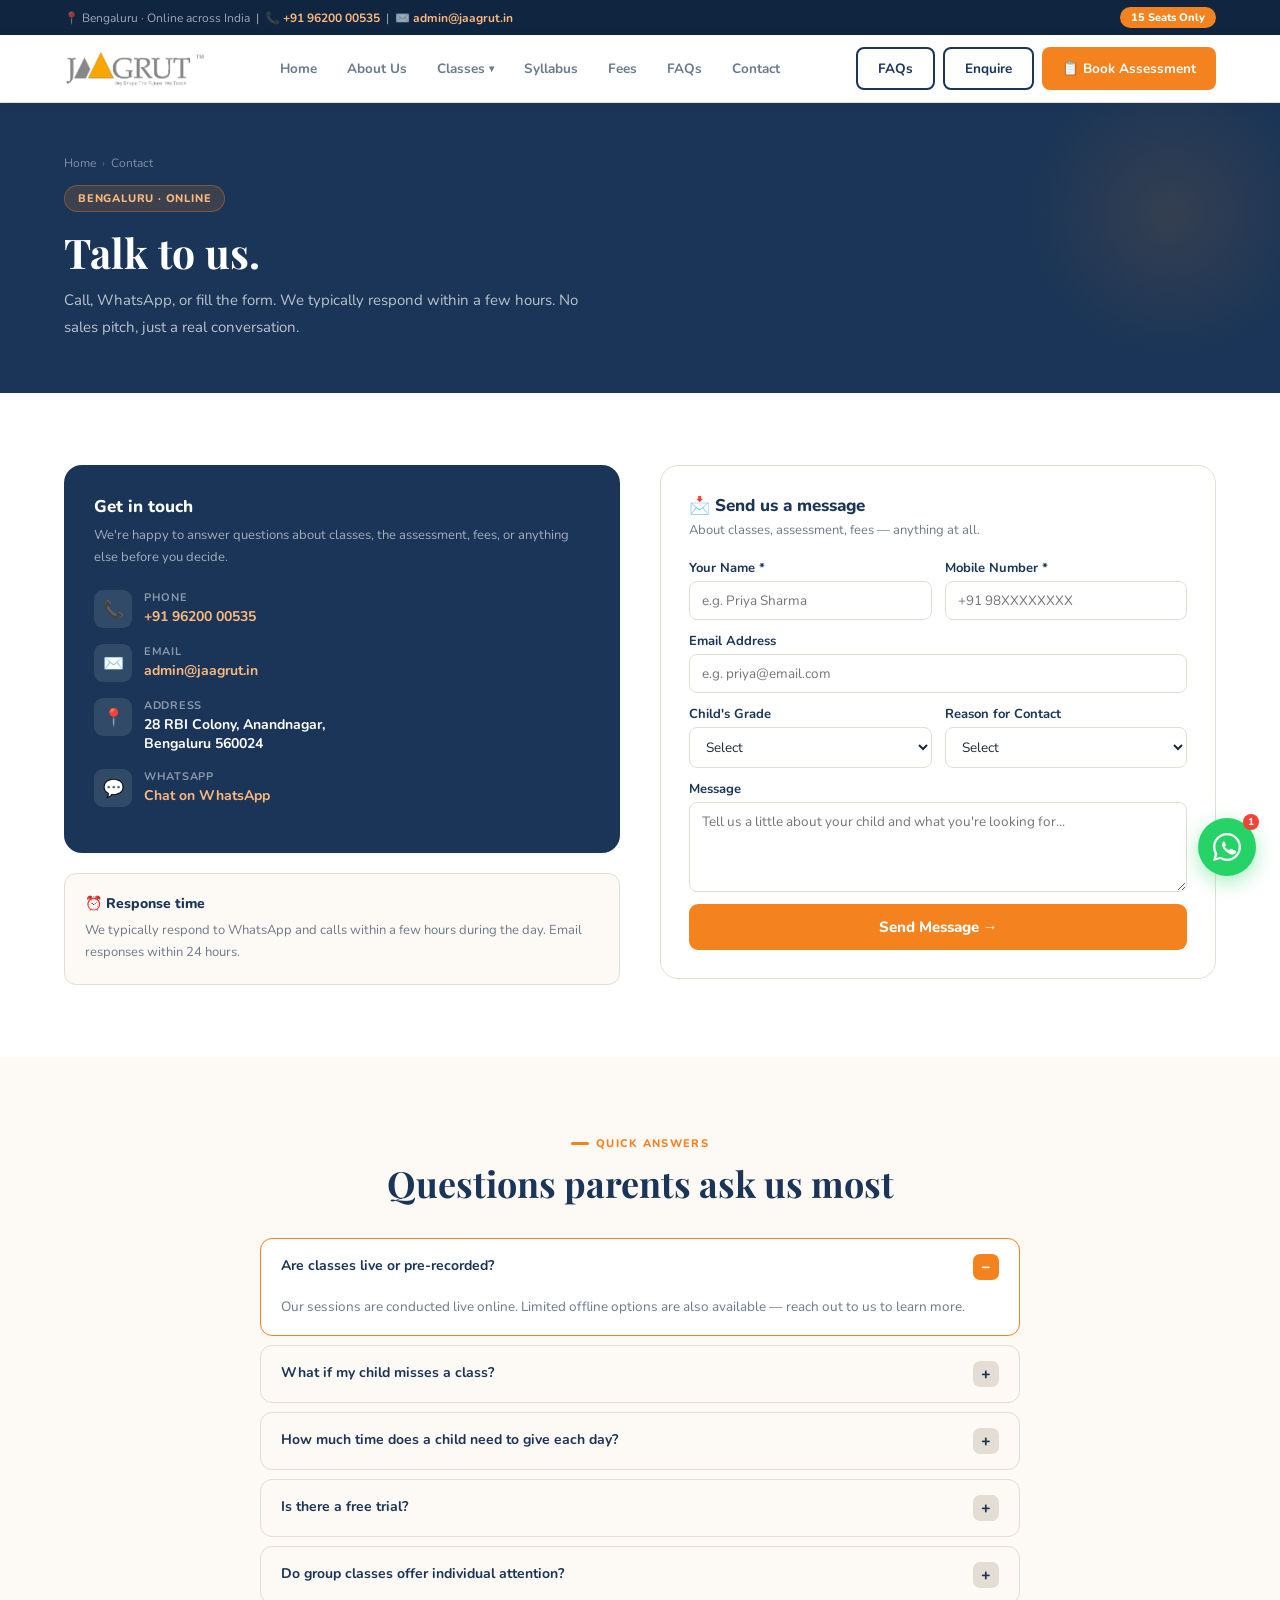
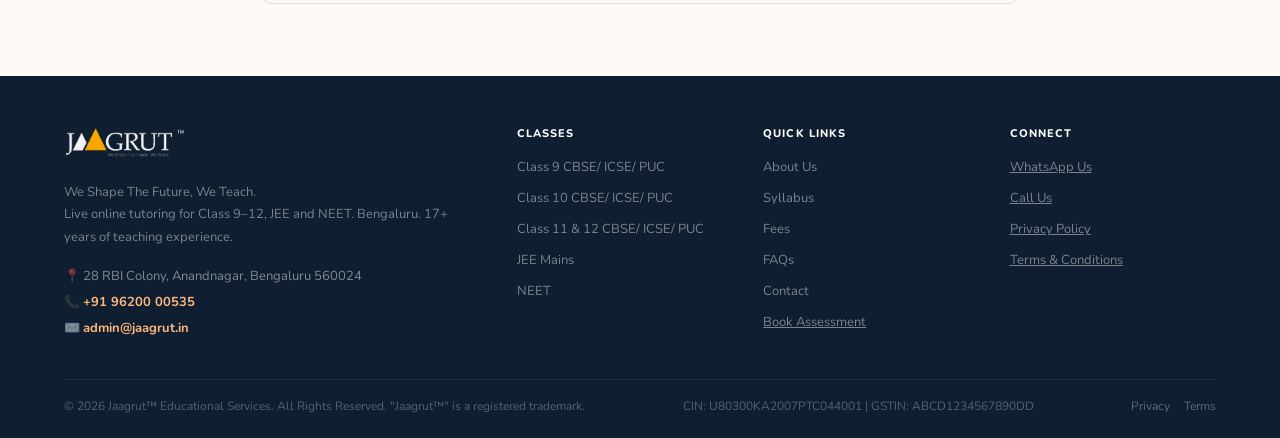
<file: contact.html>
<!DOCTYPE html>
<html lang="en">
<head>
<meta charset="UTF-8">
<meta name="viewport" content="width=device-width, initial-scale=1.0">
<title>Jaagrut™ – Live Online Classes | Bengaluru</title>
<link href="https://fonts.googleapis.com/css2?family=Nunito:wght@400;500;600;700;800;900&family=Playfair+Display:wght@600;700&display=swap" rel="stylesheet">
<link rel="stylesheet" href="style.css">
</head>
<body>

<!-- TOPBAR -->
<div class="topbar">
  <span>📍 Bengaluru · Online across India &nbsp;|&nbsp; 📞 <a href="tel:+919620000535">+91 96200 00535</a> &nbsp;|&nbsp; ✉️ <a href="mailto:admin@jaagrut.in">admin@jaagrut.in</a></span>
  <div class="topbar-r">
    <!-- <span>New batch · 11 April 2026</span> -->
    <span class="tb-pill">15 Seats Only</span>
  </div>
</div>

<!-- NAV -->
<nav>
  <div class="logo" onclick="goTo('home')">
    <img src="./Group 1.png" alt="" srcset="" width="140px">
  </div>
  <ul class="nav-menu">
    <li><button class="nav-link" onclick="goTo('home')">Home</button></li>
    <li><button class="nav-link" onclick="goTo('about')">About Us</button></li>
    <li class="nav-item">
      <button class="nav-link">Classes <span class="arr">▾</span></button>
      <div class="dropdown">
        <span class="dd-link" onclick="goTo('class9')">Class 9</span>
        <span class="dd-link" onclick="goTo('class10')">Class 10<span class="tag">Featured</span></span>
        <span class="dd-link" onclick="goTo('class11')">Class 11 &amp; 12</span>
        <span class="dd-link" onclick="goTo('jee')">JEE Mains</span>
        <span class="dd-link" onclick="goTo('neet')">NEET</span>
      </div>
    </li>
    <li><button class="nav-link" onclick="goTo('syllabus')">Syllabus</button></li>
    <li><button class="nav-link" onclick="goTo('fees')">Fees</button></li>
    <li><button class="nav-link" onclick="goTo('faqs')">FAQs</button></li>
    <li><button class="nav-link" onclick="goTo('contact')">Contact</button></li>
  </ul>
  <div class="nav-ctas">
    <button class="btn btn-ghost" onclick="goTo('faqs')">FAQs</button>
    <button class="btn btn-ghost" onclick="goTo('contact')">Enquire</button>
    <button class="btn btn-primary" onclick="openAssess()">📋 Book Assessment</button>
  </div>
</nav>
<!-- ════════════════════════════════
     PAGE: CONTACT
     ════════════════════════════════ -->
<div class="page active" id="pg-contact">
  <div class="page-hero">
    <div class="page-hero-inner">
      <div class="breadcrumb"><span onclick="goTo('home')">Home</span><span class="sep">›</span><span>Contact</span></div>
      <div class="page-hero-eyebrow">Bengaluru · Online</div>
      <h1>Talk to us.</h1>
      <p>Call, WhatsApp, or fill the form. We typically respond within a few hours. No sales pitch, just a real conversation.</p>
    </div>
  </div>

  <section>
    <div class="contact-grid">
      <div>
        <div class="contact-info-card" style="margin-bottom:20px">
          <div class="ci-head">Get in touch</div>
          <div class="ci-sub">We're happy to answer questions about classes, the assessment, fees, or anything else before you decide.</div>
          <div class="ci-item"><div class="ci-ico">📞</div><div><div class="ci-label">Phone</div><div class="ci-val"><a href="tel:+919620000535">+91 96200 00535</a></div></div></div>
          <div class="ci-item"><div class="ci-ico">✉️</div><div><div class="ci-label">Email</div><div class="ci-val"><a href="mailto:admin@jaagrut.in">admin@jaagrut.in</a></div></div></div>
          <div class="ci-item"><div class="ci-ico">📍</div><div><div class="ci-label">Address</div><div class="ci-val">28 RBI Colony, Anandnagar,<br>Bengaluru 560024</div></div></div>
          <div class="ci-item"><div class="ci-ico">💬</div><div><div class="ci-label">WhatsApp</div><div class="ci-val"><a href="https://wa.me/919620000535" target="_blank">Chat on WhatsApp</a></div></div></div>
        </div>
        <div style="background:var(--cream);border-radius:var(--radius);padding:20px;border:1px solid var(--border)">
          <div style="font-size:14px;font-weight:800;color:var(--navy);margin-bottom:6px">⏰ Response time</div>
          <div style="font-size:13px;color:var(--muted);line-height:1.7">We typically respond to WhatsApp and calls within a few hours during the day. Email responses within 24 hours.</div>
        </div>
      </div>
      <div class="contact-form-card">
        <div style="font-size:17px;font-weight:800;color:var(--navy);margin-bottom:4px">📩 Send us a message</div>
        <div style="font-size:13px;color:var(--muted);margin-bottom:20px">About classes, assessment, fees — anything at all.</div>
        <div id="contactForm">
          <div class="form-row">
            <div class="fg"><label>Your Name *</label><input type="text" placeholder="e.g. Priya Sharma" id="c_name"></div>
            <div class="fg"><label>Mobile Number *</label><input type="tel" placeholder="+91 98XXXXXXXX" id="c_phone"></div>
          </div>
          <div class="fg"><label>Email Address</label><input type="email" placeholder="e.g. priya@email.com" id="c_email"></div>
          <div class="form-row">
            <div class="fg"><label>Child's Grade</label><select id="c_grade"><option value="">Select</option><option>Class 8</option><option>Class 9</option><option>Class 10</option><option>Class 11</option><option>Class 12</option><option>JEE / NEET</option></select></div>
            <div class="fg"><label>Reason for Contact</label><select id="c_reason"><option value="">Select</option><option>Class enquiry</option><option>Assessment booking</option><option>Fee details</option><option>Syllabus question</option><option>Something else</option></select></div>
          </div>
          <div class="fg"><label>Message</label><textarea placeholder="Tell us a little about your child and what you're looking for..." id="c_msg" style="min-height:90px"></textarea></div>
          <button class="form-submit" onclick="submitContact()">Send Message →</button>
        </div>
        <div id="contactOk" style="display:none;text-align:center;padding:20px 0">
          <div style="font-size:44px;margin-bottom:10px">✅</div>
          <div style="font-size:18px;font-weight:800;color:var(--green);margin-bottom:6px">Message Sent!</div>
          <div style="font-size:13.5px;color:var(--muted);line-height:1.75">We'll get back to you within a few hours.<br><strong>Jaagrut™ · +91 96200 00535</strong></div>
        </div>
      </div>
    </div>
  </section>

  <!-- FAQ -->
  <section class="cream-sec">
    <div class="tc" style="margin-bottom:32px">
      <div class="eyebrow">Quick Answers</div>
      <h2 class="sec">Questions parents ask us most</h2>
    </div>
    <div class="faq-list" style="max-width:760px;margin:0 auto">
      <div class="faq-item open"><div class="faq-q" onclick="toggleFaq(this)"><span class="faq-qt">Are classes live or pre-recorded?</span><div class="faq-tog">−</div></div><div class="faq-a">Our sessions are conducted live online. Limited offline options are also available — reach out to us to learn more.</div></div>
      <div class="faq-item"><div class="faq-q" onclick="toggleFaq(this)"><span class="faq-qt">What if my child misses a class?</span><div class="faq-tog">+</div></div><div class="faq-a">For group batches, recorded sessions are not provided by default; however, sessions can be recorded upon request. We recommend reaching out to our counsellor to explore the best option for your child.</div></div>
      <div class="faq-item"><div class="faq-q" onclick="toggleFaq(this)"><span class="faq-qt">How much time does a child need to give each day?</span><div class="faq-tog">+</div></div><div class="faq-a">Typically 1–3 hours a day, depending on your child's grade and learning goals. A detailed schedule is shared with parents at the start of the programme. For a personalised estimate, speak with a Jaagrut counsellor.</div></div>
      <div class="faq-item"><div class="faq-q" onclick="toggleFaq(this)"><span class="faq-qt">Is there a free trial?</span><div class="faq-tog">+</div></div><div class="faq-a">Yes! For 1-on-1 sessions, we offer a free 30-minute trial. For group batches, if your child joins from Day 1, you get 15 days free before any payment is due. If your child joins mid-way through a topic, learning begins from the next fresh topic with a 7-day free trial — note that a prior assessment is required, which carries a nominal fee of ₹250.</div></div>
      <div class="faq-item"><div class="faq-q" onclick="toggleFaq(this)"><span class="faq-qt">Do group classes offer individual attention?</span><div class="faq-tog">+</div></div><div class="faq-a">We do our best to track every student's progress in each class. That said, a group session is inherently different from a 1-on-1 class for personalized attention.</div></div>
    </div>
  </section>
</div><!-- /pg-contact -->
<!-- FOOTER (shared) -->
<footer>
  <div class="footer-grid">
    <div>
      <div style="display:inline-flex;align-items:center;gap:8px;margin-bottom:11px">
        <img src="./Group 4.png" alt="" width="120px;">
      </div>
      <p class="footer-desc">We Shape The Future, We Teach.<br>Live online tutoring for Class 9–12, JEE and NEET. Bengaluru. 17+ years of teaching experience.</p>
      <div class="footer-contact">📍 28 RBI Colony, Anandnagar, Bengaluru 560024<br>📞 <a href="tel:+919620000535">+91 96200 00535</a><br>✉️ <a href="mailto:admin@jaagrut.in">admin@jaagrut.in</a></div>
    </div>
    <div>
      <div class="f-head">Classes</div>
      <ul class="f-links">
        <li><span onclick="goTo('class9')">Class 9 CBSE/ ICSE/ PUC</span></li>
        <li><span onclick="goTo('class10')">Class 10 CBSE/ ICSE/ PUC</span></li>
        <li><span onclick="goTo('class11')">Class 11 &amp; 12 CBSE/ ICSE/ PUC</span></li>
        <li><span onclick="goTo('jee')">JEE Mains</span></li>
        <li><span onclick="goTo('neet')">NEET</span></li>
      </ul>
    </div>
    <div>
      <div class="f-head">Quick Links</div>
      <ul class="f-links">
        <li><span onclick="goTo('about')">About Us</span></li>
        <li><span onclick="goTo('syllabus')">Syllabus</span></li>
        <li><span onclick="goTo('fees')">Fees</span></li>
        <li><span onclick="goTo('faqs')">FAQs</span></li>
        <li><span onclick="goTo('contact')">Contact</span></li>
        <li><a href="#" onclick="openAssess()">Book Assessment</a></li>
      </ul>
    </div>
    <div>
      <div class="f-head">Connect</div>
      <ul class="f-links">
        <li><a href="https://wa.me/919620000535" target="_blank">WhatsApp Us</a></li>
        <li><a href="tel:+919620000535">Call Us</a></li>
        <li><a href="#">Privacy Policy</a></li>
        <li><a href="#">Terms &amp; Conditions</a></li>
      </ul>
    </div>
  </div>
  <div class="footer-btm">
    <span style="color:rgba(255,255,255,.3)">© 2026 Jaagrut™ Educational Services. All Rights Reserved. "Jaagrut™" is a registered trademark.</span>
    <span style="color:rgba(255,255,255,.3)">CIN: U80300KA2007PTC044001 | GSTIN: ABCD1234567890DD</span>
    <div style="display:flex;gap:14px"><a href="#">Privacy</a><a href="#">Terms</a></div>
  </div>
</footer>

<!-- WHATSAPP -->
<div class="wa-widget">
  <div class="wa-panel" id="waPanel">
    <div class="wa-head">
      <div class="wa-av">🎓</div>
      <div><div class="wa-name">Jaagrut™ Support</div><div class="wa-status"><span class="wa-online"></span> Typically replies in minutes</div></div>
      <button class="wa-x" onclick="toggleWa()">✕</button>
    </div>
    <div class="wa-body"><div class="wa-msg"><strong>Jaagrut™ Team</strong>👋 Hi! How can we help you today?</div></div>
    <div class="wa-actions">
      <a class="wa-action" href="https://wa.me/919620000535?text=Hi%2C+I+want+to+book+the+assessment." target="_blank">📋 Book Assessment (₹250)</a>
      <a class="wa-action" href="https://wa.me/919620000535?text=Hi%2C+I+want+to+know+the+fee+structure." target="_blank"><img src="./whatsapp.svg" style="width: 20px;" alt=""> Enquire Now</a>
      <a class="wa-action" href="https://wa.me/919620000535?text=Hi%2C+I+have+a+question+about+Jaagrut." target="_blank">💬 General Enquiry</a>
    </div>
  </div>
  <div style="position:relative">
    <button class="wa-btn" onclick="toggleWa()">
      <svg viewBox="0 0 32 32" xmlns="http://www.w3.org/2000/svg"><path d="M16 0C7.163 0 0 7.163 0 16c0 2.822.736 5.471 2.027 7.773L0 32l8.469-2.219A15.938 15.938 0 0016 32c8.837 0 16-7.163 16-16S24.837 0 16 0zm0 29.333a13.27 13.27 0 01-6.771-1.854l-.486-.289-5.028 1.317 1.341-4.894-.317-.502A13.267 13.267 0 012.667 16C2.667 8.636 8.636 2.667 16 2.667S29.333 8.636 29.333 16 23.364 29.333 16 29.333zm7.27-9.907c-.397-.199-2.351-1.16-2.717-1.292-.365-.132-.631-.199-.897.199-.266.398-.797 1.026-.976 1.225-.179.199-.358.199-.664.066a8.565 8.565 0 01-2.513-1.554 9.441 9.441 0 01-1.74-2.168c-.179-.398-.019-.598.137-.798.14-.178.332-.465.498-.664.166-.199.199-.332.298-.531.099-.2.05-.398-.025-.597-.075-.2-.897-2.162-1.229-2.96-.323-.778-.65-.672-.897-.685-.233-.012-.498-.015-.764-.015-.266 0-.697.1-.1.498-.365.398-1.395 1.36-1.395 3.316s1.428 3.847 1.627 4.112c.2.265 2.81 4.292 6.809 6.018.952.41 1.694.656 2.273.84.955.304 1.824.261 2.512.158.767-.114 2.351-.961 2.684-1.89.333-.929.333-1.726.233-1.892-.1-.165-.366-.265-.764-.464z"/></svg>
    </button>
    <span class="wa-notif" id="waN">1</span>
  </div>
</div>

<!-- ASSESSMENT MODAL -->
<div class="modal-overlay" id="assessModal">
  <div class="modal-box">
    <div class="modal-head">
      <div><div class="modal-title">📋 Book Maths Diagnostic Assessment</div><div class="modal-sub">Online · Adjusted on enrolment</div></div>
      <button class="modal-x" onclick="closeAssess()">✕</button>
    </div>
    <div class="modal-body" id="assessBody">
      <div class="form-notice"><strong>A genuine Maths diagnostic, not a sales call.</strong> Enrol → fee is fully adjusted. Don't enrol → live faculty session.</div>
      <div class="form-row">
        <div class="fg"><label>Student's Full Name *</label><input type="text" placeholder="e.g. Aryan Sharma" id="f_name"></div>
        <div class="fg"><label>Current Grade *</label><select id="f_grade"><option value="">Select grade</option><option>Class 9</option><option>Class 10</option><option>Class 11</option><option>Class 12</option></select></div>
      </div>
      <div class="form-row">
        <div class="fg"><label>Parent Name *</label><input type="text" placeholder="e.g. Priya Sharma" id="f_parent"></div>
        <div class="fg"><label>Mobile Number *</label><input type="tel" placeholder="+91 98XXXXXXXX" id="f_phone"></div>
      </div>
      <div class="form-row">
        <div class="fg"><label>Preferred Date *</label><input type="date" id="f_date"></div>
        <div class="fg"><label>Preferred Slot *</label><select id="f_slot"><option value="">Select slot</option><option>Morning · 9:00 AM – 11:00 AM</option><option>Afternoon · 12:00 PM – 2:00 PM</option><option>Evening · 5:00 PM – 7:00 PM</option></select></div>
      </div>
      <div class="form-row">
        <div class="fg"><label>Curriculum *</label><select id="f_board"><option value="">Select</option><option>CBSE</option><option>ICSE</option><option>PUC</option></select></div>
        <div class="fg"><label>City *</label><input type="text" placeholder="e.g. Bengaluru" id="f_loc"><span class="hint">Classes are online. Helps with scheduling.</span></div>
      </div>
      <button class="form-submit" onclick="submitAssess()">Book My Assessment →</button>
    </div>
    <div class="form-success" id="assessOk">
      <div class="fs-ico">✅</div>
      <div class="fs-title">Assessment Booked!</div>
      <div class="fs-desc">Our team will contact you within a few hours to confirm your slot and share the ₹250 payment link.<br><br><strong>Jaagrut™ · +91 96200 00535</strong></div>
    </div>
  </div>
</div>

<!-- FEE MODAL -->
<div class="modal-overlay" id="feeModal">
  <div class="modal-box" style="max-width:510px">
    <div class="modal-head">
      <div><div class="modal-title">💬 Fee Enquiry</div><div class="modal-sub">Exact fees, discounts &amp; instalment options shared personally</div></div>
      <button class="modal-x" onclick="closeFee()">✕</button>
    </div>
    <div class="modal-body" id="feeBody">
      <div class="form-row">
        <div class="fg"><label>Your Name *</label><input type="text" placeholder="e.g. Priya Sharma" id="fm_name"></div>
        <div class="fg"><label>Mobile Number *</label><input type="tel" placeholder="+91 98XXXXXXXX" id="fm_phone"></div>
      </div>
      <div class="form-row">
        <div class="fg"><label>Child's Grade *</label><select id="fm_grade"><option value="">Select</option><option>Class 8</option><option>Class 9</option><option>Class 10</option><option>Class 11</option><option>Class 12</option><option>JEE / NEET</option></select></div>
        <div class="fg"><label>Subjects Interested In</label><select id="fm_subj"><option value="">Select</option><option>Maths only</option><option>Science only</option><option>Maths + Science</option><option>All 4 subjects</option><option>JEE / NEET</option><option>Not sure yet</option></select></div>
      </div>
      <div class="fg"><label>No. of Children Enrolling</label><select id="fm_kids"><option value="1">1 child</option><option value="2">2 children (sibling discount)</option><option value="3">3+</option></select><span class="hint">Sibling discount applies — mention it here.</span></div>
      <button class="form-submit" onclick="submitFee()">Send Enquiry →</button>
    </div>
    <div class="form-success" id="feeOk">
      <div class="fs-ico">📩</div>
      <div class="fs-title">Enquiry Received!</div>
      <div class="fs-desc">We'll call or WhatsApp you within a few hours with exact fees, sibling discounts and instalment options.<br><br><strong>Jaagrut™ · +91 96200 00535</strong></div>
    </div>
  </div>
</div>

<script src="main.js" defer></script>
</body>
</html>
</file>
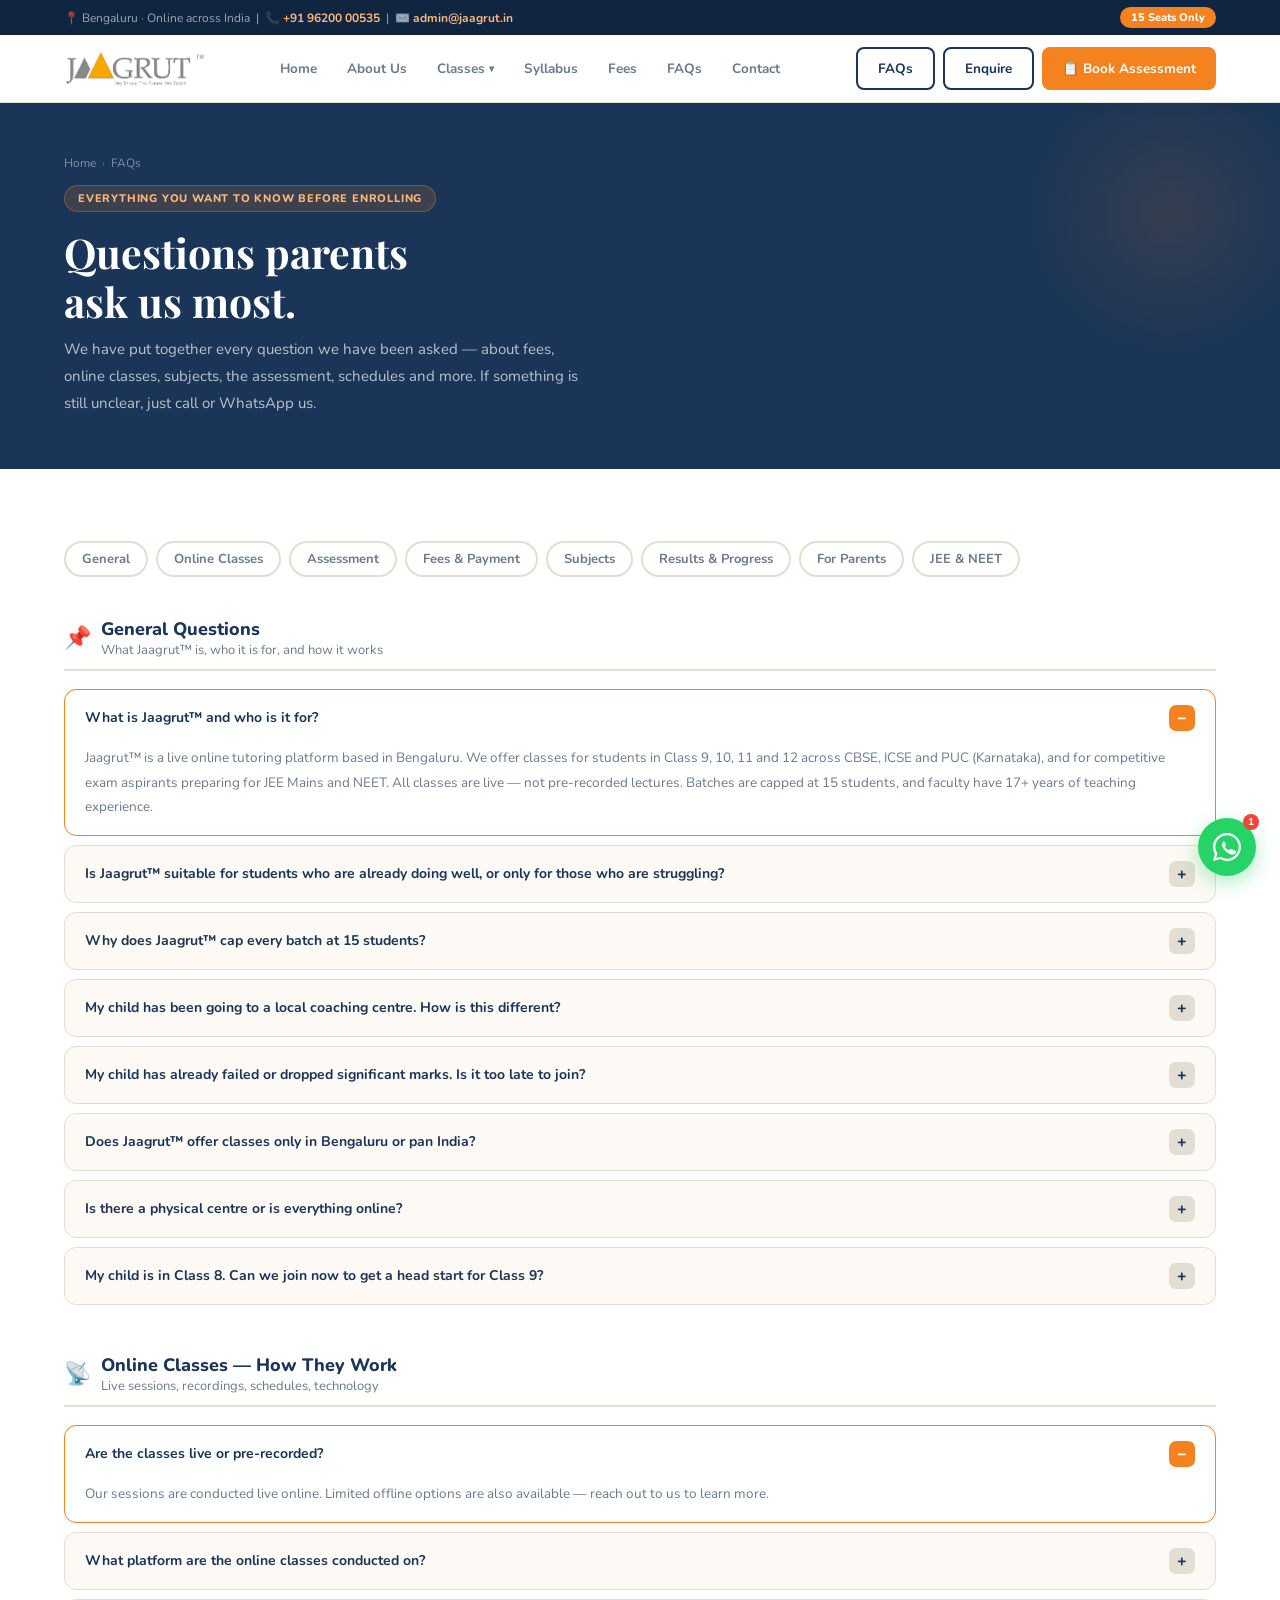
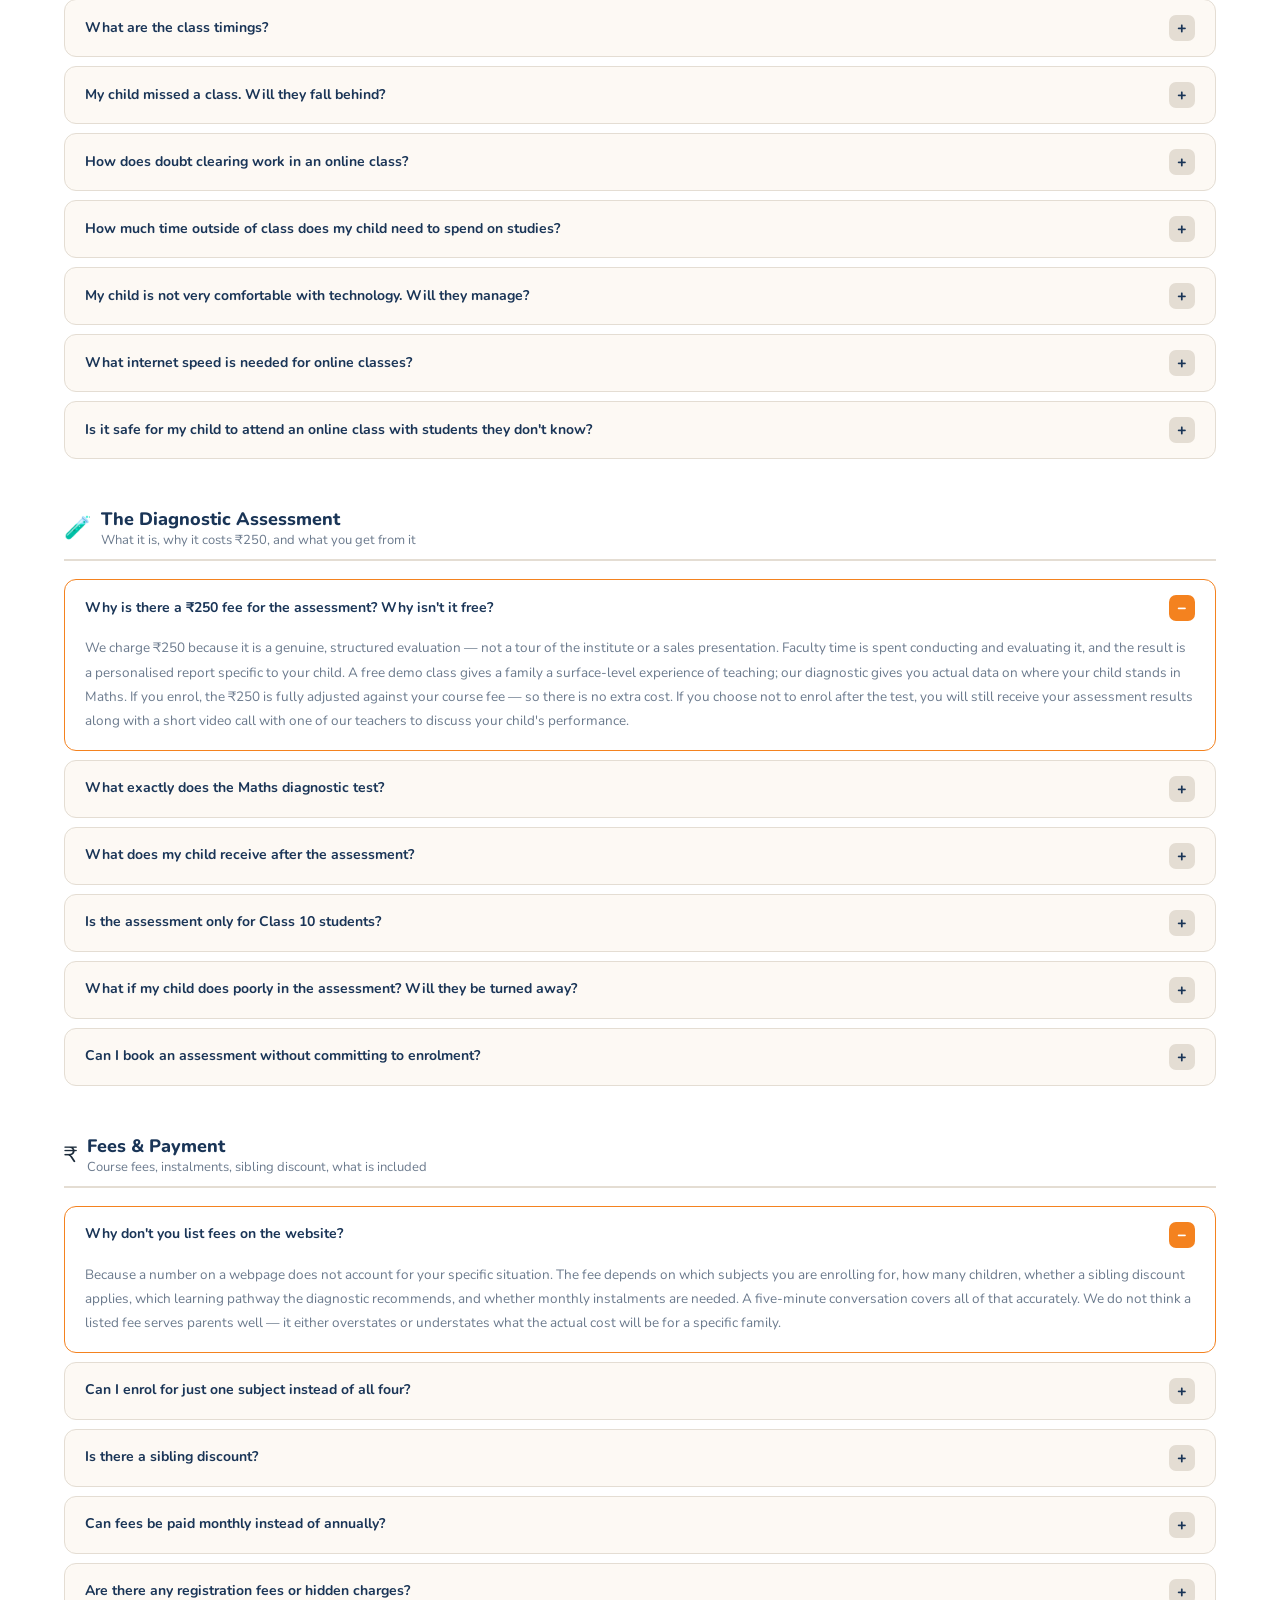
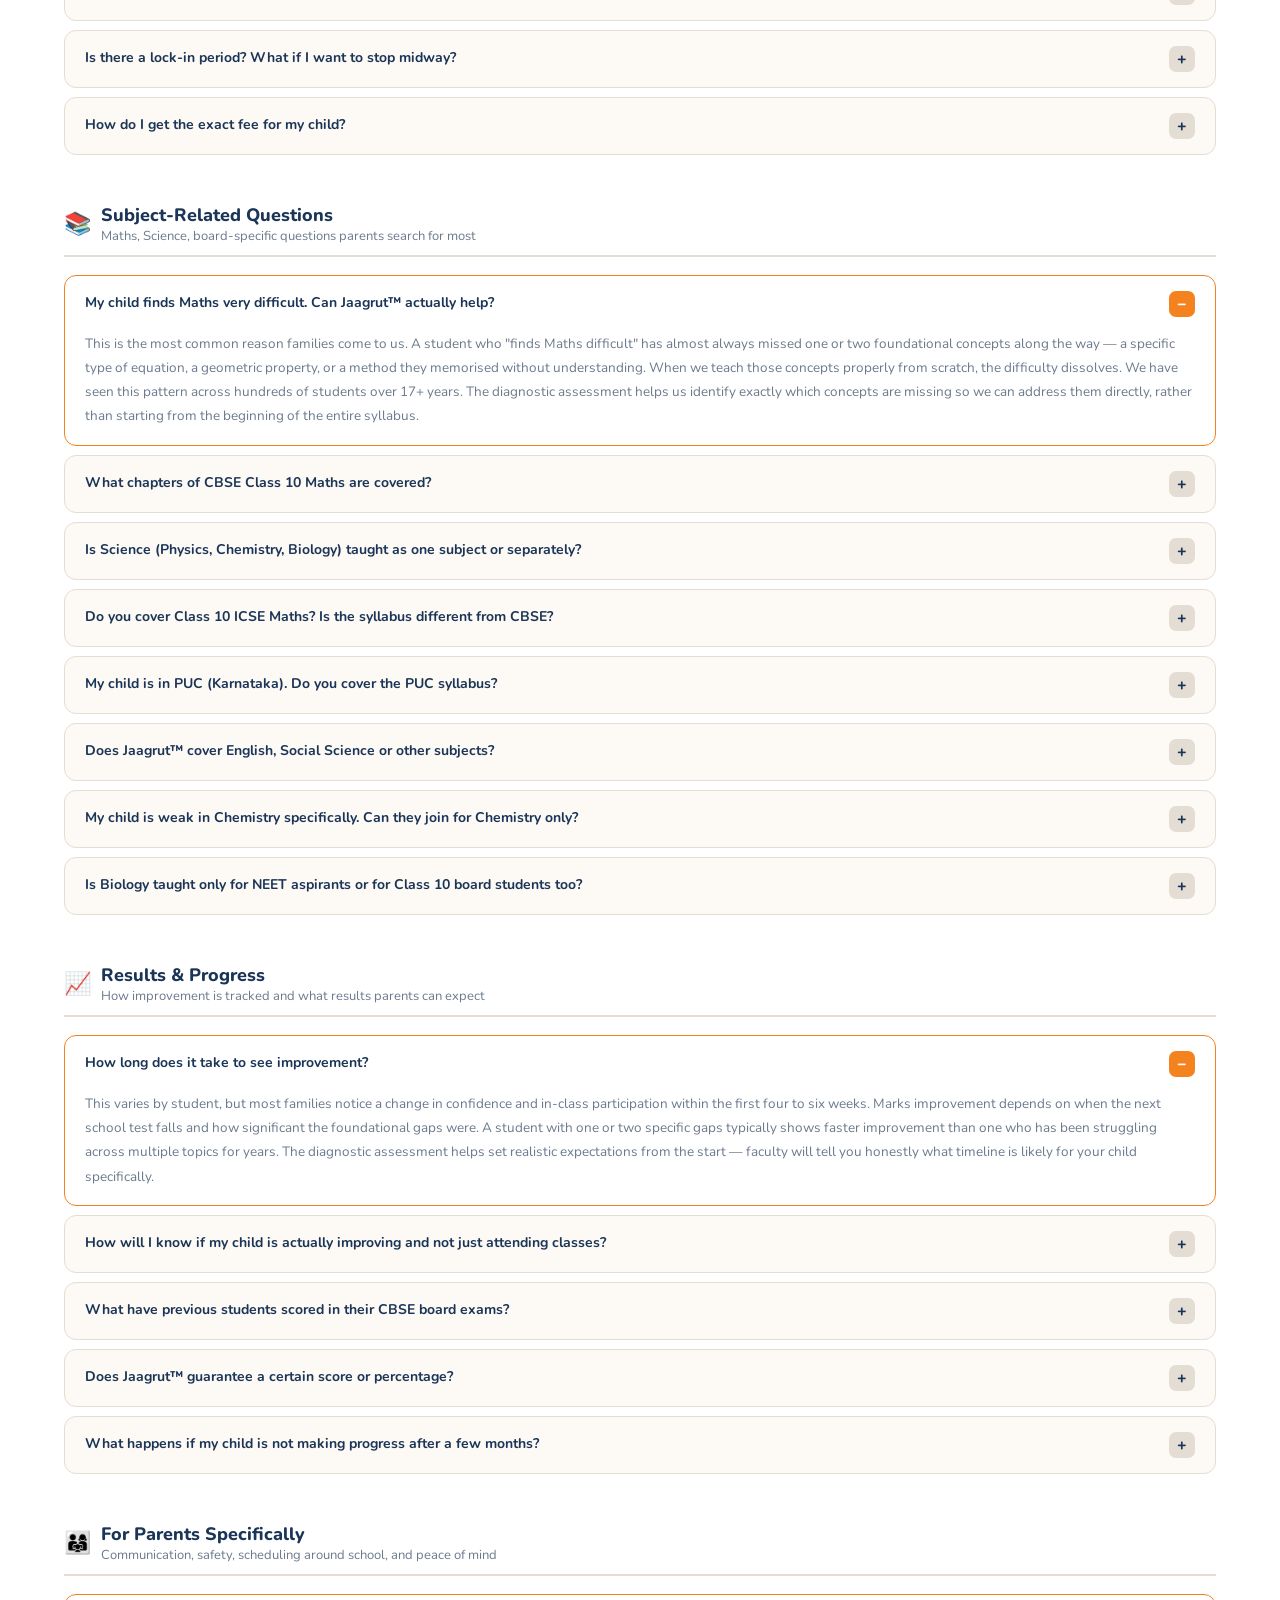
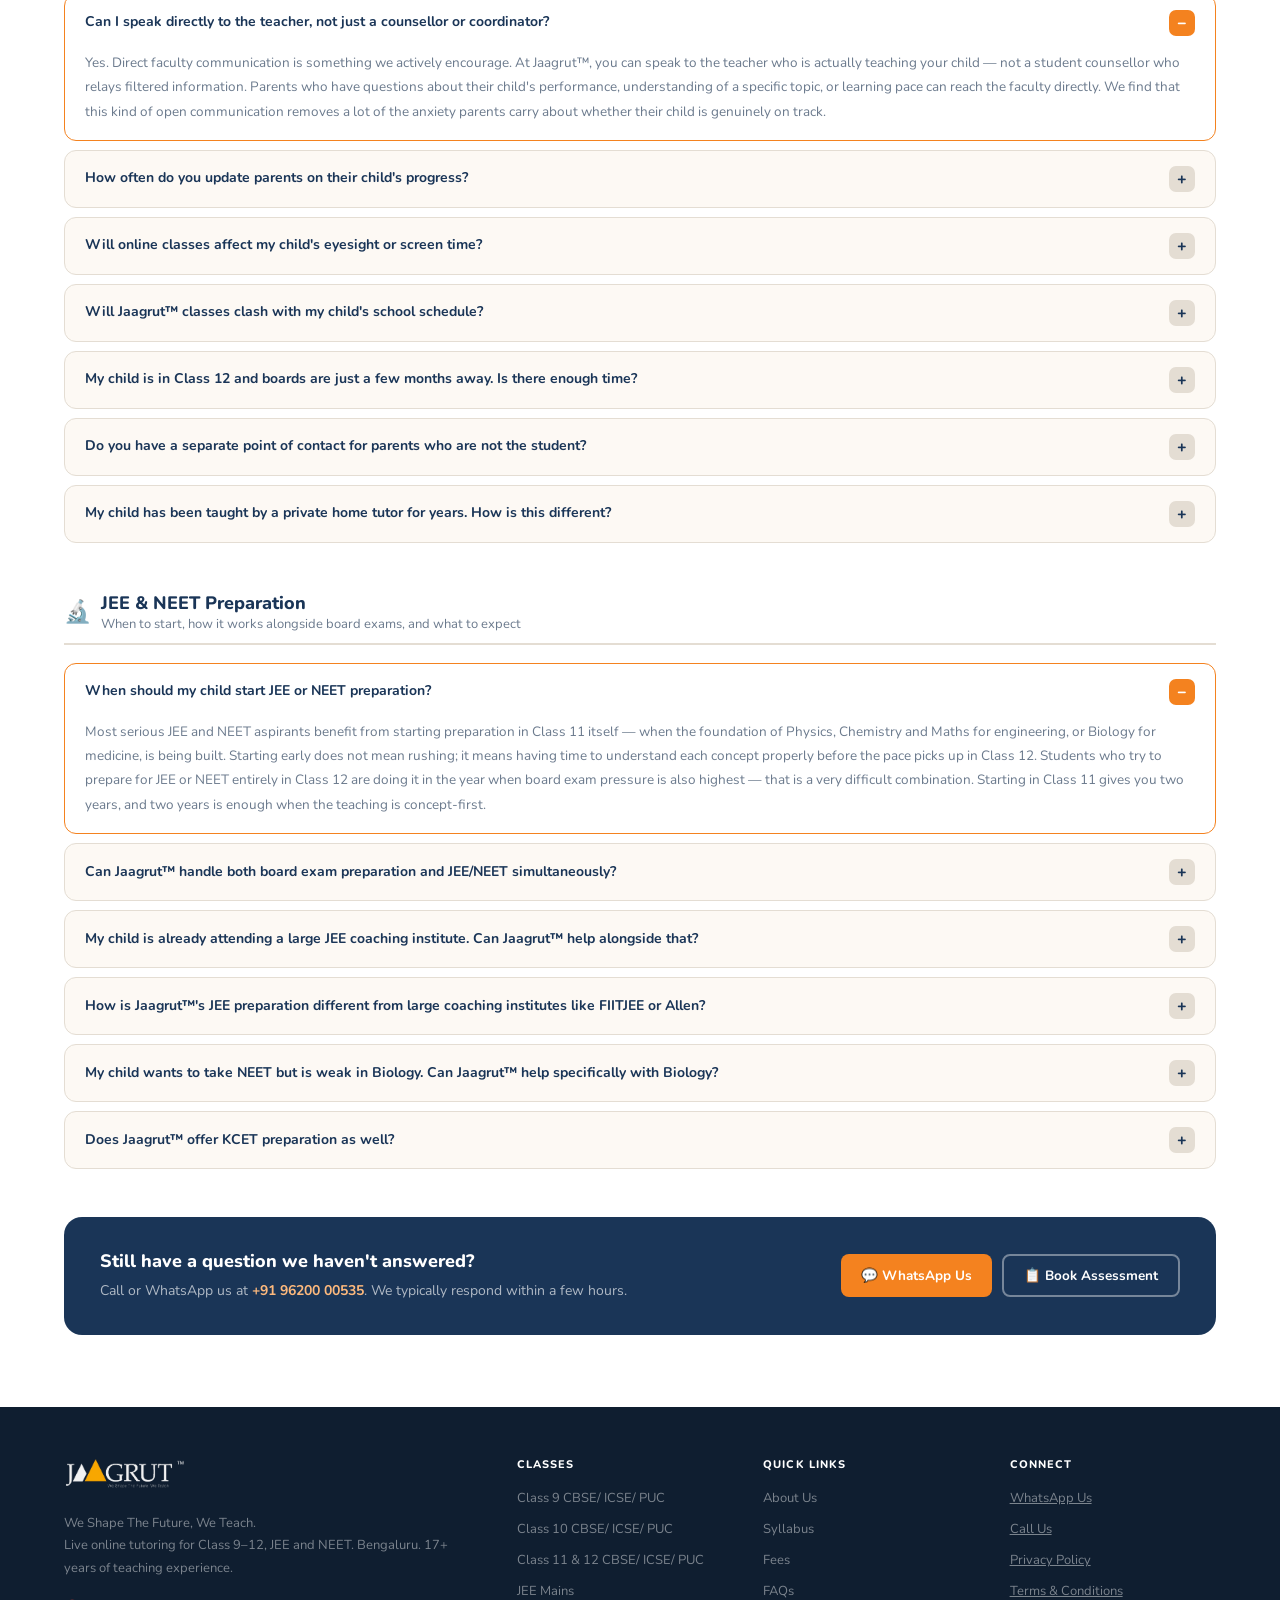
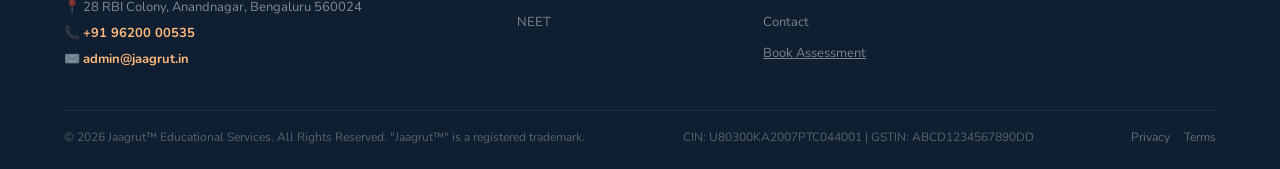
<file: faqs.html>
<!DOCTYPE html>
<html lang="en">
<head>
<meta charset="UTF-8">
<meta name="viewport" content="width=device-width, initial-scale=1.0">
<title>Jaagrut™ – Live Online Classes | Bengaluru</title>
<link href="https://fonts.googleapis.com/css2?family=Nunito:wght@400;500;600;700;800;900&family=Playfair+Display:wght@600;700&display=swap" rel="stylesheet">
<link rel="stylesheet" href="style.css">
</head>
<body>

<!-- TOPBAR -->
<div class="topbar">
  <span>📍 Bengaluru · Online across India &nbsp;|&nbsp; 📞 <a href="tel:+919620000535">+91 96200 00535</a> &nbsp;|&nbsp; ✉️ <a href="mailto:admin@jaagrut.in">admin@jaagrut.in</a></span>
  <div class="topbar-r">
    <!-- <span>New batch · 11 April 2026</span> -->
    <span class="tb-pill">15 Seats Only</span>
  </div>
</div>

<!-- NAV -->
<nav>
  <div class="logo" onclick="goTo('home')">
    <img src="./Group 1.png" alt="" srcset="" width="140px">
  </div>
  <ul class="nav-menu">
    <li><button class="nav-link" onclick="goTo('home')">Home</button></li>
    <li><button class="nav-link" onclick="goTo('about')">About Us</button></li>
    <li class="nav-item">
      <button class="nav-link">Classes <span class="arr">▾</span></button>
      <div class="dropdown">
        <span class="dd-link" onclick="goTo('class9')">Class 9</span>
        <span class="dd-link" onclick="goTo('class10')">Class 10<span class="tag">Featured</span></span>
        <span class="dd-link" onclick="goTo('class11')">Class 11 &amp; 12</span>
        <span class="dd-link" onclick="goTo('jee')">JEE Mains</span>
        <span class="dd-link" onclick="goTo('neet')">NEET</span>
      </div>
    </li>
    <li><button class="nav-link" onclick="goTo('syllabus')">Syllabus</button></li>
    <li><button class="nav-link" onclick="goTo('fees')">Fees</button></li>
    <li><button class="nav-link" onclick="goTo('faqs')">FAQs</button></li>
    <li><button class="nav-link" onclick="goTo('contact')">Contact</button></li>
  </ul>
  <div class="nav-ctas">
    <button class="btn btn-ghost" onclick="goTo('faqs')">FAQs</button>
    <button class="btn btn-ghost" onclick="goTo('contact')">Enquire</button>
    <button class="btn btn-primary" onclick="openAssess()">📋 Book Assessment</button>
  </div>
</nav>
<!-- ════════════════════════════════
     PAGE: FAQs
     ════════════════════════════════ -->
<div class="page active" id="pg-faqs">
  <div class="page-hero">
    <div class="page-hero-inner">
      <div class="breadcrumb"><span onclick="goTo('home')">Home</span><span class="sep">›</span><span>FAQs</span></div>
      <div class="page-hero-eyebrow">Everything you want to know before enrolling</div>
      <h1>Questions parents<br>ask us most.</h1>
      <p>We have put together every question we have been asked — about fees, online classes, subjects, the assessment, schedules and more. If something is still unclear, just call or WhatsApp us.</p>
    </div>
  </div>

  <section>
    <!-- Quick jump -->
    <div style="display:flex;gap:8px;flex-wrap:wrap;margin-bottom:40px">
      <a href="#fq-general" style="padding:7px 16px;border-radius:20px;border:2px solid var(--border);font-size:13px;font-weight:700;color:var(--muted);text-decoration:none;transition:all .18s" onmouseover="this.style.background='var(--navy)';this.style.color='#fff';this.style.borderColor='var(--navy)'" onmouseout="this.style.background='';this.style.color='var(--muted)';this.style.borderColor='var(--border)'">General</a>
      <a href="#fq-online" style="padding:7px 16px;border-radius:20px;border:2px solid var(--border);font-size:13px;font-weight:700;color:var(--muted);text-decoration:none;transition:all .18s" onmouseover="this.style.background='var(--navy)';this.style.color='#fff';this.style.borderColor='var(--navy)'" onmouseout="this.style.background='';this.style.color='var(--muted)';this.style.borderColor='var(--border)'">Online Classes</a>
      <a href="#fq-assessment" style="padding:7px 16px;border-radius:20px;border:2px solid var(--border);font-size:13px;font-weight:700;color:var(--muted);text-decoration:none;transition:all .18s" onmouseover="this.style.background='var(--navy)';this.style.color='#fff';this.style.borderColor='var(--navy)'" onmouseout="this.style.background='';this.style.color='var(--muted)';this.style.borderColor='var(--border)'">Assessment</a>
      <a href="#fq-fees" style="padding:7px 16px;border-radius:20px;border:2px solid var(--border);font-size:13px;font-weight:700;color:var(--muted);text-decoration:none;transition:all .18s" onmouseover="this.style.background='var(--navy)';this.style.color='#fff';this.style.borderColor='var(--navy)'" onmouseout="this.style.background='';this.style.color='var(--muted)';this.style.borderColor='var(--border)'">Fees &amp; Payment</a>
      <a href="#fq-subjects" style="padding:7px 16px;border-radius:20px;border:2px solid var(--border);font-size:13px;font-weight:700;color:var(--muted);text-decoration:none;transition:all .18s" onmouseover="this.style.background='var(--navy)';this.style.color='#fff';this.style.borderColor='var(--navy)'" onmouseout="this.style.background='';this.style.color='var(--muted)';this.style.borderColor='var(--border)'">Subjects</a>
      <a href="#fq-results" style="padding:7px 16px;border-radius:20px;border:2px solid var(--border);font-size:13px;font-weight:700;color:var(--muted);text-decoration:none;transition:all .18s" onmouseover="this.style.background='var(--navy)';this.style.color='#fff';this.style.borderColor='var(--navy)'" onmouseout="this.style.background='';this.style.color='var(--muted)';this.style.borderColor='var(--border)'">Results &amp; Progress</a>
      <a href="#fq-parents" style="padding:7px 16px;border-radius:20px;border:2px solid var(--border);font-size:13px;font-weight:700;color:var(--muted);text-decoration:none;transition:all .18s" onmouseover="this.style.background='var(--navy)';this.style.color='#fff';this.style.borderColor='var(--navy)'" onmouseout="this.style.background='';this.style.color='var(--muted)';this.style.borderColor='var(--border)'">For Parents</a>
      <a href="#fq-jee-neet" style="padding:7px 16px;border-radius:20px;border:2px solid var(--border);font-size:13px;font-weight:700;color:var(--muted);text-decoration:none;transition:all .18s" onmouseover="this.style.background='var(--navy)';this.style.color='#fff';this.style.borderColor='var(--navy)'" onmouseout="this.style.background='';this.style.color='var(--muted)';this.style.borderColor='var(--border)'">JEE &amp; NEET</a>
    </div>

    <!-- ── GENERAL ── -->
    <div id="fq-general" style="margin-bottom:48px">
      <div style="display:flex;align-items:center;gap:10px;margin-bottom:18px;padding-bottom:10px;border-bottom:2px solid var(--border)">
        <span style="font-size:22px">📌</span>
        <div><div style="font-size:18px;font-weight:800;color:var(--navy)">General Questions</div><div style="font-size:13px;color:var(--muted)">What Jaagrut™ is, who it is for, and how it works</div></div>
      </div>
      <div class="faq-list">
        <div class="faq-item open"><div class="faq-q" onclick="toggleFaq(this)"><span class="faq-qt">What is Jaagrut™ and who is it for?</span><div class="faq-tog">−</div></div><div class="faq-a">Jaagrut™ is a live online tutoring platform based in Bengaluru. We offer classes for students in Class 9, 10, 11 and 12 across CBSE, ICSE and PUC (Karnataka), and for competitive exam aspirants preparing for JEE Mains and NEET. All classes are live — not pre-recorded lectures. Batches are capped at 15 students, and faculty have 17+ years of teaching experience.</div></div>
        <div class="faq-item"><div class="faq-q" onclick="toggleFaq(this)"><span class="faq-qt">Is Jaagrut™ suitable for students who are already doing well, or only for those who are struggling?</span><div class="faq-tog">+</div></div><div class="faq-a">Both. Students who are already performing well benefit from the depth and conceptual clarity we provide — which becomes especially valuable in competitive exams. Students who are struggling benefit from the small batch size, the patient teaching approach, and the willingness of faculty to go back to basics when needed. The ₹250 Maths diagnostic helps us understand exactly where each student stands and what they need.</div></div>
        <div class="faq-item"><div class="faq-q" onclick="toggleFaq(this)"><span class="faq-qt">Why does Jaagrut™ cap every batch at 15 students?</span><div class="faq-tog">+</div></div><div class="faq-a">In a group of 30 or 40 students, a child can stay silent and confused for weeks before anyone notices. In a batch of 15, that cannot happen. Faculty know every student's name and their current understanding. Progress is tracked individually, not collectively. We have kept this limit since we started — it is not a marketing point, it is the reason our students actually improve.</div></div>
        <div class="faq-item"><div class="faq-q" onclick="toggleFaq(this)"><span class="faq-qt">My child has been going to a local coaching centre. How is this different?</span><div class="faq-tog">+</div></div><div class="faq-a">The most visible difference is batch size and what happens inside the class. Most local coaching centres operate with 30 to 60 students per batch, which means individual attention is not practically possible. At Jaagrut™, the batch is 15 students maximum, the teaching is concept-first rather than question-pattern-driven, and parents are kept in the loop through direct faculty communication and monthly progress reports.</div></div>
        <div class="faq-item"><div class="faq-q" onclick="toggleFaq(this)"><span class="faq-qt">My child has already failed or dropped significant marks. Is it too late to join?</span><div class="faq-tog">+</div></div><div class="faq-a">It is rarely too late, and it depends less on marks and more on what is causing them. When a student has failed, it usually means they have specific foundational gaps — not that they are incapable of understanding the subject. Our diagnostic assessment tells us exactly where those gaps are. For some students, the main batch is the right fit straight away. For others, a foundation stage or 1-on-1 class is recommended first. We make that call honestly, not commercially.</div></div>
        <div class="faq-item"><div class="faq-q" onclick="toggleFaq(this)"><span class="faq-qt">Does Jaagrut™ offer classes only in Bengaluru or pan India?</span><div class="faq-tog">+</div></div><div class="faq-a">All Jaagrut™ classes are fully online, which means students from any city or state in India can enrol. The faculty are based in Bengaluru, and the teaching experience has been shaped by 17+ years in Bengaluru classrooms — but geography is no longer a constraint. Students from different cities attend the same batch as long as their board and class match.</div></div>
        <div class="faq-item"><div class="faq-q" onclick="toggleFaq(this)"><span class="faq-qt">Is there a physical centre or is everything online?</span><div class="faq-tog">+</div></div><div class="faq-a">Everything is online. There is no physical classroom to travel to. Classes are conducted live over secure video platforms. Our registered address is 28 RBI Colony, Anandnagar, Bengaluru 560024 — but instruction is entirely online.</div></div>
        <div class="faq-item"><div class="faq-q" onclick="toggleFaq(this)"><span class="faq-qt">My child is in Class 8. Can we join now to get a head start for Class 9?</span><div class="faq-tog">+</div></div><div class="faq-a">We currently do not run a dedicated Class 8 batch. However, a parent in this situation can speak to our faculty to understand what Class 9 will demand and whether their child's current Maths foundation is solid. If gaps exist, we can discuss options. You can reach us by calling +91 96200 00535 or filling the contact form.</div></div>
      </div>
    </div>

    <!-- ── ONLINE CLASSES ── -->
    <div id="fq-online" style="margin-bottom:48px">
      <div style="display:flex;align-items:center;gap:10px;margin-bottom:18px;padding-bottom:10px;border-bottom:2px solid var(--border)">
        <span style="font-size:22px">📡</span>
        <div><div style="font-size:18px;font-weight:800;color:var(--navy)">Online Classes — How They Work</div><div style="font-size:13px;color:var(--muted)">Live sessions, recordings, schedules, technology</div></div>
      </div>
      <div class="faq-list">
        <div class="faq-item open"><div class="faq-q" onclick="toggleFaq(this)"><span class="faq-qt">Are the classes live or pre-recorded?</span><div class="faq-tog">−</div></div><div class="faq-a">Our sessions are conducted live online. Limited offline options are also available — reach out to us to learn more.</div></div>
        <div class="faq-item"><div class="faq-q" onclick="toggleFaq(this)"><span class="faq-qt">What platform are the online classes conducted on?</span><div class="faq-tog">+</div></div><div class="faq-a">Classes are conducted on secure, well-established video conferencing platforms. The specific platform details are shared with enrolled families at the time of joining. All that is needed on the student's side is a laptop, tablet or desktop with a stable internet connection — a camera and microphone are helpful but not mandatory for attendance.</div></div>
        <div class="faq-item"><div class="faq-q" onclick="toggleFaq(this)"><span class="faq-qt">What are the class timings?</span><div class="faq-tog">+</div></div><div class="faq-a">Weekday classes run between 5:00 PM and 9:00 PM — two sessions of 1 hour 15 minutes each, scheduled after school hours. Weekend sessions wrap up before 3:00 PM. Your confirmed slot is shared after you complete the enrolment process. The structure is designed so that school, homework and Jaagrut™ classes do not conflict.</div></div>
        <div class="faq-item"><div class="faq-q" onclick="toggleFaq(this)"><span class="faq-qt">My child missed a class. Will they fall behind?</span><div class="faq-tog">+</div></div><div class="faq-a">For group batches, recorded sessions are not provided by default; however, sessions can be recorded upon request. We recommend reaching out to our counsellor to explore the best option for your child.</div></div>
        <div class="faq-item"><div class="faq-q" onclick="toggleFaq(this)"><span class="faq-qt">How does doubt clearing work in an online class?</span><div class="faq-tog">+</div></div><div class="faq-a">Doubts are cleared during the live session itself. Students can speak up, type in the chat, or raise a virtual hand — faculty address questions in real time. For doubts that arise outside class hours, students can reach out to the faculty and get them addressed at the start of the next session. Faculty at Jaagrut™ are accessible beyond class time — that is a deliberate part of how we operate.</div></div>
        <div class="faq-item"><div class="faq-q" onclick="toggleFaq(this)"><span class="faq-qt">How much time outside of class does my child need to spend on studies?</span><div class="faq-tog">+</div></div><div class="faq-a">We recommend 30 to 45 minutes of self-study after each session — going through the worksheet, and attempting the practice problems. This is not a rigid requirement but a reasonable habit that compounds well over a semester.</div></div>
        <div class="faq-item"><div class="faq-q" onclick="toggleFaq(this)"><span class="faq-qt">My child is not very comfortable with technology. Will they manage?</span><div class="faq-tog">+</div></div><div class="faq-a">Yes. The platforms used are straightforward — students need to click a link and join the call. There is no complex software to install or learn. If a student or parent is unfamiliar with the process, our team walks you through it before the first session. With a batch of only 15 students, the faculty also notice quickly if a technical issue is disrupting a student's participation and can help troubleshoot.</div></div>
        <div class="faq-item"><div class="faq-q" onclick="toggleFaq(this)"><span class="faq-qt">What internet speed is needed for online classes?</span><div class="faq-tog">+</div></div><div class="faq-a">A stable internet connection of 5 Mbps or above is generally sufficient for video classes. We recommend using a fixed broadband connection rather than mobile data for live sessions, though students in areas with strong 4G or 5G coverage manage fine on mobile data as well.</div></div>
        <div class="faq-item"><div class="faq-q" onclick="toggleFaq(this)"><span class="faq-qt">Is it safe for my child to attend an online class with students they don't know?</span><div class="faq-tog">+</div></div><div class="faq-a">Yes. Batches have a maximum of 15 students, and each batch is a closed group — no one outside the enrolled students and faculty can join. All participants are verified at enrolment. The small size means every child is known by name and monitored. There are no anonymous interactions. The environment is structured, supervised, and educationally focused throughout.</div></div>
      </div>
    </div>

    <!-- ── ASSESSMENT ── -->
    <div id="fq-assessment" style="margin-bottom:48px">
      <div style="display:flex;align-items:center;gap:10px;margin-bottom:18px;padding-bottom:10px;border-bottom:2px solid var(--border)">
        <span style="font-size:22px">🧪</span>
        <div><div style="font-size:18px;font-weight:800;color:var(--navy)">The Diagnostic Assessment</div><div style="font-size:13px;color:var(--muted)">What it is, why it costs ₹250, and what you get from it</div></div>
      </div>
      <div class="faq-list">
        <div class="faq-item open"><div class="faq-q" onclick="toggleFaq(this)"><span class="faq-qt">Why is there a ₹250 fee for the assessment? Why isn't it free?</span><div class="faq-tog">−</div></div><div class="faq-a">We charge ₹250 because it is a genuine, structured evaluation — not a tour of the institute or a sales presentation. Faculty time is spent conducting and evaluating it, and the result is a personalised report specific to your child. A free demo class gives a family a surface-level experience of teaching; our diagnostic gives you actual data on where your child stands in Maths. If you enrol, the ₹250 is fully adjusted against your course fee — so there is no extra cost. If you choose not to enrol after the test, you will still receive your assessment results along with a short video call with one of our teachers to discuss your child's performance.</div></div>
        <div class="faq-item"><div class="faq-q" onclick="toggleFaq(this)"><span class="faq-qt">What exactly does the Maths diagnostic test?</span><div class="faq-tog">+</div></div><div class="faq-a">The diagnostic is a structured online Maths test that covers Class 9 CBSE/ ICSE/ PUC prerequisites — topics like algebra, geometry fundamentals, number systems and basic problem solving. It is specifically for Maths because Maths is cumulative: gaps from Class 7 or 8 show up clearly in Class 9 and 10 difficulty. The test is not a trick paper. It is designed to give us and you an honest picture of where your child's understanding actually stands, without pressure.</div></div>
        <div class="faq-item"><div class="faq-q" onclick="toggleFaq(this)"><span class="faq-qt">What does my child receive after the assessment?</span><div class="faq-tog">+</div></div><div class="faq-a">You receive details how your child performed across different topic areas — what they understood well, what had gaps, and what those gaps likely mean for Class 10 board preparation. You also get a live session with a faculty member who goes through the results and recommends a specific learning path — whether that is the main batch, the foundation stage, or 1-on-1 classes. This is not a templated summary; it is a specific, honest assessment of your child's current standing.</div></div>
        <div class="faq-item"><div class="faq-q" onclick="toggleFaq(this)"><span class="faq-qt">Is the assessment only for Class 10 students?</span><div class="faq-tog">+</div></div><div class="faq-a">The diagnostic is most commonly used for Class 10 enrolment because that is the board year and the stakes are highest. However, students joining Class 9, Class 11 or competitive exam batches also go through the same process — faculty need to understand where a student stands before placing them. The specific content of the diagnostic may vary by class, but the purpose is the same: honest placement, not a sales call.</div></div>
        <div class="faq-item"><div class="faq-q" onclick="toggleFaq(this)"><span class="faq-qt">What if my child does poorly in the assessment? Will they be turned away?</span><div class="faq-tog">+</div></div><div class="faq-a">No. A poor result on the diagnostic does not mean your child cannot join. It means the faculty understand that a different approach is needed. A student with significant foundational gaps is recommended for a foundation stage or 1-on-1 sessions — not turned away. The assessment is used to place the student correctly, not to screen them out. In fact, a student with visible gaps who joins the right setting for them often makes more progress than one who joins a batch that moves too fast.</div></div>
        <div class="faq-item"><div class="faq-q" onclick="toggleFaq(this)"><span class="faq-qt">Can I book an assessment without committing to enrolment?</span><div class="faq-tog">+</div></div><div class="faq-a">Yes, absolutely. Booking the assessment carries no obligation to enrol. You complete the assessment, receive the faculty session, and then decide. If you enrol, the ₹250 is adjusted. If not, you walk away with a useful, personalised understanding of your child's Maths standing — which is worth the ₹250 on its own.</div></div>
      </div>
    </div>

    <!-- ── FEES ── -->
    <div id="fq-fees" style="margin-bottom:48px">
      <div style="display:flex;align-items:center;gap:10px;margin-bottom:18px;padding-bottom:10px;border-bottom:2px solid var(--border)">
        <span style="font-size:22px">₹</span>
        <div><div style="font-size:18px;font-weight:800;color:var(--navy)">Fees &amp; Payment</div><div style="font-size:13px;color:var(--muted)">Course fees, instalments, sibling discount, what is included</div></div>
      </div>
      <div class="faq-list">
        <div class="faq-item open"><div class="faq-q" onclick="toggleFaq(this)"><span class="faq-qt">Why don't you list fees on the website?</span><div class="faq-tog">−</div></div><div class="faq-a">Because a number on a webpage does not account for your specific situation. The fee depends on which subjects you are enrolling for, how many children, whether a sibling discount applies, which learning pathway the diagnostic recommends, and whether monthly instalments are needed. A five-minute conversation covers all of that accurately. We do not think a listed fee serves parents well — it either overstates or understates what the actual cost will be for a specific family.</div></div>
        <div class="faq-item"><div class="faq-q" onclick="toggleFaq(this)"><span class="faq-qt">Can I enrol for just one subject instead of all four?</span><div class="faq-tog">+</div></div><div class="faq-a">Yes. Jaagrut™ uses subject-based pricing. You can enrol your child for only Maths, only Science, or any combination. There is no requirement to take all four subjects. Many families start with the subject where their child needs the most help and add others over time.</div></div>
        <div class="faq-item"><div class="faq-q" onclick="toggleFaq(this)"><span class="faq-qt">Is there a sibling discount?</span><div class="faq-tog">+</div></div><div class="faq-a">Yes. If you are enrolling two children from the same family, a sibling discount applies. Please mention this when you fill the fee enquiry form or call us — we factor it in before you finalise anything.</div></div>
        <div class="faq-item"><div class="faq-q" onclick="toggleFaq(this)"><span class="faq-qt">Can fees be paid monthly instead of annually?</span><div class="faq-tog">+</div></div><div class="faq-a">The standard structure is an annual fee. Monthly instalment plans are available on a case-by-case basis. Raise this during the fee enquiry conversation — we try to accommodate it wherever we can. There is no penalty or extra charge for choosing an instalment plan.</div></div>
        <div class="faq-item"><div class="faq-q" onclick="toggleFaq(this)"><span class="faq-qt">Are there any registration fees or hidden charges?</span><div class="faq-tog">+</div></div><div class="faq-a">No. There is no registration fee, no annual admission charge, and no hidden fees of any kind. The only upfront cost is the ₹250 diagnostic assessment fee, which is adjusted in full against the course fee on enrolment. What is quoted during the fee conversation is what you pay — nothing additional comes up later.</div></div>
        <div class="faq-item"><div class="faq-q" onclick="toggleFaq(this)"><span class="faq-qt">Is there a lock-in period? What if I want to stop midway?</span><div class="faq-tog">+</div></div><div class="faq-a">We do not believe in contractual lock-ins. Families continue because they see results, not because they are contractually obligated to stay. The refund and exit policy is discussed personally during the fee conversation — we are transparent about it. Our retention is driven by outcomes, not paperwork.</div></div>
        <div class="faq-item"><div class="faq-q" onclick="toggleFaq(this)"><span class="faq-qt">How do I get the exact fee for my child?</span><div class="faq-tog">+</div></div><div class="faq-a">Fill the fee enquiry form on the Fees page, or call us at +91 96200 00535, or WhatsApp us. We typically respond within a few hours. The conversation covers exact fees, any applicable discounts and payment options — in under five minutes.</div></div>
      </div>
    </div>

    <!-- ── SUBJECTS ── -->
    <div id="fq-subjects" style="margin-bottom:48px">
      <div style="display:flex;align-items:center;gap:10px;margin-bottom:18px;padding-bottom:10px;border-bottom:2px solid var(--border)">
        <span style="font-size:22px">📚</span>
        <div><div style="font-size:18px;font-weight:800;color:var(--navy)">Subject-Related Questions</div><div style="font-size:13px;color:var(--muted)">Maths, Science, board-specific questions parents search for most</div></div>
      </div>
      <div class="faq-list">
        <div class="faq-item open"><div class="faq-q" onclick="toggleFaq(this)"><span class="faq-qt">My child finds Maths very difficult. Can Jaagrut™ actually help?</span><div class="faq-tog">−</div></div><div class="faq-a">This is the most common reason families come to us. A student who "finds Maths difficult" has almost always missed one or two foundational concepts along the way — a specific type of equation, a geometric property, or a method they memorised without understanding. When we teach those concepts properly from scratch, the difficulty dissolves. We have seen this pattern across hundreds of students over 17+ years. The diagnostic assessment helps us identify exactly which concepts are missing so we can address them directly, rather than starting from the beginning of the entire syllabus.</div></div>
        <div class="faq-item"><div class="faq-q" onclick="toggleFaq(this)"><span class="faq-qt">What chapters of CBSE Class 10 Maths are covered?</span><div class="faq-tog">+</div></div><div class="faq-a">The full CBSE Class 10 Maths syllabus is covered — real numbers, polynomials, pair of linear equations, quadratic equations, arithmetic progressions, triangles, coordinate geometry, trigonometry, circles, areas related to circles, surface areas and volumes, statistics, and probability. We follow the NCERT textbook throughout, supplemented by previous year board papers and Jaagrut™ worksheets. Nothing is skipped and nothing extra is added without reason.</div></div>
        <div class="faq-item"><div class="faq-q" onclick="toggleFaq(this)"><span class="faq-qt">Is Science (Physics, Chemistry, Biology) taught as one subject or separately?</span><div class="faq-tog">+</div></div><div class="faq-a">For Class 9 and 10 CBSE/ ICSE/ PUC, Science is a single paper in the board exam — but it covers Physics, Chemistry and Biology as three distinct sections. We teach them as separate disciplines within the Science class. Each subject gets its own focused sessions, its own worksheets and test questions. Parents can choose to enrol for all three or, if needed, prioritise just one or two sections depending on where their child needs the most help.</div></div>
        <div class="faq-item"><div class="faq-q" onclick="toggleFaq(this)"><span class="faq-qt">Do you cover Class 10 ICSE Maths? Is the syllabus different from CBSE?</span><div class="faq-tog">+</div></div><div class="faq-a">Yes, we cover ICSE Class 10 Mathematics. The ICSE syllabus at Class 10 is broader than CBSE — it includes topics like commercial mathematics (GST, banking, shares), arithmetic and geometric progressions, and a more detailed treatment of coordinate geometry and mensuration. ICSE also places greater emphasis on the application of concepts in practical scenarios. We follow the Selina Concise Mathematics textbook for ICSE students.</div></div>
        <div class="faq-item"><div class="faq-q" onclick="toggleFaq(this)"><span class="faq-qt">My child is in PUC (Karnataka). Do you cover the PUC syllabus?</span><div class="faq-tog">+</div></div><div class="faq-a">Yes. We cover PUC I and PUC II for the Karnataka State Board (prescribed by the Department of Pre-University Education). The PUC syllabus is taught through the Karnataka PUE Board textbooks. While it is similar to CBSE in scope, there are differences in sequencing and depth for certain topics. Faculty are familiar with KCET exam requirements as well, and this is factored into how we prepare PUC students.</div></div>
        <div class="faq-item"><div class="faq-q" onclick="toggleFaq(this)"><span class="faq-qt">Does Jaagrut™ cover English, Social Science or other subjects?</span><div class="faq-tog">+</div></div><div class="faq-a">No. Jaagrut™ specifically deals in Mathematics and Science subjects — Physics, Chemistry and Biology. We do not offer classes in English, Social Science, History, Geography or any other subject. Our focus is deliberate. Going deep into a narrow range of subjects is what allows us to teach them well.</div></div>
        <div class="faq-item"><div class="faq-q" onclick="toggleFaq(this)"><span class="faq-qt">My child is weak in Chemistry specifically. Can they join for Chemistry only?</span><div class="faq-tog">+</div></div><div class="faq-a">Yes. You can enrol for a single subject. If Chemistry is the primary concern, we recommend starting with the diagnostic so faculty understand the specific gaps — whether it is conceptual understanding, balancing equations, organic chemistry reactions or something else. A targeted approach works far better than a general one when only one subject needs attention.</div></div>
        <div class="faq-item"><div class="faq-q" onclick="toggleFaq(this)"><span class="faq-qt">Is Biology taught only for NEET aspirants or for Class 10 board students too?</span><div class="faq-tog">+</div></div><div class="faq-a">Biology is taught at every level. For Class 9 and 10 CBSE/ ICSE/ PUC/ICSE students, Biology forms part of the Science paper and is covered in full. For Class 11 and 12 students, Biology is a separate subject and is covered as part of the board curriculum. For NEET aspirants, Biology is covered in full depth across both Class 11 and Class 12 NCERT — as it accounts for 90 of the 180 NEET questions.</div></div>
      </div>
    </div>

    <!-- ── RESULTS & PROGRESS ── -->
    <div id="fq-results" style="margin-bottom:48px">
      <div style="display:flex;align-items:center;gap:10px;margin-bottom:18px;padding-bottom:10px;border-bottom:2px solid var(--border)">
        <span style="font-size:22px">📈</span>
        <div><div style="font-size:18px;font-weight:800;color:var(--navy)">Results &amp; Progress</div><div style="font-size:13px;color:var(--muted)">How improvement is tracked and what results parents can expect</div></div>
      </div>
      <div class="faq-list">
        <div class="faq-item open"><div class="faq-q" onclick="toggleFaq(this)"><span class="faq-qt">How long does it take to see improvement?</span><div class="faq-tog">−</div></div><div class="faq-a">This varies by student, but most families notice a change in confidence and in-class participation within the first four to six weeks. Marks improvement depends on when the next school test falls and how significant the foundational gaps were. A student with one or two specific gaps typically shows faster improvement than one who has been struggling across multiple topics for years. The diagnostic assessment helps set realistic expectations from the start — faculty will tell you honestly what timeline is likely for your child specifically.</div></div>
        <div class="faq-item"><div class="faq-q" onclick="toggleFaq(this)"><span class="faq-qt">How will I know if my child is actually improving and not just attending classes?</span><div class="faq-tog">+</div></div><div class="faq-a">Through three channels. First, monthly progress reports — written summaries that show topic-by-topic performance across the assessments conducted during the month. Second, regular in-class assessments and worksheet scores, which give a week-by-week picture of how well concepts are being retained. Third, direct faculty communication — you can speak to your child's teacher at any time and ask directly how they are doing. We do not give parents vague, positive updates to keep them comfortable. If a student is not improving as expected, we say so and discuss what needs to change.</div></div>
        <div class="faq-item"><div class="faq-q" onclick="toggleFaq(this)"><span class="faq-qt">What have previous students scored in their CBSE board exams?</span><div class="faq-tog">+</div></div><div class="faq-a">Students who have gone through the full Jaagrut™ programme have scored 94% in CBSE Class 10 boards and gone on to secure engineering seats through CET at top Bengaluru colleges. Another student who joined before Class 10 went on to hold international scholarships from institutions in Germany. We do not publish aggregate statistics because batch sizes are small by design — but the individual outcomes have been significant.</div></div>
        <div class="faq-item"><div class="faq-q" onclick="toggleFaq(this)"><span class="faq-qt">Does Jaagrut™ guarantee a certain score or percentage?</span><div class="faq-tog">+</div></div><div class="faq-a">No. We do not make score guarantees. Any coaching centre that guarantees a specific percentage should be questioned, because the outcome depends on the student's effort, consistency and starting point as much as the teaching. What we do guarantee is honest teaching, genuine individual attention, regular feedback to parents, and a faculty that is invested in each student's progress. The results follow from that combination.</div></div>
        <div class="faq-item"><div class="faq-q" onclick="toggleFaq(this)"><span class="faq-qt">What happens if my child is not making progress after a few months?</span><div class="faq-tog">+</div></div><div class="faq-a">We raise it. If a student is consistently not progressing after adequate time, faculty will bring it to the parent's attention directly and discuss what could be causing it — whether that is attendance, self-study habits, a need to change the learning path, or something happening at school. We do not let a student drift through sessions without progress. An honest conversation with the parent is always the first step.</div></div>
      </div>
    </div>

    <!-- ── FOR PARENTS ── -->
    <div id="fq-parents" style="margin-bottom:48px">
      <div style="display:flex;align-items:center;gap:10px;margin-bottom:18px;padding-bottom:10px;border-bottom:2px solid var(--border)">
        <span style="font-size:22px">👨‍👩‍👧</span>
        <div><div style="font-size:18px;font-weight:800;color:var(--navy)">For Parents Specifically</div><div style="font-size:13px;color:var(--muted)">Communication, safety, scheduling around school, and peace of mind</div></div>
      </div>
      <div class="faq-list">
        <div class="faq-item open"><div class="faq-q" onclick="toggleFaq(this)"><span class="faq-qt">Can I speak directly to the teacher, not just a counsellor or coordinator?</span><div class="faq-tog">−</div></div><div class="faq-a">Yes. Direct faculty communication is something we actively encourage. At Jaagrut™, you can speak to the teacher who is actually teaching your child — not a student counsellor who relays filtered information. Parents who have questions about their child's performance, understanding of a specific topic, or learning pace can reach the faculty directly. We find that this kind of open communication removes a lot of the anxiety parents carry about whether their child is genuinely on track.</div></div>
        <div class="faq-item"><div class="faq-q" onclick="toggleFaq(this)"><span class="faq-qt">How often do you update parents on their child's progress?</span><div class="faq-tog">+</div></div><div class="faq-a">Monthly written progress reports are standard. These cover the assessments conducted during the month, which topics were tested, how the child performed relative to the concepts taught, and what the focus for the next month will be. Beyond the monthly report, parents can reach out at any time for an update — there is no scheduled "parent communication window" that you have to wait for.</div></div>
        <div class="faq-item"><div class="faq-q" onclick="toggleFaq(this)"><span class="faq-qt">Will online classes affect my child's eyesight or screen time?</span><div class="faq-tog">+</div></div><div class="faq-a">This is a genuine concern many parents have, and it is worth addressing practically. The recommended approach is to ensure the screen is at least 50 cm away from the face, the room is well-lit, and the student takes a short break every 45 to 60 minutes — which aligns naturally with how our sessions are structured. Jaagrut™ classes are two sessions of 1 hour 15 minutes each on weekdays. This is comparable to the screen time students already spend on school online portals, homework and other digital activities. We do not believe the class structure causes meaningful additional strain if basic screen hygiene is maintained.</div></div>
        <div class="faq-item"><div class="faq-q" onclick="toggleFaq(this)"><span class="faq-qt">Will Jaagrut™ classes clash with my child's school schedule?</span><div class="faq-tog">+</div></div><div class="faq-a">No. Weekday classes are scheduled between 5:00 PM and 9:00 PM specifically to avoid school hours. Weekend sessions wrap up before 3:00 PM. School exams, PTMs and other school commitments take priority — and recordings ensure that sessions missed for school reasons can still be covered. Specific slot timing within the 5–9 PM window is confirmed after you enrol, so your child's particular school schedule is factored in.</div></div>
        <div class="faq-item"><div class="faq-q" onclick="toggleFaq(this)"><span class="faq-qt">My child is in Class 12 and boards are just a few months away. Is there enough time?</span><div class="faq-tog">+</div></div><div class="faq-a">It depends on where your child currently stands and how many months are left. This is not something we can answer with a yes or no without knowing more. The diagnostic assessment is particularly valuable in this situation — it tells us within one session what gaps exist and whether they are addressable in the available time. Some gaps are fixable in four to six weeks with focused work. Others may take longer. We will tell you honestly what is realistic after the assessment, not what you want to hear.</div></div>
        <div class="faq-item"><div class="faq-q" onclick="toggleFaq(this)"><span class="faq-qt">Do you have a separate point of contact for parents who are not the student?</span><div class="faq-tog">+</div></div><div class="faq-a">Yes. There is a dedicated parent support contact separate from the academic faculty. For administrative questions, fee-related queries, scheduling and general communication, parents have a point of contact who is not the tutor — so the tutor's class time is not disrupted by administrative queries. For academic questions, faculty are accessible directly.</div></div>
        <div class="faq-item"><div class="faq-q" onclick="toggleFaq(this)"><span class="faq-qt">My child has been taught by a private home tutor for years. How is this different?</span><div class="faq-tog">+</div></div><div class="faq-a">A home tutor typically works 1-on-1 with a student, which has real advantages — complete attention, flexible pace, and familiarity. Jaagrut™ is different in a few ways. First, the batch of 15 provides both attention and peer learning — seeing classmates work through problems, hearing their questions and mistakes, is educationally valuable. Second, the sessions are live and recorded, which means your child has access to the full session for revision — something a home tutor session does not provide. Third, faculty with 17+ years of structured teaching experience bring a depth of curriculum knowledge that most individual tutors do not have. Whether Jaagrut™ or a home tutor is better depends on the child. The diagnostic session often clarifies this.</div></div>
      </div>
    </div>

    <!-- ── JEE & NEET ── -->
    <div id="fq-jee-neet" style="margin-bottom:48px">
      <div style="display:flex;align-items:center;gap:10px;margin-bottom:18px;padding-bottom:10px;border-bottom:2px solid var(--border)">
        <span style="font-size:22px">🔬</span>
        <div><div style="font-size:18px;font-weight:800;color:var(--navy)">JEE &amp; NEET Preparation</div><div style="font-size:13px;color:var(--muted)">When to start, how it works alongside board exams, and what to expect</div></div>
      </div>
      <div class="faq-list">
        <div class="faq-item open"><div class="faq-q" onclick="toggleFaq(this)"><span class="faq-qt">When should my child start JEE or NEET preparation?</span><div class="faq-tog">−</div></div><div class="faq-a">Most serious JEE and NEET aspirants benefit from starting preparation in Class 11 itself — when the foundation of Physics, Chemistry and Maths for engineering, or Biology for medicine, is being built. Starting early does not mean rushing; it means having time to understand each concept properly before the pace picks up in Class 12. Students who try to prepare for JEE or NEET entirely in Class 12 are doing it in the year when board exam pressure is also highest — that is a very difficult combination. Starting in Class 11 gives you two years, and two years is enough when the teaching is concept-first.</div></div>
        <div class="faq-item"><div class="faq-q" onclick="toggleFaq(this)"><span class="faq-qt">Can Jaagrut™ handle both board exam preparation and JEE/NEET simultaneously?</span><div class="faq-tog">+</div></div><div class="faq-a">Yes. The Class 11 and 12 curriculum at Jaagrut™ is designed with both board and competitive exam alignment in mind. The CBSE/PUC board syllabus and the JEE/NEET syllabus overlap significantly — a student who genuinely understands Class 11 and 12 Physics, Chemistry and Maths is already covering most of what JEE Mains requires. The difference lies in depth and application — which is where Jaagrut™'s concept-first approach becomes specifically valuable for competitive exam aspirants.</div></div>
        <div class="faq-item"><div class="faq-q" onclick="toggleFaq(this)"><span class="faq-qt">My child is already attending a large JEE coaching institute. Can Jaagrut™ help alongside that?</span><div class="faq-tog">+</div></div><div class="faq-a">Jaagrut™ works well as a complement to a large coaching institute. Large institutes move at a fast pace, and many students find that specific topics are not fully understood before the next one begins. Jaagrut™'s small batch and concept-focused teaching can specifically address those gaps — rather than re-teaching the entire syllabus, we focus on exactly what the student has not yet understood. This is a conversation worth having with us directly based on where your child is.</div></div>
        <div class="faq-item"><div class="faq-q" onclick="toggleFaq(this)"><span class="faq-qt">How is Jaagrut™'s JEE preparation different from large coaching institutes like FIITJEE or Allen?</span><div class="faq-tog">+</div></div><div class="faq-a">The most significant difference is batch size and individual attention. Large institutes operate with batches of 60 to 120 students, move at a fixed pace, and rely heavily on test-series performance to identify struggling students. At Jaagrut™, the batch is 15 students, which means the faculty know each student's specific weak areas. Teaching is concept-first rather than pattern-drill-first. If a student has not understood a concept, we go back to it — that flexibility does not exist in large-format coaching. For students who learn better with more attention and a slower, more deliberate pace, Jaagrut™ is a meaningfully different environment.</div></div>
        <div class="faq-item"><div class="faq-q" onclick="toggleFaq(this)"><span class="faq-qt">My child wants to take NEET but is weak in Biology. Can Jaagrut™ help specifically with Biology?</span><div class="faq-tog">+</div></div><div class="faq-a">Yes. You can enrol for Biology alone. NEET Biology accounts for 90 of the 180 questions in the exam, and most students who score well in NEET do so because of Biology — not Physics or Chemistry. Weakness in Biology for NEET is almost always about depth of understanding, not intelligence. Students memorise labels and definitions but do not understand how systems work. Jaagrut™ teaches NEET Biology from NCERT in full depth — the kind of teaching that allows a student to answer application-based questions, not just recall-based ones.</div></div>
        <div class="faq-item"><div class="faq-q" onclick="toggleFaq(this)"><span class="faq-qt">Does Jaagrut™ offer KCET preparation as well?</span><div class="faq-tog">+</div></div><div class="faq-a">KCET preparation is offered as part of the PUC and Class 12 curriculum for Karnataka students. The KCET syllabus is based on PUC I and PUC II content, and students who are covered thoroughly in their PUC curriculum are well-prepared for KCET. Faculty are familiar with the KCET paper pattern, the distribution of questions by subject and chapter, and the specific areas that carry more weight in KCET versus the board exam.</div></div>
      </div>
    </div>

    <!-- Still have questions CTA -->
    <div style="background:var(--navy);border-radius:var(--radius-lg);padding:32px 36px;display:flex;align-items:center;justify-content:space-between;flex-wrap:wrap;gap:20px">
      <div>
        <div style="font-size:18px;font-weight:800;color:#fff;margin-bottom:6px">Still have a question we haven't answered?</div>
        <div style="font-size:14px;color:rgba(255,255,255,.65);line-height:1.7">Call or WhatsApp us at <strong style="color:var(--orange-mid)">+91 96200 00535</strong>. We typically respond within a few hours.</div>
      </div>
      <div style="display:flex;gap:10px;flex-wrap:wrap">
        <a href="https://wa.me/919620000535" target="_blank" class="btn btn-primary">💬 WhatsApp Us</a>
        <button class="btn btn-outline" onclick="openAssess()" style="border-color:rgba(255,255,255,.4);color:#fff">📋 Book Assessment</button>
      </div>
    </div>
  </section>
</div><!-- /pg-faqs -->
<!-- FOOTER (shared) -->
<footer>
  <div class="footer-grid">
    <div>
      <div style="display:inline-flex;align-items:center;gap:8px;margin-bottom:11px">
        <img src="./Group 4.png" alt="" width="120px;">
      </div>
      <p class="footer-desc">We Shape The Future, We Teach.<br>Live online tutoring for Class 9–12, JEE and NEET. Bengaluru. 17+ years of teaching experience.</p>
      <div class="footer-contact">📍 28 RBI Colony, Anandnagar, Bengaluru 560024<br>📞 <a href="tel:+919620000535">+91 96200 00535</a><br>✉️ <a href="mailto:admin@jaagrut.in">admin@jaagrut.in</a></div>
    </div>
    <div>
      <div class="f-head">Classes</div>
      <ul class="f-links">
        <li><span onclick="goTo('class9')">Class 9 CBSE/ ICSE/ PUC</span></li>
        <li><span onclick="goTo('class10')">Class 10 CBSE/ ICSE/ PUC</span></li>
        <li><span onclick="goTo('class11')">Class 11 &amp; 12 CBSE/ ICSE/ PUC</span></li>
        <li><span onclick="goTo('jee')">JEE Mains</span></li>
        <li><span onclick="goTo('neet')">NEET</span></li>
      </ul>
    </div>
    <div>
      <div class="f-head">Quick Links</div>
      <ul class="f-links">
        <li><span onclick="goTo('about')">About Us</span></li>
        <li><span onclick="goTo('syllabus')">Syllabus</span></li>
        <li><span onclick="goTo('fees')">Fees</span></li>
        <li><span onclick="goTo('faqs')">FAQs</span></li>
        <li><span onclick="goTo('contact')">Contact</span></li>
        <li><a href="#" onclick="openAssess()">Book Assessment</a></li>
      </ul>
    </div>
    <div>
      <div class="f-head">Connect</div>
      <ul class="f-links">
        <li><a href="https://wa.me/919620000535" target="_blank">WhatsApp Us</a></li>
        <li><a href="tel:+919620000535">Call Us</a></li>
        <li><a href="#">Privacy Policy</a></li>
        <li><a href="#">Terms &amp; Conditions</a></li>
      </ul>
    </div>
  </div>
  <div class="footer-btm">
    <span style="color:rgba(255,255,255,.3)">© 2026 Jaagrut™ Educational Services. All Rights Reserved. "Jaagrut™" is a registered trademark.</span>
    <span style="color:rgba(255,255,255,.3)">CIN: U80300KA2007PTC044001 | GSTIN: ABCD1234567890DD</span>
    <div style="display:flex;gap:14px"><a href="#">Privacy</a><a href="#">Terms</a></div>
  </div>
</footer>

<!-- WHATSAPP -->
<div class="wa-widget">
  <div class="wa-panel" id="waPanel">
    <div class="wa-head">
      <div class="wa-av">🎓</div>
      <div><div class="wa-name">Jaagrut™ Support</div><div class="wa-status"><span class="wa-online"></span> Typically replies in minutes</div></div>
      <button class="wa-x" onclick="toggleWa()">✕</button>
    </div>
    <div class="wa-body"><div class="wa-msg"><strong>Jaagrut™ Team</strong>👋 Hi! How can we help you today?</div></div>
    <div class="wa-actions">
      <a class="wa-action" href="https://wa.me/919620000535?text=Hi%2C+I+want+to+book+the+assessment." target="_blank">📋 Book Assessment (₹250)</a>
      <a class="wa-action" href="https://wa.me/919620000535?text=Hi%2C+I+want+to+know+the+fee+structure." target="_blank"><img src="./whatsapp.svg" style="width: 20px;" alt=""> Enquire Now</a>
      <a class="wa-action" href="https://wa.me/919620000535?text=Hi%2C+I+have+a+question+about+Jaagrut." target="_blank">💬 General Enquiry</a>
    </div>
  </div>
  <div style="position:relative">
    <button class="wa-btn" onclick="toggleWa()">
      <svg viewBox="0 0 32 32" xmlns="http://www.w3.org/2000/svg"><path d="M16 0C7.163 0 0 7.163 0 16c0 2.822.736 5.471 2.027 7.773L0 32l8.469-2.219A15.938 15.938 0 0016 32c8.837 0 16-7.163 16-16S24.837 0 16 0zm0 29.333a13.27 13.27 0 01-6.771-1.854l-.486-.289-5.028 1.317 1.341-4.894-.317-.502A13.267 13.267 0 012.667 16C2.667 8.636 8.636 2.667 16 2.667S29.333 8.636 29.333 16 23.364 29.333 16 29.333zm7.27-9.907c-.397-.199-2.351-1.16-2.717-1.292-.365-.132-.631-.199-.897.199-.266.398-.797 1.026-.976 1.225-.179.199-.358.199-.664.066a8.565 8.565 0 01-2.513-1.554 9.441 9.441 0 01-1.74-2.168c-.179-.398-.019-.598.137-.798.14-.178.332-.465.498-.664.166-.199.199-.332.298-.531.099-.2.05-.398-.025-.597-.075-.2-.897-2.162-1.229-2.96-.323-.778-.65-.672-.897-.685-.233-.012-.498-.015-.764-.015-.266 0-.697.1-.1.498-.365.398-1.395 1.36-1.395 3.316s1.428 3.847 1.627 4.112c.2.265 2.81 4.292 6.809 6.018.952.41 1.694.656 2.273.84.955.304 1.824.261 2.512.158.767-.114 2.351-.961 2.684-1.89.333-.929.333-1.726.233-1.892-.1-.165-.366-.265-.764-.464z"/></svg>
    </button>
    <span class="wa-notif" id="waN">1</span>
  </div>
</div>

<!-- ASSESSMENT MODAL -->
<div class="modal-overlay" id="assessModal">
  <div class="modal-box">
    <div class="modal-head">
      <div><div class="modal-title">📋 Book Maths Diagnostic Assessment</div><div class="modal-sub">Online · Adjusted on enrolment</div></div>
      <button class="modal-x" onclick="closeAssess()">✕</button>
    </div>
    <div class="modal-body" id="assessBody">
      <div class="form-notice"><strong>A genuine Maths diagnostic, not a sales call.</strong> Enrol → fee is fully adjusted. Don't enrol → live faculty session.</div>
      <div class="form-row">
        <div class="fg"><label>Student's Full Name *</label><input type="text" placeholder="e.g. Aryan Sharma" id="f_name"></div>
        <div class="fg"><label>Current Grade *</label><select id="f_grade"><option value="">Select grade</option><option>Class 9</option><option>Class 10</option><option>Class 11</option><option>Class 12</option></select></div>
      </div>
      <div class="form-row">
        <div class="fg"><label>Parent Name *</label><input type="text" placeholder="e.g. Priya Sharma" id="f_parent"></div>
        <div class="fg"><label>Mobile Number *</label><input type="tel" placeholder="+91 98XXXXXXXX" id="f_phone"></div>
      </div>
      <div class="form-row">
        <div class="fg"><label>Preferred Date *</label><input type="date" id="f_date"></div>
        <div class="fg"><label>Preferred Slot *</label><select id="f_slot"><option value="">Select slot</option><option>Morning · 9:00 AM – 11:00 AM</option><option>Afternoon · 12:00 PM – 2:00 PM</option><option>Evening · 5:00 PM – 7:00 PM</option></select></div>
      </div>
      <div class="form-row">
        <div class="fg"><label>Curriculum *</label><select id="f_board"><option value="">Select</option><option>CBSE</option><option>ICSE</option><option>PUC</option></select></div>
        <div class="fg"><label>City *</label><input type="text" placeholder="e.g. Bengaluru" id="f_loc"><span class="hint">Classes are online. Helps with scheduling.</span></div>
      </div>
      <button class="form-submit" onclick="submitAssess()">Book My Assessment →</button>
    </div>
    <div class="form-success" id="assessOk">
      <div class="fs-ico">✅</div>
      <div class="fs-title">Assessment Booked!</div>
      <div class="fs-desc">Our team will contact you within a few hours to confirm your slot and share the ₹250 payment link.<br><br><strong>Jaagrut™ · +91 96200 00535</strong></div>
    </div>
  </div>
</div>

<!-- FEE MODAL -->
<div class="modal-overlay" id="feeModal">
  <div class="modal-box" style="max-width:510px">
    <div class="modal-head">
      <div><div class="modal-title">💬 Fee Enquiry</div><div class="modal-sub">Exact fees, discounts &amp; instalment options shared personally</div></div>
      <button class="modal-x" onclick="closeFee()">✕</button>
    </div>
    <div class="modal-body" id="feeBody">
      <div class="form-row">
        <div class="fg"><label>Your Name *</label><input type="text" placeholder="e.g. Priya Sharma" id="fm_name"></div>
        <div class="fg"><label>Mobile Number *</label><input type="tel" placeholder="+91 98XXXXXXXX" id="fm_phone"></div>
      </div>
      <div class="form-row">
        <div class="fg"><label>Child's Grade *</label><select id="fm_grade"><option value="">Select</option><option>Class 8</option><option>Class 9</option><option>Class 10</option><option>Class 11</option><option>Class 12</option><option>JEE / NEET</option></select></div>
        <div class="fg"><label>Subjects Interested In</label><select id="fm_subj"><option value="">Select</option><option>Maths only</option><option>Science only</option><option>Maths + Science</option><option>All 4 subjects</option><option>JEE / NEET</option><option>Not sure yet</option></select></div>
      </div>
      <div class="fg"><label>No. of Children Enrolling</label><select id="fm_kids"><option value="1">1 child</option><option value="2">2 children (sibling discount)</option><option value="3">3+</option></select><span class="hint">Sibling discount applies — mention it here.</span></div>
      <button class="form-submit" onclick="submitFee()">Send Enquiry →</button>
    </div>
    <div class="form-success" id="feeOk">
      <div class="fs-ico">📩</div>
      <div class="fs-title">Enquiry Received!</div>
      <div class="fs-desc">We'll call or WhatsApp you within a few hours with exact fees, sibling discounts and instalment options.<br><br><strong>Jaagrut™ · +91 96200 00535</strong></div>
    </div>
  </div>
</div>

<script src="main.js" defer></script>
</body>
</html>
</file>
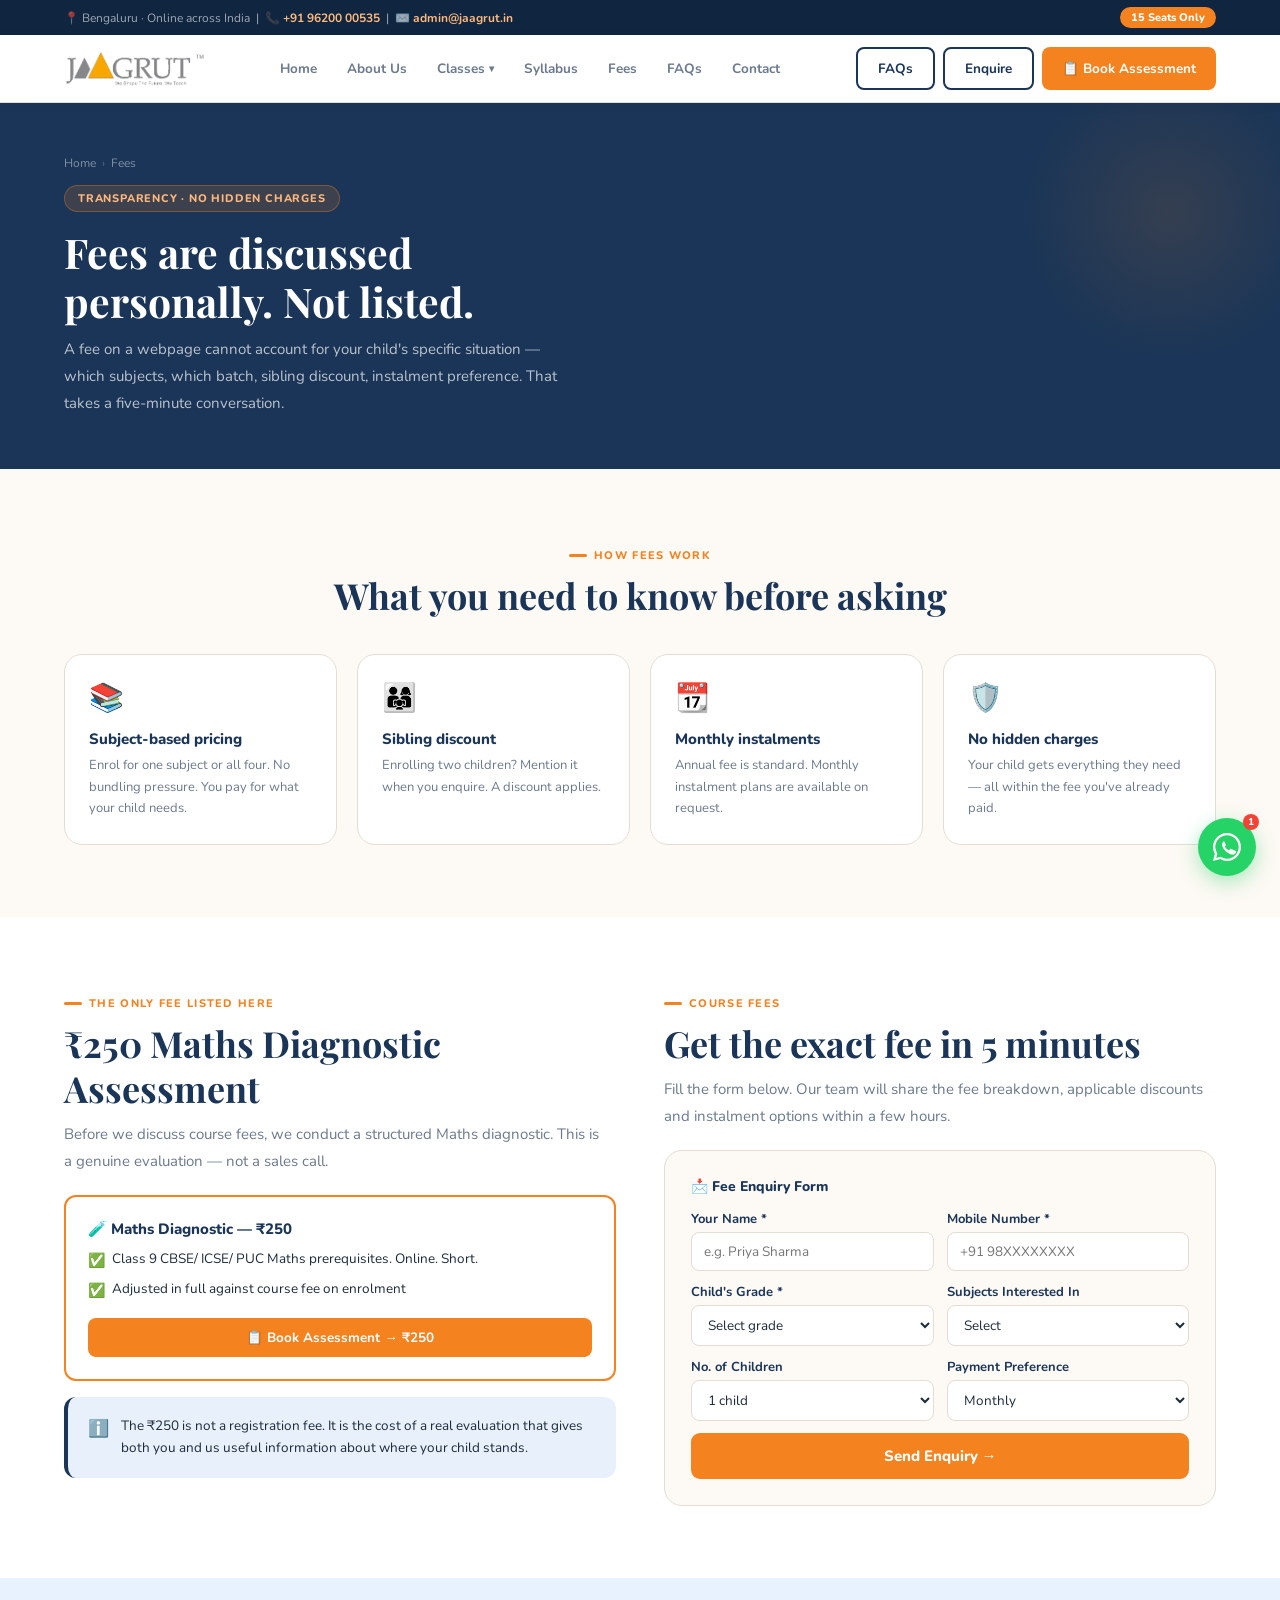
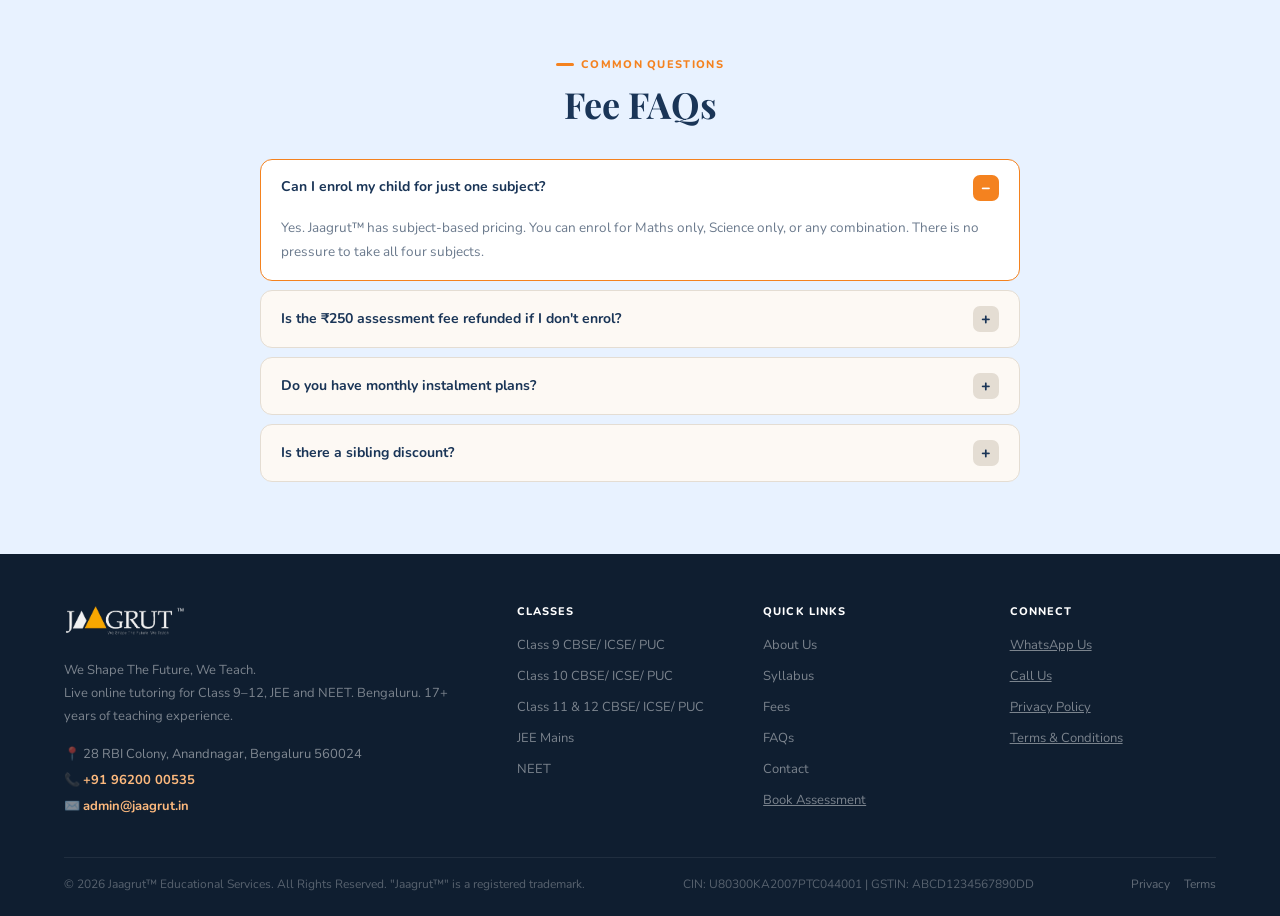
<file: fees.html>
<!DOCTYPE html>
<html lang="en">
<head>
<meta charset="UTF-8">
<meta name="viewport" content="width=device-width, initial-scale=1.0">
<title>Jaagrut™ – Live Online Classes | Bengaluru</title>
<link href="https://fonts.googleapis.com/css2?family=Nunito:wght@400;500;600;700;800;900&family=Playfair+Display:wght@600;700&display=swap" rel="stylesheet">
<link rel="stylesheet" href="style.css">
</head>
<body>

<!-- TOPBAR -->
<div class="topbar">
  <span>📍 Bengaluru · Online across India &nbsp;|&nbsp; 📞 <a href="tel:+919620000535">+91 96200 00535</a> &nbsp;|&nbsp; ✉️ <a href="mailto:admin@jaagrut.in">admin@jaagrut.in</a></span>
  <div class="topbar-r">
    <!-- <span>New batch · 11 April 2026</span> -->
    <span class="tb-pill">15 Seats Only</span>
  </div>
</div>

<!-- NAV -->
<nav>
  <div class="logo" onclick="goTo('home')">
    <img src="./Group 1.png" alt="" srcset="" width="140px">
  </div>
  <ul class="nav-menu">
    <li><button class="nav-link" onclick="goTo('home')">Home</button></li>
    <li><button class="nav-link" onclick="goTo('about')">About Us</button></li>
    <li class="nav-item">
      <button class="nav-link">Classes <span class="arr">▾</span></button>
      <div class="dropdown">
        <span class="dd-link" onclick="goTo('class9')">Class 9</span>
        <span class="dd-link" onclick="goTo('class10')">Class 10<span class="tag">Featured</span></span>
        <span class="dd-link" onclick="goTo('class11')">Class 11 &amp; 12</span>
        <span class="dd-link" onclick="goTo('jee')">JEE Mains</span>
        <span class="dd-link" onclick="goTo('neet')">NEET</span>
      </div>
    </li>
    <li><button class="nav-link" onclick="goTo('syllabus')">Syllabus</button></li>
    <li><button class="nav-link" onclick="goTo('fees')">Fees</button></li>
    <li><button class="nav-link" onclick="goTo('faqs')">FAQs</button></li>
    <li><button class="nav-link" onclick="goTo('contact')">Contact</button></li>
  </ul>
  <div class="nav-ctas">
    <button class="btn btn-ghost" onclick="goTo('faqs')">FAQs</button>
    <button class="btn btn-ghost" onclick="goTo('contact')">Enquire</button>
    <button class="btn btn-primary" onclick="openAssess()">📋 Book Assessment</button>
  </div>
</nav>
<!-- ════════════════════════════════
     PAGE: FEES
     ════════════════════════════════ -->
<div class="page active" id="pg-fees">
  <div class="page-hero">
    <div class="page-hero-inner">
      <div class="breadcrumb"><span onclick="goTo('home')">Home</span><span class="sep">›</span><span>Fees</span></div>
      <div class="page-hero-eyebrow">Transparency · No Hidden Charges</div>
      <h1>Fees are discussed<br>personally. Not listed.</h1>
      <p>A fee on a webpage cannot account for your child's specific situation — which subjects, which batch, sibling discount, instalment preference. That takes a five-minute conversation.</p>
    </div>
  </div>

  <!-- Fee principles -->
  <section class="cream-sec">
    <div class="tc">
      <div class="eyebrow">How Fees Work</div>
      <h2 class="sec">What you need to know before asking</h2>
    </div>
    <div class="grid-4" style="margin-top:36px">
      <div class="card au d1"><span class="card-ico">📚</span><div class="card-title">Subject-based pricing</div><div class="card-desc">Enrol for one subject or all four. No bundling pressure. You pay for what your child needs.</div></div>
      <div class="card au d2"><span class="card-ico">👨‍👩‍👧</span><div class="card-title">Sibling discount</div><div class="card-desc">Enrolling two children? Mention it when you enquire. A discount applies.</div></div>
      <div class="card au d3"><span class="card-ico">📆</span><div class="card-title">Monthly instalments</div><div class="card-desc">Annual fee is standard. Monthly instalment plans are available on request.</div></div>
      <div class="card au d4"><span class="card-ico">🛡️</span><div class="card-title">No hidden charges</div><div class="card-desc">Your child gets everything they need — all within the fee you've already paid.</div></div>
    </div>
  </section>

  <!-- Assessment fee -->
  <section>
    <div class="grid-2" style="gap:48px;align-items:start">
      <div>
        <div class="eyebrow">The Only Fee Listed Here</div>
        <h2 class="sec">₹250 Maths Diagnostic Assessment</h2>
        <p class="sec-sub" style="margin-bottom:20px">Before we discuss course fees, we conduct a structured Maths diagnostic. This is a genuine evaluation — not a sales call.</p>
        <div style="background:#fff;border:2px solid var(--orange);border-radius:var(--radius);padding:22px;margin-bottom:16px">
          <div style="font-size:15px;font-weight:800;color:var(--navy);margin-bottom:8px">🧪 Maths Diagnostic — ₹250</div>
          <div class="checklist">
            <div class="check"><span class="check-ico">✅</span>Class 9 CBSE/ ICSE/ PUC Maths prerequisites. Online. Short.</div>
            <div class="check"><span class="check-ico">✅</span>Adjusted in full against course fee on enrolment</div>
          </div>
          <button class="btn btn-primary" onclick="openAssess()" style="margin-top:16px;width:100%;justify-content:center">📋 Book Assessment → ₹250</button>
        </div>
        <div class="info-box navy"><span style="font-size:17px;flex-shrink:0">ℹ️</span><span>The ₹250 is not a registration fee. It is the cost of a real evaluation that gives both you and us useful information about where your child stands.</span></div>
      </div>
      <div>
        <div class="eyebrow">Course Fees</div>
        <h2 class="sec">Get the exact fee in 5 minutes</h2>
        <p class="sec-sub" style="margin-bottom:20px">Fill the form below. Our team will share the fee breakdown, applicable discounts and instalment options within a few hours.</p>
        <div style="background:var(--cream);border-radius:var(--radius-lg);padding:26px;border:1.5px solid var(--border)">
          <div style="font-size:14px;font-weight:800;color:var(--navy);margin-bottom:14px">📩 Fee Enquiry Form</div>
          <div class="form-row">
            <div class="fg"><label>Your Name *</label><input type="text" placeholder="e.g. Priya Sharma" id="ff_name"></div>
            <div class="fg"><label>Mobile Number *</label><input type="tel" placeholder="+91 98XXXXXXXX" id="ff_phone"></div>
          </div>
          <div class="form-row">
            <div class="fg"><label>Child's Grade *</label><select id="ff_grade"><option value="">Select grade</option><option>Class 8</option><option>Class 9</option><option>Class 10</option><option>Class 11</option><option>Class 12</option><option>JEE / NEET</option></select></div>
            <div class="fg"><label>Subjects Interested In</label><select id="ff_subj"><option value="">Select</option><option>Maths only</option><option>Science only</option><option>Maths + Science</option><option>All 4 subjects</option><option>JEE / NEET</option><option>Not sure yet</option></select></div>
          </div>
          <div class="form-row">
            <div class="fg"><label>No. of Children</label><select id="ff_kids"><option value="1">1 child</option><option value="2">2 children (sibling discount)</option><option value="3">3+</option></select></div>
            <div class="fg"><label>Payment Preference</label><select id="ff_pay"><option>Monthly</option><option>Annually</option><option>Not sure</option></select></div>
          </div>
          <button class="form-submit" id="feePageSubmit" onclick="submitFeePage()">Send Enquiry →</button>
          <div id="feePageOk" style="display:none;text-align:center;padding:16px 0">
            <div style="font-size:36px;margin-bottom:8px">📩</div>
            <div style="font-size:16px;font-weight:800;color:var(--green);margin-bottom:6px">Enquiry Received!</div>
            <div style="font-size:13px;color:var(--muted)">We'll call or WhatsApp you within a few hours with the full fee breakdown.</div>
          </div>
        </div>
      </div>
    </div>
  </section>

  <!-- FAQ on fees -->
  <section class="sky-sec">
    <div class="tc" style="margin-bottom:32px">
      <div class="eyebrow">Common Questions</div>
      <h2 class="sec">Fee FAQs</h2>
    </div>
    <div class="faq-list" style="max-width:760px;margin:0 auto">
      <div class="faq-item open"><div class="faq-q" onclick="toggleFaq(this)"><span class="faq-qt">Can I enrol my child for just one subject?</span><div class="faq-tog">−</div></div><div class="faq-a">Yes. Jaagrut™ has subject-based pricing. You can enrol for Maths only, Science only, or any combination. There is no pressure to take all four subjects.</div></div>
      <div class="faq-item"><div class="faq-q" onclick="toggleFaq(this)"><span class="faq-qt">Is the ₹250 assessment fee refunded if I don't enrol?</span><div class="faq-tog">+</div></div><div class="faq-a">The ₹250 is not refunded if you choose not to enrol — but you do receive a live faculty session, which is of real value in itself. If you do enrol, the ₹250 is fully adjusted against your course fee.</div></div>
      <div class="faq-item"><div class="faq-q" onclick="toggleFaq(this)"><span class="faq-qt">Do you have monthly instalment plans?</span><div class="faq-tog">+</div></div><div class="faq-a">Annual fee is the standard structure. Monthly instalment plans are available on request. Please mention your preference when you fill the fee enquiry form.</div></div>
      <div class="faq-item"><div class="faq-q" onclick="toggleFaq(this)"><span class="faq-qt">Is there a sibling discount?</span><div class="faq-tog">+</div></div><div class="faq-a">Yes. If you are enrolling two children, please mention it in the enquiry form and we will factor in the sibling discount before you finalise.</div></div>
    </div>
  </section>
</div><!-- /pg-fees -->
<!-- FOOTER (shared) -->
<footer>
  <div class="footer-grid">
    <div>
      <div style="display:inline-flex;align-items:center;gap:8px;margin-bottom:11px">
        <img src="./Group 4.png" alt="" width="120px;">
      </div>
      <p class="footer-desc">We Shape The Future, We Teach.<br>Live online tutoring for Class 9–12, JEE and NEET. Bengaluru. 17+ years of teaching experience.</p>
      <div class="footer-contact">📍 28 RBI Colony, Anandnagar, Bengaluru 560024<br>📞 <a href="tel:+919620000535">+91 96200 00535</a><br>✉️ <a href="mailto:admin@jaagrut.in">admin@jaagrut.in</a></div>
    </div>
    <div>
      <div class="f-head">Classes</div>
      <ul class="f-links">
        <li><span onclick="goTo('class9')">Class 9 CBSE/ ICSE/ PUC</span></li>
        <li><span onclick="goTo('class10')">Class 10 CBSE/ ICSE/ PUC</span></li>
        <li><span onclick="goTo('class11')">Class 11 &amp; 12 CBSE/ ICSE/ PUC</span></li>
        <li><span onclick="goTo('jee')">JEE Mains</span></li>
        <li><span onclick="goTo('neet')">NEET</span></li>
      </ul>
    </div>
    <div>
      <div class="f-head">Quick Links</div>
      <ul class="f-links">
        <li><span onclick="goTo('about')">About Us</span></li>
        <li><span onclick="goTo('syllabus')">Syllabus</span></li>
        <li><span onclick="goTo('fees')">Fees</span></li>
        <li><span onclick="goTo('faqs')">FAQs</span></li>
        <li><span onclick="goTo('contact')">Contact</span></li>
        <li><a href="#" onclick="openAssess()">Book Assessment</a></li>
      </ul>
    </div>
    <div>
      <div class="f-head">Connect</div>
      <ul class="f-links">
        <li><a href="https://wa.me/919620000535" target="_blank">WhatsApp Us</a></li>
        <li><a href="tel:+919620000535">Call Us</a></li>
        <li><a href="#">Privacy Policy</a></li>
        <li><a href="#">Terms &amp; Conditions</a></li>
      </ul>
    </div>
  </div>
  <div class="footer-btm">
    <span style="color:rgba(255,255,255,.3)">© 2026 Jaagrut™ Educational Services. All Rights Reserved. "Jaagrut™" is a registered trademark.</span>
    <span style="color:rgba(255,255,255,.3)">CIN: U80300KA2007PTC044001 | GSTIN: ABCD1234567890DD</span>
    <div style="display:flex;gap:14px"><a href="#">Privacy</a><a href="#">Terms</a></div>
  </div>
</footer>

<!-- WHATSAPP -->
<div class="wa-widget">
  <div class="wa-panel" id="waPanel">
    <div class="wa-head">
      <div class="wa-av">🎓</div>
      <div><div class="wa-name">Jaagrut™ Support</div><div class="wa-status"><span class="wa-online"></span> Typically replies in minutes</div></div>
      <button class="wa-x" onclick="toggleWa()">✕</button>
    </div>
    <div class="wa-body"><div class="wa-msg"><strong>Jaagrut™ Team</strong>👋 Hi! How can we help you today?</div></div>
    <div class="wa-actions">
      <a class="wa-action" href="https://wa.me/919620000535?text=Hi%2C+I+want+to+book+the+assessment." target="_blank">📋 Book Assessment (₹250)</a>
      <a class="wa-action" href="https://wa.me/919620000535?text=Hi%2C+I+want+to+know+the+fee+structure." target="_blank"><img src="./whatsapp.svg" style="width: 20px;" alt=""> Enquire Now</a>
      <a class="wa-action" href="https://wa.me/919620000535?text=Hi%2C+I+have+a+question+about+Jaagrut." target="_blank">💬 General Enquiry</a>
    </div>
  </div>
  <div style="position:relative">
    <button class="wa-btn" onclick="toggleWa()">
      <svg viewBox="0 0 32 32" xmlns="http://www.w3.org/2000/svg"><path d="M16 0C7.163 0 0 7.163 0 16c0 2.822.736 5.471 2.027 7.773L0 32l8.469-2.219A15.938 15.938 0 0016 32c8.837 0 16-7.163 16-16S24.837 0 16 0zm0 29.333a13.27 13.27 0 01-6.771-1.854l-.486-.289-5.028 1.317 1.341-4.894-.317-.502A13.267 13.267 0 012.667 16C2.667 8.636 8.636 2.667 16 2.667S29.333 8.636 29.333 16 23.364 29.333 16 29.333zm7.27-9.907c-.397-.199-2.351-1.16-2.717-1.292-.365-.132-.631-.199-.897.199-.266.398-.797 1.026-.976 1.225-.179.199-.358.199-.664.066a8.565 8.565 0 01-2.513-1.554 9.441 9.441 0 01-1.74-2.168c-.179-.398-.019-.598.137-.798.14-.178.332-.465.498-.664.166-.199.199-.332.298-.531.099-.2.05-.398-.025-.597-.075-.2-.897-2.162-1.229-2.96-.323-.778-.65-.672-.897-.685-.233-.012-.498-.015-.764-.015-.266 0-.697.1-.1.498-.365.398-1.395 1.36-1.395 3.316s1.428 3.847 1.627 4.112c.2.265 2.81 4.292 6.809 6.018.952.41 1.694.656 2.273.84.955.304 1.824.261 2.512.158.767-.114 2.351-.961 2.684-1.89.333-.929.333-1.726.233-1.892-.1-.165-.366-.265-.764-.464z"/></svg>
    </button>
    <span class="wa-notif" id="waN">1</span>
  </div>
</div>

<!-- ASSESSMENT MODAL -->
<div class="modal-overlay" id="assessModal">
  <div class="modal-box">
    <div class="modal-head">
      <div><div class="modal-title">📋 Book Maths Diagnostic Assessment</div><div class="modal-sub">Online · Adjusted on enrolment</div></div>
      <button class="modal-x" onclick="closeAssess()">✕</button>
    </div>
    <div class="modal-body" id="assessBody">
      <div class="form-notice"><strong>A genuine Maths diagnostic, not a sales call.</strong> Enrol → fee is fully adjusted. Don't enrol → live faculty session.</div>
      <div class="form-row">
        <div class="fg"><label>Student's Full Name *</label><input type="text" placeholder="e.g. Aryan Sharma" id="f_name"></div>
        <div class="fg"><label>Current Grade *</label><select id="f_grade"><option value="">Select grade</option><option>Class 9</option><option>Class 10</option><option>Class 11</option><option>Class 12</option></select></div>
      </div>
      <div class="form-row">
        <div class="fg"><label>Parent Name *</label><input type="text" placeholder="e.g. Priya Sharma" id="f_parent"></div>
        <div class="fg"><label>Mobile Number *</label><input type="tel" placeholder="+91 98XXXXXXXX" id="f_phone"></div>
      </div>
      <div class="form-row">
        <div class="fg"><label>Preferred Date *</label><input type="date" id="f_date"></div>
        <div class="fg"><label>Preferred Slot *</label><select id="f_slot"><option value="">Select slot</option><option>Morning · 9:00 AM – 11:00 AM</option><option>Afternoon · 12:00 PM – 2:00 PM</option><option>Evening · 5:00 PM – 7:00 PM</option></select></div>
      </div>
      <div class="form-row">
        <div class="fg"><label>Curriculum *</label><select id="f_board"><option value="">Select</option><option>CBSE</option><option>ICSE</option><option>PUC</option></select></div>
        <div class="fg"><label>City *</label><input type="text" placeholder="e.g. Bengaluru" id="f_loc"><span class="hint">Classes are online. Helps with scheduling.</span></div>
      </div>
      <button class="form-submit" onclick="submitAssess()">Book My Assessment →</button>
    </div>
    <div class="form-success" id="assessOk">
      <div class="fs-ico">✅</div>
      <div class="fs-title">Assessment Booked!</div>
      <div class="fs-desc">Our team will contact you within a few hours to confirm your slot and share the ₹250 payment link.<br><br><strong>Jaagrut™ · +91 96200 00535</strong></div>
    </div>
  </div>
</div>

<!-- FEE MODAL -->
<div class="modal-overlay" id="feeModal">
  <div class="modal-box" style="max-width:510px">
    <div class="modal-head">
      <div><div class="modal-title">💬 Fee Enquiry</div><div class="modal-sub">Exact fees, discounts &amp; instalment options shared personally</div></div>
      <button class="modal-x" onclick="closeFee()">✕</button>
    </div>
    <div class="modal-body" id="feeBody">
      <div class="form-row">
        <div class="fg"><label>Your Name *</label><input type="text" placeholder="e.g. Priya Sharma" id="fm_name"></div>
        <div class="fg"><label>Mobile Number *</label><input type="tel" placeholder="+91 98XXXXXXXX" id="fm_phone"></div>
      </div>
      <div class="form-row">
        <div class="fg"><label>Child's Grade *</label><select id="fm_grade"><option value="">Select</option><option>Class 8</option><option>Class 9</option><option>Class 10</option><option>Class 11</option><option>Class 12</option><option>JEE / NEET</option></select></div>
        <div class="fg"><label>Subjects Interested In</label><select id="fm_subj"><option value="">Select</option><option>Maths only</option><option>Science only</option><option>Maths + Science</option><option>All 4 subjects</option><option>JEE / NEET</option><option>Not sure yet</option></select></div>
      </div>
      <div class="fg"><label>No. of Children Enrolling</label><select id="fm_kids"><option value="1">1 child</option><option value="2">2 children (sibling discount)</option><option value="3">3+</option></select><span class="hint">Sibling discount applies — mention it here.</span></div>
      <button class="form-submit" onclick="submitFee()">Send Enquiry →</button>
    </div>
    <div class="form-success" id="feeOk">
      <div class="fs-ico">📩</div>
      <div class="fs-title">Enquiry Received!</div>
      <div class="fs-desc">We'll call or WhatsApp you within a few hours with exact fees, sibling discounts and instalment options.<br><br><strong>Jaagrut™ · +91 96200 00535</strong></div>
    </div>
  </div>
</div>

<script src="main.js" defer></script>
</body>
</html>
</file>
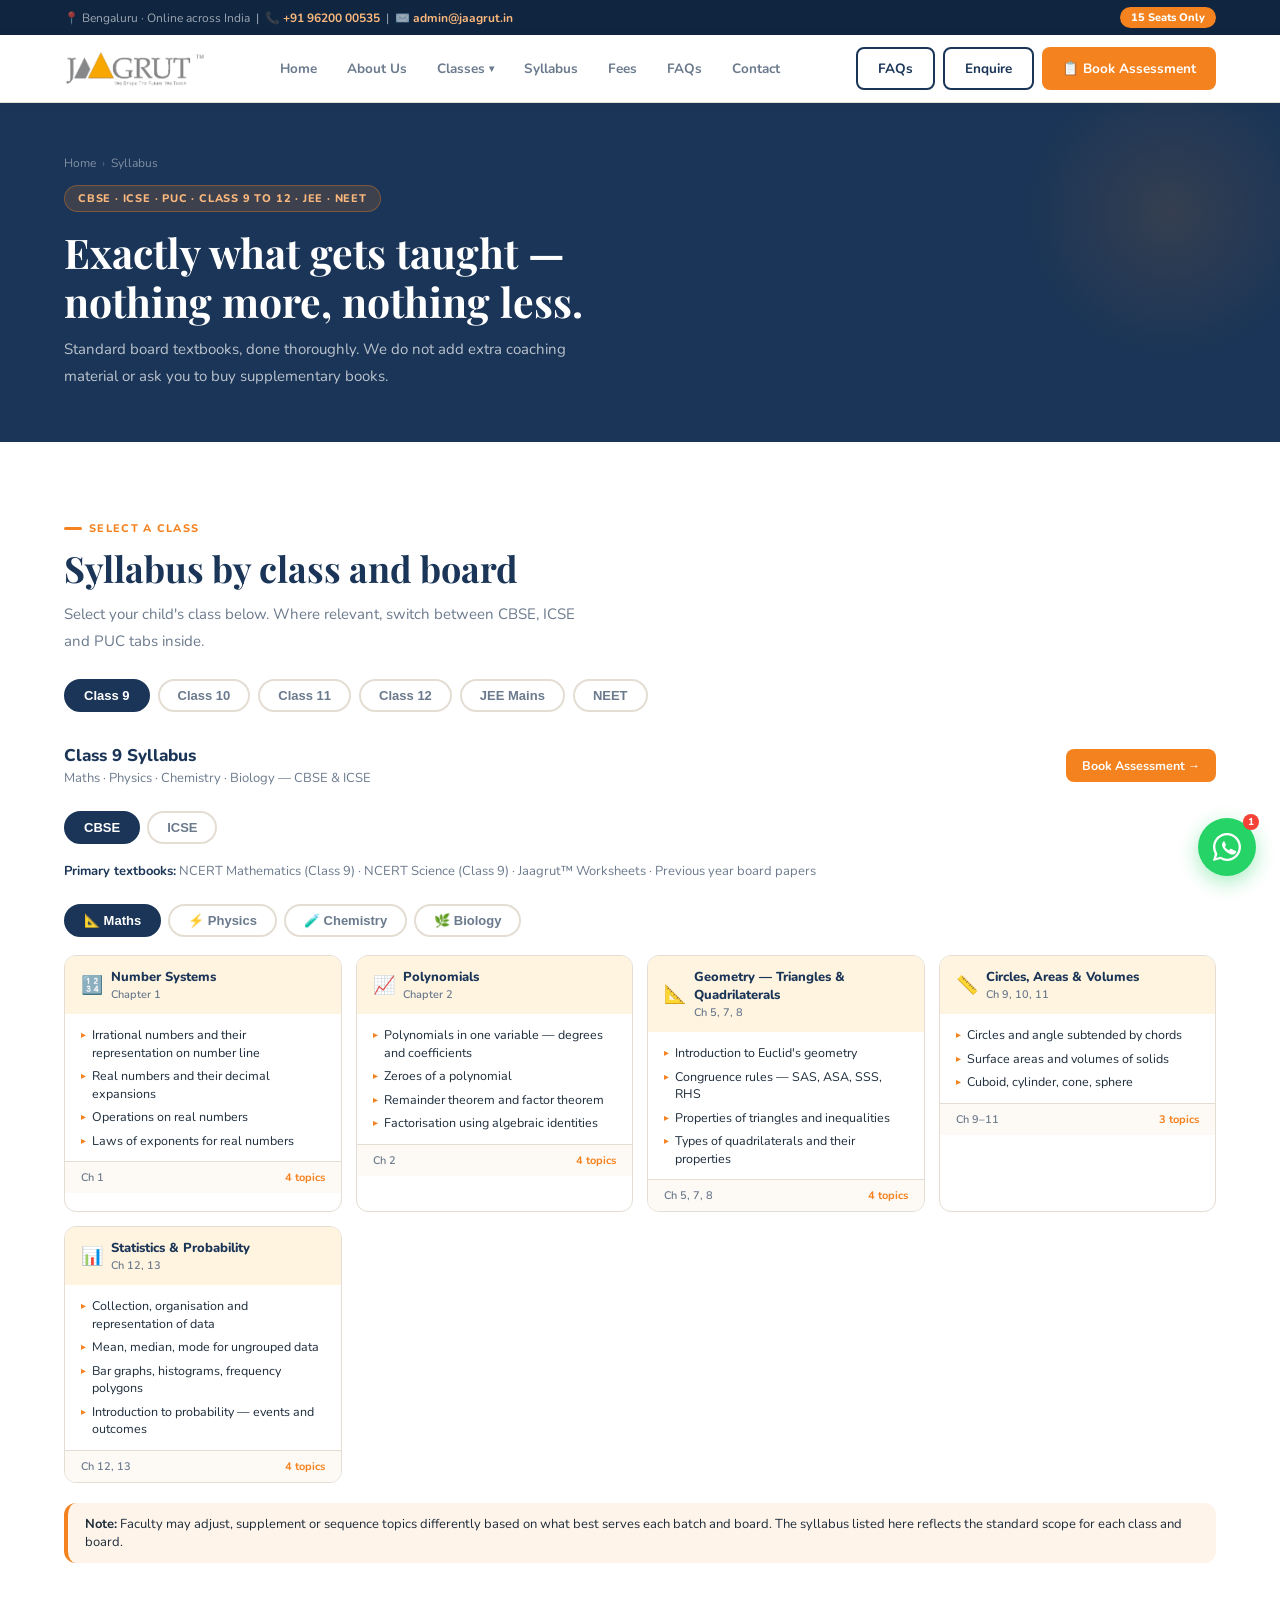
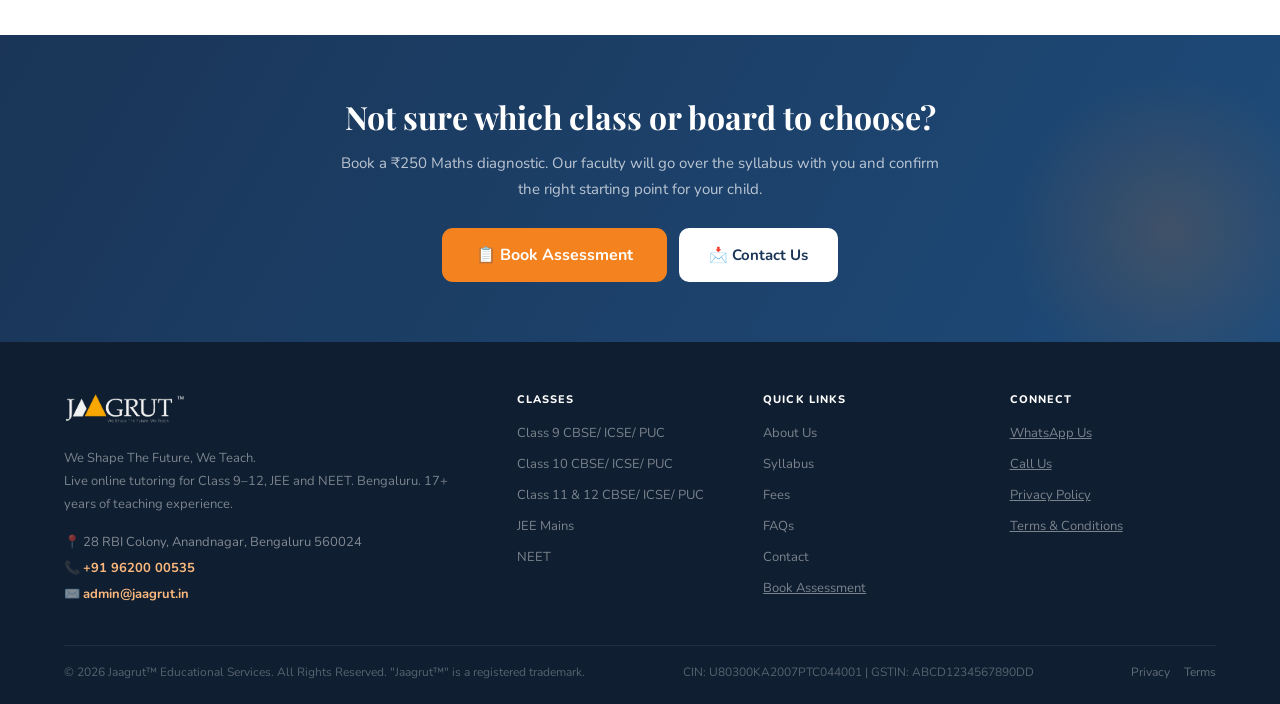
<file: syllabus.html>
<!DOCTYPE html>
<html lang="en">
<head>
<meta charset="UTF-8">
<meta name="viewport" content="width=device-width, initial-scale=1.0">
<title>Jaagrut™ – Live Online Classes | Bengaluru</title>
<link href="https://fonts.googleapis.com/css2?family=Nunito:wght@400;500;600;700;800;900&family=Playfair+Display:wght@600;700&display=swap" rel="stylesheet">
<link rel="stylesheet" href="style.css">
</head>
<body>

<!-- TOPBAR -->
<div class="topbar">
  <span>📍 Bengaluru · Online across India &nbsp;|&nbsp; 📞 <a href="tel:+919620000535">+91 96200 00535</a> &nbsp;|&nbsp; ✉️ <a href="mailto:admin@jaagrut.in">admin@jaagrut.in</a></span>
  <div class="topbar-r">
    <!-- <span>New batch · 11 April 2026</span> -->
    <span class="tb-pill">15 Seats Only</span>
  </div>
</div>

<!-- NAV -->
<nav>
  <div class="logo" onclick="goTo('home')">
    <img src="./Group 1.png" alt="" srcset="" width="140px">
  </div>
  <ul class="nav-menu">
    <li><button class="nav-link" onclick="goTo('home')">Home</button></li>
    <li><button class="nav-link" onclick="goTo('about')">About Us</button></li>
    <li class="nav-item">
      <button class="nav-link">Classes <span class="arr">▾</span></button>
      <div class="dropdown">
        <span class="dd-link" onclick="goTo('class9')">Class 9</span>
        <span class="dd-link" onclick="goTo('class10')">Class 10<span class="tag">Featured</span></span>
        <span class="dd-link" onclick="goTo('class11')">Class 11 &amp; 12</span>
        <span class="dd-link" onclick="goTo('jee')">JEE Mains</span>
        <span class="dd-link" onclick="goTo('neet')">NEET</span>
      </div>
    </li>
    <li><button class="nav-link" onclick="goTo('syllabus')">Syllabus</button></li>
    <li><button class="nav-link" onclick="goTo('fees')">Fees</button></li>
    <li><button class="nav-link" onclick="goTo('faqs')">FAQs</button></li>
    <li><button class="nav-link" onclick="goTo('contact')">Contact</button></li>
  </ul>
  <div class="nav-ctas">
    <button class="btn btn-ghost" onclick="goTo('faqs')">FAQs</button>
    <button class="btn btn-ghost" onclick="goTo('contact')">Enquire</button>
    <button class="btn btn-primary" onclick="openAssess()">📋 Book Assessment</button>
  </div>
</nav>
<!-- ════════════════════════════════
     PAGE: SYLLABUS
     ════════════════════════════════ -->
<div class="page active" id="pg-syllabus">
  <div class="page-hero">
    <div class="page-hero-inner">
      <div class="breadcrumb"><span onclick="goTo('home')">Home</span><span class="sep">›</span><span>Syllabus</span></div>
      <div class="page-hero-eyebrow">CBSE · ICSE · PUC · Class 9 to 12 · JEE · NEET</div>
      <h1>Exactly what gets taught —<br>nothing more, nothing less.</h1>
      <p>Standard board textbooks, done thoroughly. We do not add extra coaching material or ask you to buy supplementary books.</p>
    </div>
  </div>

  <section>
    <div style="margin-bottom:10px">
      <div class="eyebrow">Select a Class</div>
      <h2 class="sec">Syllabus by class and board</h2>
      <p class="sec-sub">Select your child's class below. Where relevant, switch between CBSE, ICSE and PUC tabs inside.</p>
    </div>
    <div style="display:flex;gap:8px;flex-wrap:wrap;margin:24px 0 32px" id="classTabs">
      <button class="syl-tab active" onclick="switchClass('c9',this)">Class 9</button>
      <button class="syl-tab" onclick="switchClass('c10',this)">Class 10</button>
      <button class="syl-tab" onclick="switchClass('c11',this)">Class 11</button>
      <button class="syl-tab" onclick="switchClass('c12',this)">Class 12</button>
      <button class="syl-tab" onclick="switchClass('jee',this)">JEE Mains</button>
      <button class="syl-tab" onclick="switchClass('neet',this)">NEET</button>
    </div>

    <!-- ── CLASS 9 ── -->
    <div class="syl-pane active" id="sc-c9">
      <div style="display:flex;align-items:center;justify-content:space-between;flex-wrap:wrap;gap:10px;margin-bottom:18px">
        <div><div style="font-size:17px;font-weight:800;color:var(--navy)">Class 9 Syllabus</div><div style="font-size:13px;color:var(--muted);margin-top:2px">Maths · Physics · Chemistry · Biology — CBSE &amp; ICSE</div></div>
        <button class="btn btn-primary" onclick="openAssess()" style="font-size:12.5px;padding:8px 16px">Book Assessment →</button>
      </div>
      <!-- Board tabs -->
      <div class="syl-tabs" id="c9-btabs">
        <button class="syl-tab active" onclick="switchBoard('c9','cbse',this)">CBSE</button>
        <button class="syl-tab" onclick="switchBoard('c9','icse',this)">ICSE</button>
      </div>
      <!-- CBSE Class 9 -->
      <div class="board-pane active" id="c9-cbse">
        <div style="margin-bottom:14px;font-size:13px;color:var(--muted)"><strong style="color:var(--navy)">Primary textbooks:</strong> NCERT Mathematics (Class 9) · NCERT Science (Class 9) · Jaagrut™ Worksheets · Previous year board papers</div>
        <div class="syl-tabs" id="c9cbse-stabs">
          <button class="syl-tab active" onclick="switchSubj('c9cbse','ma',this)">📐 Maths</button>
          <button class="syl-tab" onclick="switchSubj('c9cbse','ph',this)">⚡ Physics</button>
          <button class="syl-tab" onclick="switchSubj('c9cbse','ch',this)">🧪 Chemistry</button>
          <button class="syl-tab" onclick="switchSubj('c9cbse','bi',this)">🌿 Biology</button>
        </div>
        <div class="subj-pane active" id="c9cbse-ma">
          <div class="syl-grid">
            <div class="syl-card"><div class="syl-head ma"><span class="syl-ico">🔢</span><div><div class="syl-name">Number Systems</div><div class="syl-ch">Chapter 1</div></div></div><div class="syl-topics"><div class="syl-t">Irrational numbers and their representation on number line</div><div class="syl-t">Real numbers and their decimal expansions</div><div class="syl-t">Operations on real numbers</div><div class="syl-t">Laws of exponents for real numbers</div></div><div class="syl-foot"><span>Ch 1</span><span style="color:var(--orange);font-weight:700">4 topics</span></div></div>
            <div class="syl-card"><div class="syl-head ma"><span class="syl-ico">📈</span><div><div class="syl-name">Polynomials</div><div class="syl-ch">Chapter 2</div></div></div><div class="syl-topics"><div class="syl-t">Polynomials in one variable — degrees and coefficients</div><div class="syl-t">Zeroes of a polynomial</div><div class="syl-t">Remainder theorem and factor theorem</div><div class="syl-t">Factorisation using algebraic identities</div></div><div class="syl-foot"><span>Ch 2</span><span style="color:var(--orange);font-weight:700">4 topics</span></div></div>
            <div class="syl-card"><div class="syl-head ma"><span class="syl-ico">📐</span><div><div class="syl-name">Geometry — Triangles &amp; Quadrilaterals</div><div class="syl-ch">Ch 5, 7, 8</div></div></div><div class="syl-topics"><div class="syl-t">Introduction to Euclid's geometry</div><div class="syl-t">Congruence rules — SAS, ASA, SSS, RHS</div><div class="syl-t">Properties of triangles and inequalities</div><div class="syl-t">Types of quadrilaterals and their properties</div></div><div class="syl-foot"><span>Ch 5, 7, 8</span><span style="color:var(--orange);font-weight:700">4 topics</span></div></div>
            <div class="syl-card"><div class="syl-head ma"><span class="syl-ico">📏</span><div><div class="syl-name">Circles, Areas &amp; Volumes</div><div class="syl-ch">Ch 9, 10, 11</div></div></div><div class="syl-topics"><div class="syl-t">Circles and angle subtended by chords</div><div class="syl-t">Surface areas and volumes of solids</div><div class="syl-t">Cuboid, cylinder, cone, sphere</div></div><div class="syl-foot"><span>Ch 9–11</span><span style="color:var(--orange);font-weight:700">3 topics</span></div></div>
            <div class="syl-card"><div class="syl-head ma"><span class="syl-ico">📊</span><div><div class="syl-name">Statistics &amp; Probability</div><div class="syl-ch">Ch 12, 13</div></div></div><div class="syl-topics"><div class="syl-t">Collection, organisation and representation of data</div><div class="syl-t">Mean, median, mode for ungrouped data</div><div class="syl-t">Bar graphs, histograms, frequency polygons</div><div class="syl-t">Introduction to probability — events and outcomes</div></div><div class="syl-foot"><span>Ch 12, 13</span><span style="color:var(--orange);font-weight:700">4 topics</span></div></div>
          </div>
        </div>
        <div class="subj-pane" id="c9cbse-ph">
          <div class="syl-grid">
            <div class="syl-card"><div class="syl-head ph"><span class="syl-ico">🚀</span><div><div class="syl-name">Motion</div><div class="syl-ch">Chapter 7</div></div></div><div class="syl-topics"><div class="syl-t">Distance vs displacement, speed vs velocity</div><div class="syl-t">Uniform and non-uniform motion</div><div class="syl-t">Equations of motion — derivation and application</div><div class="syl-t">Circular motion and centripetal acceleration</div></div><div class="syl-foot"><span>Ch 7</span><span style="color:var(--orange);font-weight:700">4 topics</span></div></div>
            <div class="syl-card"><div class="syl-head ph"><span class="syl-ico">💪</span><div><div class="syl-name">Force &amp; Newton's Laws</div><div class="syl-ch">Chapter 8</div></div></div><div class="syl-topics"><div class="syl-t">Balanced and unbalanced forces</div><div class="syl-t">Newton's first, second and third laws</div><div class="syl-t">Inertia, momentum, conservation of momentum</div><div class="syl-t">Friction — types and factors</div></div><div class="syl-foot"><span>Ch 8</span><span style="color:var(--orange);font-weight:700">4 topics</span></div></div>
            <div class="syl-card"><div class="syl-head ph"><span class="syl-ico">🌍</span><div><div class="syl-name">Gravitation</div><div class="syl-ch">Chapter 9</div></div></div><div class="syl-topics"><div class="syl-t">Universal law of gravitation</div><div class="syl-t">Free fall and acceleration due to gravity</div><div class="syl-t">Mass vs weight</div><div class="syl-t">Thrust, pressure, Archimedes' principle, buoyancy</div></div><div class="syl-foot"><span>Ch 9</span><span style="color:var(--orange);font-weight:700">4 topics</span></div></div>
            <div class="syl-card"><div class="syl-head ph"><span class="syl-ico">⚡</span><div><div class="syl-name">Work, Energy &amp; Sound</div><div class="syl-ch">Ch 10, 11</div></div></div><div class="syl-topics"><div class="syl-t">Work done, energy and its forms</div><div class="syl-t">Kinetic and potential energy — conservation</div><div class="syl-t">Power and commercial units of energy</div><div class="syl-t">Sound — production, propagation, characteristics</div></div><div class="syl-foot"><span>Ch 10, 11</span><span style="color:var(--orange);font-weight:700">4 topics</span></div></div>
          </div>
        </div>
        <div class="subj-pane" id="c9cbse-ch">
          <div class="syl-grid">
            <div class="syl-card"><div class="syl-head ch"><span class="syl-ico">🌡️</span><div><div class="syl-name">Matter in Our Surroundings</div><div class="syl-ch">Chapter 1</div></div></div><div class="syl-topics"><div class="syl-t">States of matter — solid, liquid, gas</div><div class="syl-t">Changes of state — evaporation, sublimation</div><div class="syl-t">Effect of temperature and pressure on states</div><div class="syl-t">Latent heat — fusion and vaporisation</div></div><div class="syl-foot"><span>Ch 1</span><span style="color:var(--orange);font-weight:700">4 topics</span></div></div>
            <div class="syl-card"><div class="syl-head ch"><span class="syl-ico">🧫</span><div><div class="syl-name">Is Matter Around Us Pure?</div><div class="syl-ch">Chapter 2</div></div></div><div class="syl-topics"><div class="syl-t">Mixtures — homogeneous and heterogeneous</div><div class="syl-t">Solutions, colloids and suspensions</div><div class="syl-t">Separation techniques — filtration, distillation, chromatography</div><div class="syl-t">Physical and chemical changes</div></div><div class="syl-foot"><span>Ch 2</span><span style="color:var(--orange);font-weight:700">4 topics</span></div></div>
            <div class="syl-card"><div class="syl-head ch"><span class="syl-ico">⚛️</span><div><div class="syl-name">Atoms, Molecules &amp; Atomic Structure</div><div class="syl-ch">Ch 3, 4</div></div></div><div class="syl-topics"><div class="syl-t">Laws of chemical combination</div><div class="syl-t">Dalton's atomic theory, atomic mass</div><div class="syl-t">Mole concept and molecular mass</div><div class="syl-t">Electrons, protons, neutrons — Thomson, Rutherford, Bohr models</div></div><div class="syl-foot"><span>Ch 3, 4</span><span style="color:var(--orange);font-weight:700">4 topics</span></div></div>
          </div>
        </div>
        <div class="subj-pane" id="c9cbse-bi">
          <div class="syl-grid">
            <div class="syl-card"><div class="syl-head bi"><span class="syl-ico">🔬</span><div><div class="syl-name">Cell — Basic Unit of Life</div><div class="syl-ch">Chapter 5</div></div></div><div class="syl-topics"><div class="syl-t">Prokaryotic vs eukaryotic cells</div><div class="syl-t">Cell organelles and their functions</div><div class="syl-t">Cell membrane, cell wall, nucleus</div><div class="syl-t">Differences between plant and animal cells</div></div><div class="syl-foot"><span>Ch 5</span><span style="color:var(--orange);font-weight:700">4 topics</span></div></div>
            <div class="syl-card"><div class="syl-head bi"><span class="syl-ico">🧬</span><div><div class="syl-name">Tissues</div><div class="syl-ch">Chapter 6</div></div></div><div class="syl-topics"><div class="syl-t">Plant tissues — meristematic and permanent</div><div class="syl-t">Animal tissues — epithelial, connective, muscular, nervous</div><div class="syl-t">Functions of each tissue type</div></div><div class="syl-foot"><span>Ch 6</span><span style="color:var(--orange);font-weight:700">3 topics</span></div></div>
            <div class="syl-card"><div class="syl-head bi"><span class="syl-ico">🌿</span><div><div class="syl-name">Diversity &amp; Disease</div><div class="syl-ch">Ch 7, 13</div></div></div><div class="syl-topics"><div class="syl-t">Classification of living organisms</div><div class="syl-t">Five-kingdom classification</div><div class="syl-t">Health, disease, causes and prevention</div><div class="syl-t">Infectious and non-infectious diseases</div></div><div class="syl-foot"><span>Ch 7, 13</span><span style="color:var(--orange);font-weight:700">4 topics</span></div></div>
          </div>
        </div>
      </div>
      <!-- ICSE Class 9 -->
      <div class="board-pane" id="c9-icse">
        <div style="margin-bottom:14px;font-size:13px;color:var(--muted)"><strong style="color:var(--navy)">Primary textbooks:</strong> Selina Concise Mathematics (Class 9) · Selina Concise Physics, Chemistry, Biology (Class 9) · Jaagrut™ Worksheets · Previous year ICSE papers</div>
        <div class="syl-tabs" id="c9icse-stabs">
          <button class="syl-tab active" onclick="switchSubj('c9icse','ma',this)">📐 Maths</button>
          <button class="syl-tab" onclick="switchSubj('c9icse','ph',this)">⚡ Physics</button>
          <button class="syl-tab" onclick="switchSubj('c9icse','ch',this)">🧪 Chemistry</button>
          <button class="syl-tab" onclick="switchSubj('c9icse','bi',this)">🌿 Biology</button>
        </div>
        <div class="subj-pane active" id="c9icse-ma">
          <div class="syl-grid">
            <div class="syl-card"><div class="syl-head ma"><span class="syl-ico">🔢</span><div><div class="syl-name">Number Systems &amp; Logarithms</div><div class="syl-ch">Units 1–2</div></div></div><div class="syl-topics"><div class="syl-t">Rational and irrational numbers, real numbers</div><div class="syl-t">Logarithms — laws and applications</div><div class="syl-t">Indices — laws of exponents</div></div><div class="syl-foot"><span>Units 1–2</span><span style="color:var(--orange);font-weight:700">3 topics</span></div></div>
            <div class="syl-card"><div class="syl-head ma"><span class="syl-ico">📈</span><div><div class="syl-name">Algebra</div><div class="syl-ch">Units 3–5</div></div></div><div class="syl-topics"><div class="syl-t">Expansions — algebraic identities</div><div class="syl-t">Factorisation — various methods</div><div class="syl-t">Simultaneous linear equations — graphical and algebraic</div><div class="syl-t">Inequalities and linear programming basics</div></div><div class="syl-foot"><span>Units 3–5</span><span style="color:var(--orange);font-weight:700">4 topics</span></div></div>
            <div class="syl-card"><div class="syl-head ma"><span class="syl-ico">📐</span><div><div class="syl-name">Geometry</div><div class="syl-ch">Units 8–11</div></div></div><div class="syl-topics"><div class="syl-t">Triangles — congruency and inequalities</div><div class="syl-t">Rectilinear figures — midpoint theorem</div><div class="syl-t">Circles — chord properties, arc theorems</div><div class="syl-t">Constructions — angle bisectors, perpendiculars</div></div><div class="syl-foot"><span>Units 8–11</span><span style="color:var(--orange);font-weight:700">4 topics</span></div></div>
            <div class="syl-card"><div class="syl-head ma"><span class="syl-ico">📊</span><div><div class="syl-name">Mensuration &amp; Statistics</div><div class="syl-ch">Units 13–14</div></div></div><div class="syl-topics"><div class="syl-t">Area and perimeter of plane figures</div><div class="syl-t">Surface areas and volumes of 3D solids</div><div class="syl-t">Mean, median, mode — ungrouped data</div><div class="syl-t">Frequency tables, bar graphs, histograms</div></div><div class="syl-foot"><span>Units 13–14</span><span style="color:var(--orange);font-weight:700">4 topics</span></div></div>
          </div>
        </div>
        <div class="subj-pane" id="c9icse-ph">
          <div class="syl-grid">
            <div class="syl-card"><div class="syl-head ph"><span class="syl-ico">📏</span><div><div class="syl-name">Measurements &amp; Motion</div><div class="syl-ch">Ch 1, 2</div></div></div><div class="syl-topics"><div class="syl-t">SI units, scalar and vector quantities</div><div class="syl-t">Speed, velocity, acceleration</div><div class="syl-t">Equations of motion and graphs</div></div><div class="syl-foot"><span>Ch 1, 2</span><span style="color:var(--orange);font-weight:700">3 topics</span></div></div>
            <div class="syl-card"><div class="syl-head ph"><span class="syl-ico">💪</span><div><div class="syl-name">Laws of Motion &amp; Gravitation</div><div class="syl-ch">Ch 3, 4</div></div></div><div class="syl-topics"><div class="syl-t">Newton's laws and their applications</div><div class="syl-t">Momentum and impulse</div><div class="syl-t">Universal law of gravitation</div><div class="syl-t">Acceleration due to gravity, mass vs weight</div></div><div class="syl-foot"><span>Ch 3, 4</span><span style="color:var(--orange);font-weight:700">4 topics</span></div></div>
            <div class="syl-card"><div class="syl-head ph"><span class="syl-ico">⚡</span><div><div class="syl-name">Fluids, Work, Energy &amp; Sound</div><div class="syl-ch">Ch 5–7</div></div></div><div class="syl-topics"><div class="syl-t">Pressure in fluids — Archimedes' principle</div><div class="syl-t">Work, power, energy and conservation</div><div class="syl-t">Sound — nature, propagation, SONAR</div></div><div class="syl-foot"><span>Ch 5–7</span><span style="color:var(--orange);font-weight:700">3 topics</span></div></div>
          </div>
        </div>
        <div class="subj-pane" id="c9icse-ch">
          <div class="syl-grid">
            <div class="syl-card"><div class="syl-head ch"><span class="syl-ico">⚛️</span><div><div class="syl-name">The Language of Chemistry</div><div class="syl-ch">Ch 1, 2</div></div></div><div class="syl-topics"><div class="syl-t">Chemical symbols, formulae and equations</div><div class="syl-t">Balancing chemical equations</div><div class="syl-t">Mole concept and Avogadro's number</div></div><div class="syl-foot"><span>Ch 1, 2</span><span style="color:var(--orange);font-weight:700">3 topics</span></div></div>
            <div class="syl-card"><div class="syl-head ch"><span class="syl-ico">🧪</span><div><div class="syl-name">Matter, Atoms &amp; Periodic Table</div><div class="syl-ch">Ch 3, 4</div></div></div><div class="syl-topics"><div class="syl-t">Atomic structure — electrons, protons, neutrons</div><div class="syl-t">Electronic configuration</div><div class="syl-t">Newlands' law of octaves, Mendeleev's table</div><div class="syl-t">Modern periodic law and periodicity</div></div><div class="syl-foot"><span>Ch 3, 4</span><span style="color:var(--orange);font-weight:700">4 topics</span></div></div>
            <div class="syl-card"><div class="syl-head ch"><span class="syl-ico">🔩</span><div><div class="syl-name">Chemical Bonding &amp; Reactions</div><div class="syl-ch">Ch 5, 6</div></div></div><div class="syl-topics"><div class="syl-t">Ionic and covalent bonds — formation and properties</div><div class="syl-t">Types of chemical reactions</div><div class="syl-t">Energy changes in reactions — exothermic, endothermic</div></div><div class="syl-foot"><span>Ch 5, 6</span><span style="color:var(--orange);font-weight:700">3 topics</span></div></div>
          </div>
        </div>
        <div class="subj-pane" id="c9icse-bi">
          <div class="syl-grid">
            <div class="syl-card"><div class="syl-head bi"><span class="syl-ico">🔬</span><div><div class="syl-name">Cell Biology &amp; Tissues</div><div class="syl-ch">Ch 2, 3</div></div></div><div class="syl-topics"><div class="syl-t">Cell structure and organelles</div><div class="syl-t">Plant and animal cell differences</div><div class="syl-t">Types of plant and animal tissues</div></div><div class="syl-foot"><span>Ch 2, 3</span><span style="color:var(--orange);font-weight:700">3 topics</span></div></div>
            <div class="syl-card"><div class="syl-head bi"><span class="syl-ico">🌿</span><div><div class="syl-name">Flower, Seed &amp; Leaves</div><div class="syl-ch">Ch 4, 5</div></div></div><div class="syl-topics"><div class="syl-t">Parts of a flower and their functions</div><div class="syl-t">Pollination, fertilisation, seed dispersal</div><div class="syl-t">Types of leaves and venation</div></div><div class="syl-foot"><span>Ch 4, 5</span><span style="color:var(--orange);font-weight:700">3 topics</span></div></div>
            <div class="syl-card"><div class="syl-head bi"><span class="syl-ico">💪</span><div><div class="syl-name">Skeleton, Skin &amp; Nervous System</div><div class="syl-ch">Ch 13–15</div></div></div><div class="syl-topics"><div class="syl-t">Human skeletal system — bones and joints</div><div class="syl-t">Skin — structure and functions</div><div class="syl-t">Nervous system — neurons, brain, spinal cord</div></div><div class="syl-foot"><span>Ch 13–15</span><span style="color:var(--orange);font-weight:700">3 topics</span></div></div>
          </div>
        </div>
      </div>
    </div>

    <!-- ── CLASS 10 ── -->
    <div class="syl-pane" id="sc-c10">
      <div style="display:flex;align-items:center;justify-content:space-between;flex-wrap:wrap;gap:10px;margin-bottom:18px">
        <div><div style="font-size:17px;font-weight:800;color:var(--navy)">Class 10 Syllabus</div><div style="font-size:13px;color:var(--muted);margin-top:2px">Maths · Physics · Chemistry · Biology — CBSE &amp; ICSE</div></div>
        <button class="btn btn-primary" onclick="openAssess()" style="font-size:12.5px;padding:8px 16px">Book Assessment →</button>
      </div>
      <div class="syl-tabs" id="c10-btabs">
        <button class="syl-tab active" onclick="switchBoard('c10','cbse',this)">CBSE</button>
        <button class="syl-tab" onclick="switchBoard('c10','icse',this)">ICSE</button>
      </div>
      <!-- CBSE Class 10 -->
      <div class="board-pane active" id="c10-cbse">
        <div style="margin-bottom:14px;font-size:13px;color:var(--muted)"><strong style="color:var(--navy)">Primary textbooks:</strong> NCERT Science (Class 10) · NCERT Mathematics (Class 10) · Jaagrut™ Worksheets · Previous year CBSE board papers</div>
        <div class="syl-tabs" id="c10cbse-stabs">
          <button class="syl-tab active" onclick="switchSubj('c10cbse','ph',this)">⚡ Physics</button>
          <button class="syl-tab" onclick="switchSubj('c10cbse','ch',this)">🧪 Chemistry</button>
          <button class="syl-tab" onclick="switchSubj('c10cbse','ma',this)">📐 Maths</button>
          <button class="syl-tab" onclick="switchSubj('c10cbse','bi',this)">🌿 Biology</button>
        </div>
        <div class="subj-pane active" id="c10cbse-ph">
          <div class="syl-grid">
            <div class="syl-card"><div class="syl-head ph"><span class="syl-ico">💡</span><div><div class="syl-name">Light — Reflection &amp; Refraction</div><div class="syl-ch">Chapter 10</div></div></div><div class="syl-topics"><div class="syl-t">Laws of reflection; image in plane and spherical mirrors</div><div class="syl-t">Mirror formula, magnification, sign convention</div><div class="syl-t">Refraction — Snell's law, refractive index</div><div class="syl-t">Refraction through glass slab; total internal reflection</div><div class="syl-t">Lenses — convex, concave; lens formula; power of a lens</div></div><div class="syl-foot"><span>Ch 10</span><span style="color:var(--orange);font-weight:700">5 topics</span></div></div>
            <div class="syl-card"><div class="syl-head ph"><span class="syl-ico">👁️</span><div><div class="syl-name">Human Eye &amp; Colourful World</div><div class="syl-ch">Chapter 11</div></div></div><div class="syl-topics"><div class="syl-t">Structure and working of the human eye</div><div class="syl-t">Power of accommodation; near and far point</div><div class="syl-t">Myopia, hypermetropia, presbyopia — correction</div><div class="syl-t">Dispersion by a glass prism; formation of spectrum</div><div class="syl-t">Atmospheric refraction, Tyndall effect, blue sky, rainbow</div></div><div class="syl-foot"><span>Ch 11</span><span style="color:var(--orange);font-weight:700">5 topics</span></div></div>
            <div class="syl-card"><div class="syl-head ph"><span class="syl-ico">⚡</span><div><div class="syl-name">Electricity</div><div class="syl-ch">Chapter 12</div></div></div><div class="syl-topics"><div class="syl-t">Electric current, potential difference, circuit symbols</div><div class="syl-t">Ohm's Law — V-I characteristics, resistance</div><div class="syl-t">Resistivity; factors affecting resistance</div><div class="syl-t">Series and parallel combinations — derivation</div><div class="syl-t">Heating effect — Joule's law; power and energy</div></div><div class="syl-foot"><span>Ch 12</span><span style="color:var(--orange);font-weight:700">5 topics</span></div></div>
            <div class="syl-card"><div class="syl-head ph"><span class="syl-ico">🧲</span><div><div class="syl-name">Magnetic Effects of Current</div><div class="syl-ch">Chapter 13</div></div></div><div class="syl-topics"><div class="syl-t">Magnetic field lines; field due to a straight conductor</div><div class="syl-t">Oersted's experiment; solenoid and bar magnet analogy</div><div class="syl-t">Force on a current-carrying conductor; Fleming's left-hand rule</div><div class="syl-t">Electric motor — principle and working</div><div class="syl-t">Electromagnetic induction; AC and DC; electric generator</div></div><div class="syl-foot"><span>Ch 13</span><span style="color:var(--orange);font-weight:700">5 topics</span></div></div>
          </div>
        </div>
        <div class="subj-pane" id="c10cbse-ch">
          <div class="syl-grid">
            <div class="syl-card"><div class="syl-head ch"><span class="syl-ico">⚗️</span><div><div class="syl-name">Chemical Reactions &amp; Equations</div><div class="syl-ch">Chapter 1</div></div></div><div class="syl-topics"><div class="syl-t">Writing and balancing chemical equations</div><div class="syl-t">Combination, decomposition, displacement reactions</div><div class="syl-t">Double displacement and precipitation reactions</div><div class="syl-t">Oxidation and reduction — loss/gain of oxygen/hydrogen</div><div class="syl-t">Corrosion and rancidity — real-world applications</div></div><div class="syl-foot"><span>Ch 1</span><span style="color:var(--orange);font-weight:700">5 topics</span></div></div>
            <div class="syl-card"><div class="syl-head ch"><span class="syl-ico">🧫</span><div><div class="syl-name">Acids, Bases &amp; Salts</div><div class="syl-ch">Chapter 2</div></div></div><div class="syl-topics"><div class="syl-t">Chemical properties of acids and bases with metals, oxides</div><div class="syl-t">pH scale; indicators — litmus, phenolphthalein</div><div class="syl-t">Neutralisation; salt formation</div><div class="syl-t">Important salts — NaCl, NaOH, Na₂CO₃, baking soda, bleaching powder</div></div><div class="syl-foot"><span>Ch 2</span><span style="color:var(--orange);font-weight:700">4 topics</span></div></div>
            <div class="syl-card"><div class="syl-head ch"><span class="syl-ico">🔩</span><div><div class="syl-name">Metals and Non-metals</div><div class="syl-ch">Chapter 3</div></div></div><div class="syl-topics"><div class="syl-t">Physical and chemical properties of metals and non-metals</div><div class="syl-t">Reactivity series and its applications</div><div class="syl-t">Ionic compounds — formation and properties</div><div class="syl-t">Extraction of metals — occurrence and methods</div><div class="syl-t">Corrosion — prevention methods</div></div><div class="syl-foot"><span>Ch 3</span><span style="color:var(--orange);font-weight:700">5 topics</span></div></div>
            <div class="syl-card"><div class="syl-head ch"><span class="syl-ico">🧬</span><div><div class="syl-name">Carbon and its Compounds</div><div class="syl-ch">Chapter 4</div></div></div><div class="syl-topics"><div class="syl-t">Bonding in carbon — covalent character, tetravalency</div><div class="syl-t">Saturated and unsaturated compounds; homologous series</div><div class="syl-t">Functional groups — alcohol, aldehyde, ketone, carboxylic acid</div><div class="syl-t">Chemical properties — combustion, addition, substitution</div><div class="syl-t">Soaps, detergents and their cleansing action</div></div><div class="syl-foot"><span>Ch 4</span><span style="color:var(--orange);font-weight:700">5 topics</span></div></div>
          </div>
        </div>
        <div class="subj-pane" id="c10cbse-ma">
          <div class="syl-grid">
            <div class="syl-card"><div class="syl-head ma"><span class="syl-ico">🔢</span><div><div class="syl-name">Real Numbers &amp; Polynomials</div><div class="syl-ch">Ch 1, 2</div></div></div><div class="syl-topics"><div class="syl-t">Euclid's division lemma and algorithm</div><div class="syl-t">Fundamental theorem of arithmetic</div><div class="syl-t">Irrational numbers — proofs of √2, √3</div><div class="syl-t">Zeroes of a polynomial; relationship with coefficients</div></div><div class="syl-foot"><span>Ch 1, 2</span><span style="color:var(--orange);font-weight:700">4 topics</span></div></div>
            <div class="syl-card"><div class="syl-head ma"><span class="syl-ico">📉</span><div><div class="syl-name">Pair of Linear &amp; Quadratic Equations</div><div class="syl-ch">Ch 3, 4</div></div></div><div class="syl-topics"><div class="syl-t">Graphical and algebraic methods for linear equations</div><div class="syl-t">Substitution, elimination and cross-multiplication</div><div class="syl-t">Quadratic equations — factorisation, completing the square</div><div class="syl-t">Discriminant and nature of roots; quadratic formula</div></div><div class="syl-foot"><span>Ch 3, 4</span><span style="color:var(--orange);font-weight:700">4 topics</span></div></div>
            <div class="syl-card"><div class="syl-head ma"><span class="syl-ico">📐</span><div><div class="syl-name">Triangles &amp; Coordinate Geometry</div><div class="syl-ch">Ch 6, 7</div></div></div><div class="syl-topics"><div class="syl-t">Similar triangles — AA, SAS, SSS criteria</div><div class="syl-t">Pythagoras theorem — proof and converse</div><div class="syl-t">Distance formula, section formula</div><div class="syl-t">Area of triangle using coordinates</div></div><div class="syl-foot"><span>Ch 6, 7</span><span style="color:var(--orange);font-weight:700">4 topics</span></div></div>
            <div class="syl-card"><div class="syl-head ma"><span class="syl-ico">📏</span><div><div class="syl-name">Trigonometry, Circles &amp; Areas</div><div class="syl-ch">Ch 8, 9, 10, 12</div></div></div><div class="syl-topics"><div class="syl-t">Trigonometric ratios, identities and complementary angles</div><div class="syl-t">Heights and distances — angle of elevation and depression</div><div class="syl-t">Tangent to a circle — theorems and problems</div><div class="syl-t">Areas of circle, sector, segment; combined figures</div></div><div class="syl-foot"><span>Ch 8–12</span><span style="color:var(--orange);font-weight:700">4 topics</span></div></div>
            <div class="syl-card"><div class="syl-head ma"><span class="syl-ico">📊</span><div><div class="syl-name">Statistics &amp; Probability</div><div class="syl-ch">Ch 13, 14</div></div></div><div class="syl-topics"><div class="syl-t">Mean, median, mode for grouped data</div><div class="syl-t">Cumulative frequency; ogive; median from graph</div><div class="syl-t">Classical probability — theoretical approach</div><div class="syl-t">Problems on single events</div></div><div class="syl-foot"><span>Ch 13, 14</span><span style="color:var(--orange);font-weight:700">4 topics</span></div></div>
          </div>
        </div>
        <div class="subj-pane" id="c10cbse-bi">
          <div class="syl-grid">
            <div class="syl-card"><div class="syl-head bi"><span class="syl-ico">🌿</span><div><div class="syl-name">Life Processes</div><div class="syl-ch">Chapter 6</div></div></div><div class="syl-topics"><div class="syl-t">Nutrition — autotrophic (photosynthesis) and heterotrophic</div><div class="syl-t">Respiration — aerobic and anaerobic; ATP</div><div class="syl-t">Transportation in plants (xylem, phloem) and humans (blood, heart)</div><div class="syl-t">Excretion — nephron structure and urine formation</div></div><div class="syl-foot"><span>Ch 6</span><span style="color:var(--orange);font-weight:700">4 topics</span></div></div>
            <div class="syl-card"><div class="syl-head bi"><span class="syl-ico">🧠</span><div><div class="syl-name">Control &amp; Coordination</div><div class="syl-ch">Chapter 7</div></div></div><div class="syl-topics"><div class="syl-t">Neurons — structure and types; synapse</div><div class="syl-t">Reflex action and reflex arc</div><div class="syl-t">Human brain — cerebrum, cerebellum, medulla</div><div class="syl-t">Endocrine system — hormones and their roles; feedback mechanism</div></div><div class="syl-foot"><span>Ch 7</span><span style="color:var(--orange);font-weight:700">4 topics</span></div></div>
            <div class="syl-card"><div class="syl-head bi"><span class="syl-ico">🔬</span><div><div class="syl-name">Heredity and Evolution</div><div class="syl-ch">Chapter 9</div></div></div><div class="syl-topics"><div class="syl-t">Mendel's laws — dominance, segregation, independent assortment</div><div class="syl-t">Monohybrid and dihybrid crosses; Punnett square</div><div class="syl-t">Sex determination in humans</div><div class="syl-t">Evolution — natural selection, speciation, fossil evidence</div></div><div class="syl-foot"><span>Ch 9</span><span style="color:var(--orange);font-weight:700">4 topics</span></div></div>
            <div class="syl-card"><div class="syl-head bi"><span class="syl-ico">🌎</span><div><div class="syl-name">Environment &amp; Natural Resources</div><div class="syl-ch">Ch 13, 14</div></div></div><div class="syl-topics"><div class="syl-t">Ecosystem — biotic and abiotic components, food chains</div><div class="syl-t">Ozone layer — depletion, UV radiation effects</div><div class="syl-t">Biodegradable vs non-biodegradable waste</div><div class="syl-t">Conservation of water, forests, coal, petroleum</div></div><div class="syl-foot"><span>Ch 13, 14</span><span style="color:var(--orange);font-weight:700">4 topics</span></div></div>
          </div>
        </div>
      </div>
      <!-- ICSE Class 10 -->
      <div class="board-pane" id="c10-icse">
        <div style="margin-bottom:14px;font-size:13px;color:var(--muted)"><strong style="color:var(--navy)">Primary textbooks:</strong> Selina Concise Mathematics (Class 10) · Selina Concise Physics, Chemistry, Biology (Class 10) · Jaagrut™ Worksheets · Previous year ICSE papers</div>
        <div class="syl-tabs" id="c10icse-stabs">
          <button class="syl-tab active" onclick="switchSubj('c10icse','ma',this)">📐 Maths</button>
          <button class="syl-tab" onclick="switchSubj('c10icse','ph',this)">⚡ Physics</button>
          <button class="syl-tab" onclick="switchSubj('c10icse','ch',this)">🧪 Chemistry</button>
          <button class="syl-tab" onclick="switchSubj('c10icse','bi',this)">🌿 Biology</button>
        </div>
        <div class="subj-pane active" id="c10icse-ma">
          <div class="syl-grid">
            <div class="syl-card"><div class="syl-head ma"><span class="syl-ico">🔢</span><div><div class="syl-name">Commercial Maths &amp; Algebra</div><div class="syl-ch">Units 1–3</div></div></div><div class="syl-topics"><div class="syl-t">GST, banking, shares and dividends</div><div class="syl-t">Linear inequations in one variable</div><div class="syl-t">Quadratic equations — factorisation and formula</div><div class="syl-t">AP and GP — general term, sum of terms</div></div><div class="syl-foot"><span>Units 1–3</span><span style="color:var(--orange);font-weight:700">4 topics</span></div></div>
            <div class="syl-card"><div class="syl-head ma"><span class="syl-ico">📐</span><div><div class="syl-name">Geometry</div><div class="syl-ch">Unit 4</div></div></div><div class="syl-topics"><div class="syl-t">Similarity — conditions, maps, models</div><div class="syl-t">Circles — chord properties, tangent-secant theorems</div><div class="syl-t">Constructions — tangents, circumscribed and inscribed circles</div></div><div class="syl-foot"><span>Unit 4</span><span style="color:var(--orange);font-weight:700">3 topics</span></div></div>
            <div class="syl-card"><div class="syl-head ma"><span class="syl-ico">📏</span><div><div class="syl-name">Trigonometry &amp; Coordinate Geometry</div><div class="syl-ch">Units 5, 6</div></div></div><div class="syl-topics"><div class="syl-t">Trigonometric identities — proof and application</div><div class="syl-t">Heights and distances — practical problems</div><div class="syl-t">Reflection and section formula in coordinate geometry</div></div><div class="syl-foot"><span>Units 5, 6</span><span style="color:var(--orange);font-weight:700">3 topics</span></div></div>
            <div class="syl-card"><div class="syl-head ma"><span class="syl-ico">📊</span><div><div class="syl-name">Mensuration &amp; Statistics</div><div class="syl-ch">Units 7, 8</div></div></div><div class="syl-topics"><div class="syl-t">Surface area and volume — cylinder, cone, sphere, combined</div><div class="syl-t">Mean, median, mode for grouped data</div><div class="syl-t">Ogive — median from graph</div><div class="syl-t">Probability — complementary and combined events</div></div><div class="syl-foot"><span>Units 7, 8</span><span style="color:var(--orange);font-weight:700">4 topics</span></div></div>
          </div>
        </div>
        <div class="subj-pane" id="c10icse-ph">
          <div class="syl-grid">
            <div class="syl-card"><div class="syl-head ph"><span class="syl-ico">⚙️</span><div><div class="syl-name">Force, Work &amp; Power</div><div class="syl-ch">Ch 1, 2</div></div></div><div class="syl-topics"><div class="syl-t">Turning forces — moment of a force, couple</div><div class="syl-t">Simple machines — levers, pulleys, inclined plane</div><div class="syl-t">Work, energy, power and their units</div></div><div class="syl-foot"><span>Ch 1, 2</span><span style="color:var(--orange);font-weight:700">3 topics</span></div></div>
            <div class="syl-card"><div class="syl-head ph"><span class="syl-ico">🌡️</span><div><div class="syl-name">Light, Sound &amp; Heat</div><div class="syl-ch">Ch 4–6</div></div></div><div class="syl-topics"><div class="syl-t">Refraction, lenses, power of a lens</div><div class="syl-t">Sound — resonance, forced vibration</div><div class="syl-t">Calorimetry — specific heat capacity, latent heat</div></div><div class="syl-foot"><span>Ch 4–6</span><span style="color:var(--orange);font-weight:700">3 topics</span></div></div>
            <div class="syl-card"><div class="syl-head ph"><span class="syl-ico">⚡</span><div><div class="syl-name">Electricity &amp; Radioactivity</div><div class="syl-ch">Ch 7–9</div></div></div><div class="syl-topics"><div class="syl-t">Ohm's law, resistance in series and parallel</div><div class="syl-t">Household circuits, fuse, earthing, power calculations</div><div class="syl-t">Radioactivity — alpha, beta, gamma radiation; nuclear reactions</div></div><div class="syl-foot"><span>Ch 7–9</span><span style="color:var(--orange);font-weight:700">3 topics</span></div></div>
          </div>
        </div>
        <div class="subj-pane" id="c10icse-ch">
          <div class="syl-grid">
            <div class="syl-card"><div class="syl-head ch"><span class="syl-ico">⚛️</span><div><div class="syl-name">Periodic Table &amp; Chemical Bonding</div><div class="syl-ch">Ch 1, 2</div></div></div><div class="syl-topics"><div class="syl-t">Modern periodic law; trends — atomic radius, ionisation energy</div><div class="syl-t">Electrovalent and covalent bonding</div><div class="syl-t">Coordinate bonding; metallic bonding</div></div><div class="syl-foot"><span>Ch 1, 2</span><span style="color:var(--orange);font-weight:700">3 topics</span></div></div>
            <div class="syl-card"><div class="syl-head ch"><span class="syl-ico">🧪</span><div><div class="syl-name">Acids, Bases, Salts &amp; Electrolysis</div><div class="syl-ch">Ch 3, 4</div></div></div><div class="syl-topics"><div class="syl-t">Arrhenius theory; strong and weak acids and bases</div><div class="syl-t">Salt hydrolysis; pH scale</div><div class="syl-t">Electrolysis — electrolytic cells, Faraday's laws</div><div class="syl-t">Electroplating and its applications</div></div><div class="syl-foot"><span>Ch 3, 4</span><span style="color:var(--orange);font-weight:700">4 topics</span></div></div>
            <div class="syl-card"><div class="syl-head ch"><span class="syl-ico">🔩</span><div><div class="syl-name">Metallurgy &amp; Organic Chemistry</div><div class="syl-ch">Ch 5–7</div></div></div><div class="syl-topics"><div class="syl-t">Occurrence and extraction of metals</div><div class="syl-t">Alloys — composition and uses</div><div class="syl-t">Organic chemistry — hydrocarbons, functional groups</div><div class="syl-t">Alcohols, carboxylic acids — preparation and properties</div></div><div class="syl-foot"><span>Ch 5–7</span><span style="color:var(--orange);font-weight:700">4 topics</span></div></div>
          </div>
        </div>
        <div class="subj-pane" id="c10icse-bi">
          <div class="syl-grid">
            <div class="syl-card"><div class="syl-head bi"><span class="syl-ico">🌱</span><div><div class="syl-name">Plant Physiology</div><div class="syl-ch">Ch 4–6</div></div></div><div class="syl-topics"><div class="syl-t">Absorption and conduction of water and minerals</div><div class="syl-t">Transpiration — stomata structure and function</div><div class="syl-t">Photosynthesis — light and dark reactions</div></div><div class="syl-foot"><span>Ch 4–6</span><span style="color:var(--orange);font-weight:700">3 topics</span></div></div>
            <div class="syl-card"><div class="syl-head bi"><span class="syl-ico">🫀</span><div><div class="syl-name">Human Organ Systems</div><div class="syl-ch">Ch 7–11</div></div></div><div class="syl-topics"><div class="syl-t">Circulatory system — heart, blood vessels, blood groups</div><div class="syl-t">Excretory system — kidneys, nephron, dialysis</div><div class="syl-t">Nervous system — brain, spinal cord, reflexes</div><div class="syl-t">Endocrine system — hormones and their effects</div></div><div class="syl-foot"><span>Ch 7–11</span><span style="color:var(--orange);font-weight:700">4 topics</span></div></div>
            <div class="syl-card"><div class="syl-head bi"><span class="syl-ico">🔬</span><div><div class="syl-name">Genetics &amp; Population</div><div class="syl-ch">Ch 19, 20</div></div></div><div class="syl-topics"><div class="syl-t">Genetics — Mendel's laws, monohybrid cross</div><div class="syl-t">Sex determination; sex-linked traits</div><div class="syl-t">Population — growth, control measures</div></div><div class="syl-foot"><span>Ch 19, 20</span><span style="color:var(--orange);font-weight:700">3 topics</span></div></div>
          </div>
        </div>
      </div>
    </div>

    <!-- ── CLASS 11 ── -->
    <div class="syl-pane" id="sc-c11">
      <div style="display:flex;align-items:center;justify-content:space-between;flex-wrap:wrap;gap:10px;margin-bottom:18px">
        <div><div style="font-size:17px;font-weight:800;color:var(--navy)">Class 11 Syllabus</div><div style="font-size:13px;color:var(--muted);margin-top:2px">Maths · Physics · Chemistry · Biology — CBSE, ICSE &amp; PUC (Karnataka)</div></div>
        <button class="btn btn-primary" onclick="openAssess()" style="font-size:12.5px;padding:8px 16px">Book Assessment →</button>
      </div>
      <div class="syl-tabs" id="c11-btabs">
        <button class="syl-tab active" onclick="switchBoard('c11','cbse',this)">CBSE</button>
        <button class="syl-tab" onclick="switchBoard('c11','icse',this)">ISC</button>
        <button class="syl-tab" onclick="switchBoard('c11','puc',this)">PUC (Karnataka)</button>
      </div>
      <!-- CBSE 11 -->
      <div class="board-pane active" id="c11-cbse">
        <div style="margin-bottom:14px;font-size:13px;color:var(--muted)"><strong style="color:var(--navy)">Primary textbooks:</strong> NCERT Mathematics Part 1 &amp; 2 (Class 11) · NCERT Physics Part 1 &amp; 2 · NCERT Chemistry Part 1 &amp; 2 · NCERT Biology · Jaagrut™ Worksheets</div>
        <div class="syl-tabs" id="c11cbse-stabs">
          <button class="syl-tab active" onclick="switchSubj('c11cbse','ma',this)">📐 Maths</button>
          <button class="syl-tab" onclick="switchSubj('c11cbse','ph',this)">⚡ Physics</button>
          <button class="syl-tab" onclick="switchSubj('c11cbse','ch',this)">🧪 Chemistry</button>
          <button class="syl-tab" onclick="switchSubj('c11cbse','bi',this)">🌿 Biology</button>
        </div>
        <div class="subj-pane active" id="c11cbse-ma">
          <div class="syl-grid">
            <div class="syl-card"><div class="syl-head ma"><span class="syl-ico">🔢</span><div><div class="syl-name">Sets, Relations &amp; Functions</div><div class="syl-ch">Ch 1–3</div></div></div><div class="syl-topics"><div class="syl-t">Sets — types, operations, Venn diagrams</div><div class="syl-t">Ordered pairs, Cartesian product, relations</div><div class="syl-t">Functions — domain, codomain, range; types of functions</div></div><div class="syl-foot"><span>Ch 1–3</span><span style="color:var(--orange);font-weight:700">3 topics</span></div></div>
            <div class="syl-card"><div class="syl-head ma"><span class="syl-ico">📐</span><div><div class="syl-name">Trigonometry</div><div class="syl-ch">Ch 3</div></div></div><div class="syl-topics"><div class="syl-t">Radian and degree measures; arc length formula</div><div class="syl-t">Trigonometric functions and their graphs</div><div class="syl-t">Compound angles, multiple and sub-multiple angles</div><div class="syl-t">Sine and cosine rule; inverse trig (brief)</div></div><div class="syl-foot"><span>Ch 3</span><span style="color:var(--orange);font-weight:700">4 topics</span></div></div>
            <div class="syl-card"><div class="syl-head ma"><span class="syl-ico">🔡</span><div><div class="syl-name">Algebra</div><div class="syl-ch">Ch 4–9</div></div></div><div class="syl-topics"><div class="syl-t">Complex numbers — Argand plane, modulus, argument</div><div class="syl-t">Quadratic equations with complex roots</div><div class="syl-t">Permutations, combinations, binomial theorem</div><div class="syl-t">Sequences and series — AP, GP, AM-GM inequality</div></div><div class="syl-foot"><span>Ch 4–9</span><span style="color:var(--orange);font-weight:700">4 topics</span></div></div>
            <div class="syl-card"><div class="syl-head ma"><span class="syl-ico">∫</span><div><div class="syl-name">Calculus &amp; Statistics</div><div class="syl-ch">Ch 13–16</div></div></div><div class="syl-topics"><div class="syl-t">Limits — definition, standard limits, algebra of limits</div><div class="syl-t">Derivatives — first principles, product/quotient/chain rules</div><div class="syl-t">Statistics — measures of dispersion; variance and SD</div><div class="syl-t">Probability — classical; addition and multiplication theorems</div></div><div class="syl-foot"><span>Ch 13–16</span><span style="color:var(--orange);font-weight:700">4 topics</span></div></div>
          </div>
        </div>
        <div class="subj-pane" id="c11cbse-ph">
          <div class="syl-grid">
            <div class="syl-card"><div class="syl-head ph"><span class="syl-ico">📏</span><div><div class="syl-name">Units, Motion &amp; Laws</div><div class="syl-ch">Ch 1–5</div></div></div><div class="syl-topics"><div class="syl-t">SI units, dimensional analysis</div><div class="syl-t">Kinematics — motion in straight line and plane</div><div class="syl-t">Projectile motion, circular motion</div><div class="syl-t">Newton's laws, friction, circular motion dynamics</div></div><div class="syl-foot"><span>Ch 1–5</span><span style="color:var(--orange);font-weight:700">4 topics</span></div></div>
            <div class="syl-card"><div class="syl-head ph"><span class="syl-ico">⚡</span><div><div class="syl-name">Work, Energy &amp; Rotational Motion</div><div class="syl-ch">Ch 6, 7</div></div></div><div class="syl-topics"><div class="syl-t">Work-energy theorem; conservative and non-conservative forces</div><div class="syl-t">Elastic and inelastic collisions</div><div class="syl-t">Rotational kinematics; moment of inertia; torque</div><div class="syl-t">Angular momentum — conservation</div></div><div class="syl-foot"><span>Ch 6, 7</span><span style="color:var(--orange);font-weight:700">4 topics</span></div></div>
            <div class="syl-card"><div class="syl-head ph"><span class="syl-ico">🌊</span><div><div class="syl-name">Gravitation, Fluids &amp; Thermodynamics</div><div class="syl-ch">Ch 8–11</div></div></div><div class="syl-topics"><div class="syl-t">Kepler's laws; gravitational potential energy; escape velocity</div><div class="syl-t">Mechanical properties of solids and fluids; Bernoulli's theorem</div><div class="syl-t">Thermal expansion; specific heat; calorimetry</div><div class="syl-t">Thermodynamic processes; first and second law; heat engine</div></div><div class="syl-foot"><span>Ch 8–11</span><span style="color:var(--orange);font-weight:700">4 topics</span></div></div>
            <div class="syl-card"><div class="syl-head ph"><span class="syl-ico">🎵</span><div><div class="syl-name">Oscillations &amp; Waves</div><div class="syl-ch">Ch 14, 15</div></div></div><div class="syl-topics"><div class="syl-t">Simple harmonic motion — period, frequency, energy</div><div class="syl-t">Damped oscillations; resonance</div><div class="syl-t">Transverse and longitudinal waves; wave equation</div><div class="syl-t">Speed of sound; beats; Doppler effect</div></div><div class="syl-foot"><span>Ch 14, 15</span><span style="color:var(--orange);font-weight:700">4 topics</span></div></div>
          </div>
        </div>
        <div class="subj-pane" id="c11cbse-ch">
          <div class="syl-grid">
            <div class="syl-card"><div class="syl-head ch"><span class="syl-ico">⚛️</span><div><div class="syl-name">Basic Concepts &amp; Atomic Structure</div><div class="syl-ch">Ch 1, 2</div></div></div><div class="syl-topics"><div class="syl-t">Mole concept, stoichiometry, limiting reagent</div><div class="syl-t">Quantum mechanical model of atom; orbitals</div><div class="syl-t">Aufbau principle, Hund's rule, Pauli exclusion</div></div><div class="syl-foot"><span>Ch 1, 2</span><span style="color:var(--orange);font-weight:700">3 topics</span></div></div>
            <div class="syl-card"><div class="syl-head ch"><span class="syl-ico">📋</span><div><div class="syl-name">Periodic Table &amp; Chemical Bonding</div><div class="syl-ch">Ch 3, 4</div></div></div><div class="syl-topics"><div class="syl-t">Periodic trends — ionisation energy, electron affinity, atomic radius</div><div class="syl-t">Ionic, covalent and metallic bonds</div><div class="syl-t">VSEPR theory; hybridisation; molecular orbital theory (brief)</div><div class="syl-t">Hydrogen bonding and its effects</div></div><div class="syl-foot"><span>Ch 3, 4</span><span style="color:var(--orange);font-weight:700">4 topics</span></div></div>
            <div class="syl-card"><div class="syl-head ch"><span class="syl-ico">🌡️</span><div><div class="syl-name">States of Matter &amp; Thermodynamics</div><div class="syl-ch">Ch 5, 6</div></div></div><div class="syl-topics"><div class="syl-t">Gas laws — Boyle's, Charles', Avogadro's; ideal gas equation</div><div class="syl-t">Kinetic molecular theory; real gases; van der Waals equation</div><div class="syl-t">Thermodynamic functions — enthalpy, entropy, Gibbs free energy</div><div class="syl-t">Hess's law; bond enthalpy; spontaneity of reactions</div></div><div class="syl-foot"><span>Ch 5, 6</span><span style="color:var(--orange);font-weight:700">4 topics</span></div></div>
            <div class="syl-card"><div class="syl-head ch"><span class="syl-ico">🧬</span><div><div class="syl-name">Equilibrium &amp; Organic Chemistry</div><div class="syl-ch">Ch 7, 12–14</div></div></div><div class="syl-topics"><div class="syl-t">Chemical equilibrium — Le Chatelier's principle</div><div class="syl-t">Ionic equilibrium — Kw, pH, buffer solutions</div><div class="syl-t">Hydrocarbons — alkanes, alkenes, alkynes, benzene</div><div class="syl-t">IUPAC nomenclature; isomerism; reaction mechanisms</div></div><div class="syl-foot"><span>Ch 7, 12–14</span><span style="color:var(--orange);font-weight:700">4 topics</span></div></div>
          </div>
        </div>
        <div class="subj-pane" id="c11cbse-bi">
          <div class="syl-grid">
            <div class="syl-card"><div class="syl-head bi"><span class="syl-ico">🔬</span><div><div class="syl-name">Cell Biology &amp; Biomolecules</div><div class="syl-ch">Ch 8, 9</div></div></div><div class="syl-topics"><div class="syl-t">Cell theory; prokaryotic and eukaryotic cell structure</div><div class="syl-t">Cell organelles — ER, Golgi, mitochondria, ribosomes</div><div class="syl-t">Biomolecules — carbohydrates, proteins, lipids, nucleic acids</div><div class="syl-t">Enzymes — mechanism, factors affecting activity</div></div><div class="syl-foot"><span>Ch 8, 9</span><span style="color:var(--orange);font-weight:700">4 topics</span></div></div>
            <div class="syl-card"><div class="syl-head bi"><span class="syl-ico">🌱</span><div><div class="syl-name">Plant Physiology</div><div class="syl-ch">Ch 11–15</div></div></div><div class="syl-topics"><div class="syl-t">Transport in plants — water potential, osmosis, plasmolysis</div><div class="syl-t">Mineral nutrition — macro and micronutrients</div><div class="syl-t">Photosynthesis — light reaction, Calvin cycle</div><div class="syl-t">Respiration — glycolysis, Krebs cycle, electron transport chain</div></div><div class="syl-foot"><span>Ch 11–15</span><span style="color:var(--orange);font-weight:700">4 topics</span></div></div>
            <div class="syl-card"><div class="syl-head bi"><span class="syl-ico">👁️</span><div><div class="syl-name">Human Physiology</div><div class="syl-ch">Ch 16–21</div></div></div><div class="syl-topics"><div class="syl-t">Digestion and absorption — alimentary canal, enzymes</div><div class="syl-t">Breathing and gas exchange; respiratory volumes</div><div class="syl-t">Circulation — cardiac cycle, ECG, blood pressure</div><div class="syl-t">Excretion — nephron in detail; urine formation; osmoregulation</div></div><div class="syl-foot"><span>Ch 16–21</span><span style="color:var(--orange);font-weight:700">4 topics</span></div></div>
          </div>
        </div>
      </div>
      <!-- ISC 11 -->
      <div class="board-pane" id="c11-icse">
        <div style="margin-bottom:12px;padding:12px 14px;background:var(--navy-lt);border-radius:var(--radius);font-size:13px;color:var(--navy)">ISC Class 11 follows the same core subjects as CBSE — Mathematics, Physics, Chemistry and Biology — with minor differences in syllabus sequencing and some additional topics in Mathematics (Statistics in depth, linear programming in Year 1). Jaagrut™ covers the full ISC scope using Selina/ML Aggarwal for Maths and ISC-mapped NCERT editions for Science subjects.</div>
        <div class="syl-grid">
          <div class="syl-card"><div class="syl-head ma"><span class="syl-ico">📐</span><div><div class="syl-name">Mathematics — ISC Additions</div><div class="syl-ch">Class 11</div></div></div><div class="syl-topics"><div class="syl-t">Sets, relations, functions (same as CBSE)</div><div class="syl-t">Matrices and determinants introduced in Class 11 (unlike CBSE)</div><div class="syl-t">Boolean algebra — basic introduction</div><div class="syl-t">Statistics — variance, SD, skewness (deeper coverage)</div></div><div class="syl-foot"><span>ISC scope</span><span style="color:var(--orange);font-weight:700">4 additions</span></div></div>
          <div class="syl-card"><div class="syl-head ph"><span class="syl-ico">⚡</span><div><div class="syl-name">Physics — ISC Specifics</div><div class="syl-ch">Class 11</div></div></div><div class="syl-topics"><div class="syl-t">Largely mirrors CBSE Class 11 Physics</div><div class="syl-t">Greater numerical problem emphasis in ISC</div><div class="syl-t">Practical component — lab work included</div></div><div class="syl-foot"><span>ISC scope</span><span style="color:var(--orange);font-weight:700">3 notes</span></div></div>
          <div class="syl-card"><div class="syl-head ch"><span class="syl-ico">🧪</span><div><div class="syl-name">Chemistry — ISC Specifics</div><div class="syl-ch">Class 11</div></div></div><div class="syl-topics"><div class="syl-t">Analytical chemistry — qualitative analysis introduced earlier</div><div class="syl-t">Greater emphasis on inorganic chemistry in ISC</div><div class="syl-t">Practical — salt analysis, titration</div></div><div class="syl-foot"><span>ISC scope</span><span style="color:var(--orange);font-weight:700">3 notes</span></div></div>
          <div class="syl-card"><div class="syl-head bi"><span class="syl-ico">🌿</span><div><div class="syl-name">Biology — ISC Specifics</div><div class="syl-ch">Class 11</div></div></div><div class="syl-topics"><div class="syl-t">Largely mirrors CBSE Class 11 Biology</div><div class="syl-t">Practical — slides, staining, dissection charts</div><div class="syl-t">Morphology of plants and animals covered in more detail</div></div><div class="syl-foot"><span>ISC scope</span><span style="color:var(--orange);font-weight:700">3 notes</span></div></div>
        </div>
      </div>
      <!-- PUC 11 -->
      <div class="board-pane" id="c11-puc">
        <div style="margin-bottom:12px;padding:12px 14px;background:var(--orange-lt);border-radius:var(--radius);font-size:13px;color:var(--text);border-left:4px solid var(--orange)">PUC I (First Year Pre-University) is offered by the Department of Pre-University Education, Karnataka. The syllabus is prescribed by the Karnataka PUE Board. Jaagrut™ covers Maths, Physics, Chemistry and Biology for PUC I and II.</div>
        <div class="syl-tabs" id="c11puc-stabs">
          <button class="syl-tab active" onclick="switchSubj('c11puc','ma',this)">📐 Maths</button>
          <button class="syl-tab" onclick="switchSubj('c11puc','ph',this)">⚡ Physics</button>
          <button class="syl-tab" onclick="switchSubj('c11puc','ch',this)">🧪 Chemistry</button>
          <button class="syl-tab" onclick="switchSubj('c11puc','bi',this)">🌿 Biology</button>
        </div>
        <div class="subj-pane active" id="c11puc-ma">
          <div class="syl-grid">
            <div class="syl-card"><div class="syl-head ma"><span class="syl-ico">🔢</span><div><div class="syl-name">Sets, Relations &amp; Functions</div><div class="syl-ch">Unit 1</div></div></div><div class="syl-topics"><div class="syl-t">Sets, operations, Venn diagrams</div><div class="syl-t">Relations — equivalence relations</div><div class="syl-t">Functions — injective, surjective, bijective</div></div><div class="syl-foot"><span>Unit 1</span><span style="color:var(--orange);font-weight:700">3 topics</span></div></div>
            <div class="syl-card"><div class="syl-head ma"><span class="syl-ico">📐</span><div><div class="syl-name">Trigonometry &amp; Algebra</div><div class="syl-ch">Units 2–4</div></div></div><div class="syl-topics"><div class="syl-t">Trigonometric functions and identities</div><div class="syl-t">Compound angles, multiple angles</div><div class="syl-t">Principle of mathematical induction</div><div class="syl-t">Complex numbers; linear inequalities; permutations</div></div><div class="syl-foot"><span>Units 2–4</span><span style="color:var(--orange);font-weight:700">4 topics</span></div></div>
            <div class="syl-card"><div class="syl-head ma"><span class="syl-ico">📏</span><div><div class="syl-name">Coordinate Geometry</div><div class="syl-ch">Unit 5</div></div></div><div class="syl-topics"><div class="syl-t">Straight lines — slope, forms of equations</div><div class="syl-t">Circles — standard and general equations</div><div class="syl-t">Parabola, ellipse, hyperbola — standard forms</div></div><div class="syl-foot"><span>Unit 5</span><span style="color:var(--orange);font-weight:700">3 topics</span></div></div>
            <div class="syl-card"><div class="syl-head ma"><span class="syl-ico">∫</span><div><div class="syl-name">Calculus &amp; Statistics</div><div class="syl-ch">Units 6, 7</div></div></div><div class="syl-topics"><div class="syl-t">Limits and derivatives — first principles</div><div class="syl-t">Differentiation rules — product, chain, quotient</div><div class="syl-t">Statistics — mean deviation, variance, SD</div><div class="syl-t">Probability — classical and addition theorem</div></div><div class="syl-foot"><span>Units 6, 7</span><span style="color:var(--orange);font-weight:700">4 topics</span></div></div>
          </div>
        </div>
        <div class="subj-pane" id="c11puc-ph">
          <div class="syl-grid">
            <div class="syl-card"><div class="syl-head ph"><span class="syl-ico">📏</span><div><div class="syl-name">Physical World, Units &amp; Motion</div><div class="syl-ch">Ch 1–4</div></div></div><div class="syl-topics"><div class="syl-t">Scope of physics; units and measurement; significant figures</div><div class="syl-t">Motion in a straight line — kinematics equations</div><div class="syl-t">Motion in a plane — vectors, projectile, circular</div></div><div class="syl-foot"><span>Ch 1–4</span><span style="color:var(--orange);font-weight:700">3 topics</span></div></div>
            <div class="syl-card"><div class="syl-head ph"><span class="syl-ico">💪</span><div><div class="syl-name">Laws of Motion &amp; Work-Energy</div><div class="syl-ch">Ch 5, 6</div></div></div><div class="syl-topics"><div class="syl-t">Newton's laws; inertia; friction types</div><div class="syl-t">Conservation of momentum</div><div class="syl-t">Work-energy theorem; potential energy; conservation</div></div><div class="syl-foot"><span>Ch 5, 6</span><span style="color:var(--orange);font-weight:700">3 topics</span></div></div>
            <div class="syl-card"><div class="syl-head ph"><span class="syl-ico">🌍</span><div><div class="syl-name">Gravitation, Properties of Matter</div><div class="syl-ch">Ch 8, 9</div></div></div><div class="syl-topics"><div class="syl-t">Universal gravitation; gravitational potential</div><div class="syl-t">Orbital velocity, escape velocity, satellites</div><div class="syl-t">Elastic behaviour; viscosity; surface tension</div></div><div class="syl-foot"><span>Ch 8, 9</span><span style="color:var(--orange);font-weight:700">3 topics</span></div></div>
            <div class="syl-card"><div class="syl-head ph"><span class="syl-ico">🌡️</span><div><div class="syl-name">Thermodynamics &amp; Oscillations</div><div class="syl-ch">Ch 11–14</div></div></div><div class="syl-topics"><div class="syl-t">Thermal properties; calorimetry; specific heat</div><div class="syl-t">First and second law of thermodynamics; Carnot engine</div><div class="syl-t">SHM — amplitude, period, energy</div><div class="syl-t">Wave motion; superposition; stationary waves</div></div><div class="syl-foot"><span>Ch 11–14</span><span style="color:var(--orange);font-weight:700">4 topics</span></div></div>
          </div>
        </div>
        <div class="subj-pane" id="c11puc-ch">
          <div class="syl-grid">
            <div class="syl-card"><div class="syl-head ch"><span class="syl-ico">⚛️</span><div><div class="syl-name">Basic Chemistry &amp; Atomic Structure</div><div class="syl-ch">Ch 1, 2</div></div></div><div class="syl-topics"><div class="syl-t">Mole concept; stoichiometry; empirical formula</div><div class="syl-t">Quantum numbers; shapes of orbitals</div><div class="syl-t">Electronic configuration and stability</div></div><div class="syl-foot"><span>Ch 1, 2</span><span style="color:var(--orange);font-weight:700">3 topics</span></div></div>
            <div class="syl-card"><div class="syl-head ch"><span class="syl-ico">📋</span><div><div class="syl-name">Periodic Table &amp; Bonding</div><div class="syl-ch">Ch 3, 4</div></div></div><div class="syl-topics"><div class="syl-t">Periodic law; periodic properties in detail</div><div class="syl-t">Ionic, covalent and coordinate bonding</div><div class="syl-t">VSEPR; hybridisation; dipole moment</div></div><div class="syl-foot"><span>Ch 3, 4</span><span style="color:var(--orange);font-weight:700">3 topics</span></div></div>
            <div class="syl-card"><div class="syl-head ch"><span class="syl-ico">🌡️</span><div><div class="syl-name">States of Matter &amp; Thermodynamics</div><div class="syl-ch">Ch 5, 6</div></div></div><div class="syl-topics"><div class="syl-t">Ideal and real gases; van der Waals equation</div><div class="syl-t">Enthalpy, entropy, Gibbs energy</div><div class="syl-t">Spontaneity and thermodynamic criteria</div></div><div class="syl-foot"><span>Ch 5, 6</span><span style="color:var(--orange);font-weight:700">3 topics</span></div></div>
            <div class="syl-card"><div class="syl-head ch"><span class="syl-ico">🧬</span><div><div class="syl-name">Equilibrium &amp; Redox / Organic</div><div class="syl-ch">Ch 7, 8, 12</div></div></div><div class="syl-topics"><div class="syl-t">Equilibrium — Kc, Kp, Le Chatelier's principle</div><div class="syl-t">Redox reactions; oxidation number</div><div class="syl-t">Organic chemistry basics; IUPAC; isomerism</div></div><div class="syl-foot"><span>Ch 7, 8, 12</span><span style="color:var(--orange);font-weight:700">3 topics</span></div></div>
          </div>
        </div>
        <div class="subj-pane" id="c11puc-bi">
          <div class="syl-grid">
            <div class="syl-card"><div class="syl-head bi"><span class="syl-ico">🌱</span><div><div class="syl-name">Diversity &amp; Structural Organisation</div><div class="syl-ch">Units 1, 2</div></div></div><div class="syl-topics"><div class="syl-t">Classification — five kingdoms; Binomial nomenclature</div><div class="syl-t">Morphology of plants and animals</div><div class="syl-t">Animal kingdom — basis of classification</div></div><div class="syl-foot"><span>Units 1, 2</span><span style="color:var(--orange);font-weight:700">3 topics</span></div></div>
            <div class="syl-card"><div class="syl-head bi"><span class="syl-ico">🔬</span><div><div class="syl-name">Cell Biology &amp; Biomolecules</div><div class="syl-ch">Units 3, 4</div></div></div><div class="syl-topics"><div class="syl-t">Cell organelles and their functions</div><div class="syl-t">Cell division — mitosis and meiosis</div><div class="syl-t">Biomolecules — structure and function</div><div class="syl-t">Enzymes — cofactors, inhibition, mechanism</div></div><div class="syl-foot"><span>Units 3, 4</span><span style="color:var(--orange);font-weight:700">4 topics</span></div></div>
            <div class="syl-card"><div class="syl-head bi"><span class="syl-ico">🌿</span><div><div class="syl-name">Plant Physiology</div><div class="syl-ch">Unit 5</div></div></div><div class="syl-topics"><div class="syl-t">Transport in plants — osmosis, xylem, phloem</div><div class="syl-t">Mineral nutrition; nitrogen fixation</div><div class="syl-t">Photosynthesis — light and dark reactions; C4 cycle</div><div class="syl-t">Respiration — substrate level and oxidative phosphorylation</div></div><div class="syl-foot"><span>Unit 5</span><span style="color:var(--orange);font-weight:700">4 topics</span></div></div>
          </div>
        </div>
      </div>
    </div>

    <!-- ── CLASS 12 ── -->
    <div class="syl-pane" id="sc-c12">
      <div style="display:flex;align-items:center;justify-content:space-between;flex-wrap:wrap;gap:10px;margin-bottom:18px">
        <div><div style="font-size:17px;font-weight:800;color:var(--navy)">Class 12 Syllabus</div><div style="font-size:13px;color:var(--muted);margin-top:2px">Maths · Physics · Chemistry · Biology — CBSE, ISC &amp; PUC (Karnataka)</div></div>
        <button class="btn btn-primary" onclick="openAssess()" style="font-size:12.5px;padding:8px 16px">Book Assessment →</button>
      </div>
      <div class="syl-tabs" id="c12-btabs">
        <button class="syl-tab active" onclick="switchBoard('c12','cbse',this)">CBSE</button>
        <button class="syl-tab" onclick="switchBoard('c12','icse',this)">ISC</button>
        <button class="syl-tab" onclick="switchBoard('c12','puc',this)">PUC (Karnataka)</button>
      </div>
      <!-- CBSE 12 -->
      <div class="board-pane active" id="c12-cbse">
        <div style="margin-bottom:14px;font-size:13px;color:var(--muted)"><strong style="color:var(--navy)">Primary textbooks:</strong> NCERT Mathematics Part 1 &amp; 2 (Class 12) · NCERT Physics, Chemistry, Biology (Class 12) · Jaagrut™ Worksheets · Previous year CBSE board papers</div>
        <div class="syl-tabs" id="c12cbse-stabs">
          <button class="syl-tab active" onclick="switchSubj('c12cbse','ma',this)">📐 Maths</button>
          <button class="syl-tab" onclick="switchSubj('c12cbse','ph',this)">⚡ Physics</button>
          <button class="syl-tab" onclick="switchSubj('c12cbse','ch',this)">🧪 Chemistry</button>
          <button class="syl-tab" onclick="switchSubj('c12cbse','bi',this)">🌿 Biology</button>
        </div>
        <div class="subj-pane active" id="c12cbse-ma">
          <div class="syl-grid">
            <div class="syl-card"><div class="syl-head ma"><span class="syl-ico">🔢</span><div><div class="syl-name">Relations, Functions &amp; Inverse Trig</div><div class="syl-ch">Ch 1, 2</div></div></div><div class="syl-topics"><div class="syl-t">Types of relations; bijective functions; composition</div><div class="syl-t">Binary operations</div><div class="syl-t">Inverse trigonometric functions — principal values, properties</div></div><div class="syl-foot"><span>Ch 1, 2</span><span style="color:var(--orange);font-weight:700">3 topics</span></div></div>
            <div class="syl-card"><div class="syl-head ma"><span class="syl-ico">🔡</span><div><div class="syl-name">Algebra — Matrices &amp; Determinants</div><div class="syl-ch">Ch 3, 4</div></div></div><div class="syl-topics"><div class="syl-t">Matrix operations — addition, multiplication, transpose</div><div class="syl-t">Invertible matrices; elementary row operations</div><div class="syl-t">Determinants — properties, cofactors, adjoint, inverse</div><div class="syl-t">Applications — solving system of equations; Cramer's rule</div></div><div class="syl-foot"><span>Ch 3, 4</span><span style="color:var(--orange);font-weight:700">4 topics</span></div></div>
            <div class="syl-card"><div class="syl-head ma"><span class="syl-ico">∫</span><div><div class="syl-name">Calculus</div><div class="syl-ch">Ch 5–8</div></div></div><div class="syl-topics"><div class="syl-t">Continuity and differentiability; derivatives of implicit functions</div><div class="syl-t">Applications — tangents, normals, maxima, minima; rate of change</div><div class="syl-t">Integration — by substitution, by parts, by partial fractions</div><div class="syl-t">Definite integrals; area under curves; differential equations</div></div><div class="syl-foot"><span>Ch 5–8</span><span style="color:var(--orange);font-weight:700">4 topics</span></div></div>
            <div class="syl-card"><div class="syl-head ma"><span class="syl-ico">📏</span><div><div class="syl-name">Vectors, 3D Geometry &amp; Probability</div><div class="syl-ch">Ch 10–13</div></div></div><div class="syl-topics"><div class="syl-t">Vectors — dot product, cross product; scalar triple product</div><div class="syl-t">3D geometry — direction cosines; equation of line and plane</div><div class="syl-t">Angle between lines and planes; shortest distance</div><div class="syl-t">Probability — Bayes' theorem; probability distributions; Bernoulli trials</div></div><div class="syl-foot"><span>Ch 10–13</span><span style="color:var(--orange);font-weight:700">4 topics</span></div></div>
          </div>
        </div>
        <div class="subj-pane" id="c12cbse-ph">
          <div class="syl-grid">
            <div class="syl-card"><div class="syl-head ph"><span class="syl-ico">⚡</span><div><div class="syl-name">Electrostatics &amp; Current Electricity</div><div class="syl-ch">Ch 1, 2</div></div></div><div class="syl-topics"><div class="syl-t">Coulomb's law; electric field, flux; Gauss's theorem</div><div class="syl-t">Electric potential; capacitors — series, parallel, dielectric</div><div class="syl-t">Ohm's law; resistivity; Kirchhoff's laws; Wheatstone bridge</div><div class="syl-t">Potentiometer; internal resistance; EMF</div></div><div class="syl-foot"><span>Ch 1, 2</span><span style="color:var(--orange);font-weight:700">4 topics</span></div></div>
            <div class="syl-card"><div class="syl-head ph"><span class="syl-ico">🧲</span><div><div class="syl-name">Magnetism &amp; Electromagnetic Induction</div><div class="syl-ch">Ch 4, 5, 6</div></div></div><div class="syl-topics"><div class="syl-t">Biot-Savart law; Ampere's law; solenoid and toroid</div><div class="syl-t">Force between current-carrying conductors; galvanometer</div><div class="syl-t">Faraday's laws; Lenz's law; self and mutual inductance</div><div class="syl-t">Alternating current; LC and LCR circuits; resonance; power factor</div></div><div class="syl-foot"><span>Ch 4–6</span><span style="color:var(--orange);font-weight:700">4 topics</span></div></div>
            <div class="syl-card"><div class="syl-head ph"><span class="syl-ico">💡</span><div><div class="syl-name">Optics</div><div class="syl-ch">Ch 9, 10</div></div></div><div class="syl-topics"><div class="syl-t">Ray optics — mirrors, refraction, prism, lens, microscope, telescope</div><div class="syl-t">Wave optics — Huygens' principle; interference; Young's double slit</div><div class="syl-t">Diffraction — single slit; resolving power</div><div class="syl-t">Polarisation — Brewster's law; Malus's law</div></div><div class="syl-foot"><span>Ch 9, 10</span><span style="color:var(--orange);font-weight:700">4 topics</span></div></div>
            <div class="syl-card"><div class="syl-head ph"><span class="syl-ico">☢️</span><div><div class="syl-name">Modern Physics</div><div class="syl-ch">Ch 11, 12, 13</div></div></div><div class="syl-topics"><div class="syl-t">Dual nature — photoelectric effect; de Broglie wavelength</div><div class="syl-t">Atoms — Bohr model; hydrogen spectrum; energy levels</div><div class="syl-t">Nuclei — binding energy; radioactive decay; nuclear reactions</div></div><div class="syl-foot"><span>Ch 11–13</span><span style="color:var(--orange);font-weight:700">3 topics</span></div></div>
          </div>
        </div>
        <div class="subj-pane" id="c12cbse-ch">
          <div class="syl-grid">
            <div class="syl-card"><div class="syl-head ch"><span class="syl-ico">⚗️</span><div><div class="syl-name">Solutions &amp; Electrochemistry</div><div class="syl-ch">Ch 2, 3</div></div></div><div class="syl-topics"><div class="syl-t">Types of solutions; solubility; Raoult's law; colligative properties</div><div class="syl-t">van't Hoff factor; osmotic pressure</div><div class="syl-t">Electrochemical cells; EMF; Nernst equation</div><div class="syl-t">Electrolysis; Faraday's laws; corrosion</div></div><div class="syl-foot"><span>Ch 2, 3</span><span style="color:var(--orange);font-weight:700">4 topics</span></div></div>
            <div class="syl-card"><div class="syl-head ch"><span class="syl-ico">⚡</span><div><div class="syl-name">Chemical Kinetics &amp; Surface Chemistry</div><div class="syl-ch">Ch 4, 5</div></div></div><div class="syl-topics"><div class="syl-t">Rate of reaction; order; molecularity; integrated rate equations</div><div class="syl-t">Arrhenius equation; activation energy; collision theory</div><div class="syl-t">Adsorption; catalysis; colloids; emulsions</div></div><div class="syl-foot"><span>Ch 4, 5</span><span style="color:var(--orange);font-weight:700">3 topics</span></div></div>
            <div class="syl-card"><div class="syl-head ch"><span class="syl-ico">🔩</span><div><div class="syl-name">Inorganic Chemistry</div><div class="syl-ch">Ch 6–8</div></div></div><div class="syl-topics"><div class="syl-t">p-block elements — Groups 15 to 18</div><div class="syl-t">d and f block elements; properties and uses</div><div class="syl-t">Coordination compounds — IUPAC, isomerism, bonding, stability</div></div><div class="syl-foot"><span>Ch 6–8</span><span style="color:var(--orange);font-weight:700">3 topics</span></div></div>
            <div class="syl-card"><div class="syl-head ch"><span class="syl-ico">🧬</span><div><div class="syl-name">Organic Chemistry</div><div class="syl-ch">Ch 10–14</div></div></div><div class="syl-topics"><div class="syl-t">Alcohols, phenols, ethers — preparation and properties</div><div class="syl-t">Aldehydes, ketones, carboxylic acids — reactions</div><div class="syl-t">Amines — classification, preparation, properties</div><div class="syl-t">Biomolecules — carbohydrates, proteins, DNA/RNA; polymers</div></div><div class="syl-foot"><span>Ch 10–14</span><span style="color:var(--orange);font-weight:700">4 topics</span></div></div>
          </div>
        </div>
        <div class="subj-pane" id="c12cbse-bi">
          <div class="syl-grid">
            <div class="syl-card"><div class="syl-head bi"><span class="syl-ico">🌱</span><div><div class="syl-name">Reproduction</div><div class="syl-ch">Ch 2, 3</div></div></div><div class="syl-topics"><div class="syl-t">Asexual reproduction in plants and animals</div><div class="syl-t">Flower structure; pollination; fertilisation; embryo development</div><div class="syl-t">Human reproductive system — male and female anatomy</div><div class="syl-t">Reproductive health; contraception; STDs</div></div><div class="syl-foot"><span>Ch 2, 3</span><span style="color:var(--orange);font-weight:700">4 topics</span></div></div>
            <div class="syl-card"><div class="syl-head bi"><span class="syl-ico">🔬</span><div><div class="syl-name">Genetics &amp; Molecular Biology</div><div class="syl-ch">Ch 5–7</div></div></div><div class="syl-topics"><div class="syl-t">Inheritance — Mendel's laws, multiple alleles, polygenic inheritance</div><div class="syl-t">Chromosomal theory; sex determination; linkage and recombination</div><div class="syl-t">DNA structure and replication; transcription and translation</div><div class="syl-t">Gene regulation; human genome project; DNA fingerprinting</div></div><div class="syl-foot"><span>Ch 5–7</span><span style="color:var(--orange);font-weight:700">4 topics</span></div></div>
            <div class="syl-card"><div class="syl-head bi"><span class="syl-ico">🧬</span><div><div class="syl-name">Evolution &amp; Human Health</div><div class="syl-ch">Ch 7, 8</div></div></div><div class="syl-topics"><div class="syl-t">Origin of life; theories of evolution</div><div class="syl-t">Natural selection; Hardy-Weinberg principle; speciation</div><div class="syl-t">Human health — immunity, vaccines, AIDS, cancer, drugs</div></div><div class="syl-foot"><span>Ch 7, 8</span><span style="color:var(--orange);font-weight:700">3 topics</span></div></div>
            <div class="syl-card"><div class="syl-head bi"><span class="syl-ico">🌍</span><div><div class="syl-name">Biotechnology &amp; Ecology</div><div class="syl-ch">Ch 11–16</div></div></div><div class="syl-topics"><div class="syl-t">Recombinant DNA technology; cloning; transgenic organisms</div><div class="syl-t">Applications — insulin, vaccines, Bt crops, gene therapy</div><div class="syl-t">Ecosystems — energy flow, nutrient cycles, succession</div><div class="syl-t">Biodiversity; conservation; environmental issues</div></div><div class="syl-foot"><span>Ch 11–16</span><span style="color:var(--orange);font-weight:700">4 topics</span></div></div>
          </div>
        </div>
      </div>
      <!-- ISC 12 -->
      <div class="board-pane" id="c12-icse">
        <div style="margin-bottom:12px;padding:12px 14px;background:var(--navy-lt);border-radius:var(--radius);font-size:13px;color:var(--navy)">ISC Class 12 is broadly similar to CBSE Class 12 in scope. Key differences: ISC Mathematics covers Linear Programming in more depth, and ISC Chemistry gives heavier weight to organic chemistry and analytical methods. Physics and Biology are virtually identical in scope. Jaagrut™ covers the full ISC Year 2 curriculum for all four subjects.</div>
        <div class="syl-grid">
          <div class="syl-card"><div class="syl-head ma"><span class="syl-ico">📐</span><div><div class="syl-name">Maths — ISC Differences (Class 12)</div><div class="syl-ch">Notable additions</div></div></div><div class="syl-topics"><div class="syl-t">Linear programming — graphical and simplex (deeper than CBSE)</div><div class="syl-t">Regression lines and correlation (added in ISC)</div><div class="syl-t">Boolean algebra — logic gates</div></div><div class="syl-foot"><span>ISC additions</span><span style="color:var(--orange);font-weight:700">3 topics</span></div></div>
          <div class="syl-card"><div class="syl-head ch"><span class="syl-ico">🧪</span><div><div class="syl-name">Chemistry — ISC Differences (Class 12)</div><div class="syl-ch">Notable additions</div></div></div><div class="syl-topics"><div class="syl-t">Qualitative inorganic analysis (salt analysis) — tested separately</div><div class="syl-t">Practical — 30 marks internal; titration and salt analysis</div><div class="syl-t">Environmental chemistry — added chapter in ISC</div></div><div class="syl-foot"><span>ISC additions</span><span style="color:var(--orange);font-weight:700">3 topics</span></div></div>
          <div class="syl-card"><div class="syl-head ph"><span class="syl-ico">⚡</span><div><div class="syl-name">Physics — ISC (Class 12)</div><div class="syl-ch">Syllabus note</div></div></div><div class="syl-topics"><div class="syl-t">Covers the same content as CBSE Class 12 Physics</div><div class="syl-t">ISC gives a heavier practical component — 15 marks</div><div class="syl-t">Questions tend to be more numerical and applied in ISC papers</div></div><div class="syl-foot"><span>ISC note</span><span style="color:var(--orange);font-weight:700">3 points</span></div></div>
          <div class="syl-card"><div class="syl-head bi"><span class="syl-ico">🌿</span><div><div class="syl-name">Biology — ISC (Class 12)</div><div class="syl-ch">Syllabus note</div></div></div><div class="syl-topics"><div class="syl-t">Covers the same content as CBSE Class 12 Biology</div><div class="syl-t">ISC Biology has a compulsory practical — diagrams, slides, experiments</div><div class="syl-t">Applied biology and genetics tend to carry more weight</div></div><div class="syl-foot"><span>ISC note</span><span style="color:var(--orange);font-weight:700">3 points</span></div></div>
        </div>
      </div>
      <!-- PUC 12 -->
      <div class="board-pane" id="c12-puc">
        <div style="margin-bottom:12px;padding:12px 14px;background:var(--orange-lt);border-radius:var(--radius);font-size:13px;color:var(--text);border-left:4px solid var(--orange)">PUC II (Second Year Pre-University) is the Karnataka board equivalent of Class 12. It carries 100-mark theory papers per subject. The syllabus is prescribed by the Karnataka PUE Board and closely mirrors NCERT, with some state-specific variations.</div>
        <div class="syl-tabs" id="c12puc-stabs">
          <button class="syl-tab active" onclick="switchSubj('c12puc','ma',this)">📐 Maths</button>
          <button class="syl-tab" onclick="switchSubj('c12puc','ph',this)">⚡ Physics</button>
          <button class="syl-tab" onclick="switchSubj('c12puc','ch',this)">🧪 Chemistry</button>
          <button class="syl-tab" onclick="switchSubj('c12puc','bi',this)">🌿 Biology</button>
        </div>
        <div class="subj-pane active" id="c12puc-ma">
          <div class="syl-grid">
            <div class="syl-card"><div class="syl-head ma"><span class="syl-ico">🔢</span><div><div class="syl-name">Relations, Functions &amp; Matrices</div><div class="syl-ch">Units 1, 2</div></div></div><div class="syl-topics"><div class="syl-t">Types of relations and functions; invertible functions</div><div class="syl-t">Inverse trigonometric functions</div><div class="syl-t">Matrices — operations, types; determinants — properties, applications</div></div><div class="syl-foot"><span>Units 1, 2</span><span style="color:var(--orange);font-weight:700">3 topics</span></div></div>
            <div class="syl-card"><div class="syl-head ma"><span class="syl-ico">∫</span><div><div class="syl-name">Calculus</div><div class="syl-ch">Unit 3</div></div></div><div class="syl-topics"><div class="syl-t">Continuity and differentiability; implicit differentiation</div><div class="syl-t">Applications — increasing/decreasing, tangents, maxima-minima</div><div class="syl-t">Integration — methods; definite integrals; area under curves</div><div class="syl-t">Differential equations — order, degree, variable separable</div></div><div class="syl-foot"><span>Unit 3</span><span style="color:var(--orange);font-weight:700">4 topics</span></div></div>
            <div class="syl-card"><div class="syl-head ma"><span class="syl-ico">📏</span><div><div class="syl-name">Vectors &amp; 3D Geometry</div><div class="syl-ch">Unit 4</div></div></div><div class="syl-topics"><div class="syl-t">Vectors — types, dot and cross product; scalar triple product</div><div class="syl-t">Direction cosines and ratios; equations of line and plane</div><div class="syl-t">Distance between skew lines; angle between planes</div></div><div class="syl-foot"><span>Unit 4</span><span style="color:var(--orange);font-weight:700">3 topics</span></div></div>
            <div class="syl-card"><div class="syl-head ma"><span class="syl-ico">📊</span><div><div class="syl-name">Linear Programming &amp; Probability</div><div class="syl-ch">Units 5, 6</div></div></div><div class="syl-topics"><div class="syl-t">LPP — graphical method; feasible region; optimal solution</div><div class="syl-t">Bayes' theorem; conditional probability</div><div class="syl-t">Random variables; probability distributions; Bernoulli trials</div></div><div class="syl-foot"><span>Units 5, 6</span><span style="color:var(--orange);font-weight:700">3 topics</span></div></div>
          </div>
        </div>
        <div class="subj-pane" id="c12puc-ph">
          <div class="syl-grid">
            <div class="syl-card"><div class="syl-head ph"><span class="syl-ico">⚡</span><div><div class="syl-name">Electrostatics &amp; Current Electricity</div><div class="syl-ch">Ch 1, 2</div></div></div><div class="syl-topics"><div class="syl-t">Coulomb's law; Gauss's theorem and applications</div><div class="syl-t">Electric potential; equipotential surfaces; capacitors</div><div class="syl-t">Ohm's law; drift velocity; Kirchhoff's rules; meter bridge</div></div><div class="syl-foot"><span>Ch 1, 2</span><span style="color:var(--orange);font-weight:700">3 topics</span></div></div>
            <div class="syl-card"><div class="syl-head ph"><span class="syl-ico">🧲</span><div><div class="syl-name">Magnetism, EMI &amp; AC</div><div class="syl-ch">Ch 4–7</div></div></div><div class="syl-topics"><div class="syl-t">Moving charges; cyclotron; force between conductors</div><div class="syl-t">Bar magnet; magnetisation; earth's magnetism</div><div class="syl-t">Faraday's law; motional EMF; eddy currents; transformers</div><div class="syl-t">AC circuits — LCR series; resonance; power in AC</div></div><div class="syl-foot"><span>Ch 4–7</span><span style="color:var(--orange);font-weight:700">4 topics</span></div></div>
            <div class="syl-card"><div class="syl-head ph"><span class="syl-ico">💡</span><div><div class="syl-name">Optics</div><div class="syl-ch">Ch 9, 10</div></div></div><div class="syl-topics"><div class="syl-t">Ray optics — total internal reflection; prism; optical instruments</div><div class="syl-t">Wave optics — Huygens' principle; diffraction; polarisation</div><div class="syl-t">Young's experiment — interference; fringe width</div></div><div class="syl-foot"><span>Ch 9, 10</span><span style="color:var(--orange);font-weight:700">3 topics</span></div></div>
            <div class="syl-card"><div class="syl-head ph"><span class="syl-ico">☢️</span><div><div class="syl-name">Dual Nature, Atoms &amp; Nuclei</div><div class="syl-ch">Ch 11–13</div></div></div><div class="syl-topics"><div class="syl-t">Photoelectric effect; de Broglie wavelength; Davisson-Germer</div><div class="syl-t">Bohr's model; hydrogen spectrum; energy levels</div><div class="syl-t">Binding energy; radioactive decay; Q-value of reactions</div></div><div class="syl-foot"><span>Ch 11–13</span><span style="color:var(--orange);font-weight:700">3 topics</span></div></div>
          </div>
        </div>
        <div class="subj-pane" id="c12puc-ch">
          <div class="syl-grid">
            <div class="syl-card"><div class="syl-head ch"><span class="syl-ico">⚗️</span><div><div class="syl-name">Solutions, Electrochemistry &amp; Kinetics</div><div class="syl-ch">Ch 2–4</div></div></div><div class="syl-topics"><div class="syl-t">Colligative properties; van't Hoff factor</div><div class="syl-t">Nernst equation; electrolytic cells; Faraday's laws</div><div class="syl-t">Rate law; order; Arrhenius equation; collision theory</div></div><div class="syl-foot"><span>Ch 2–4</span><span style="color:var(--orange);font-weight:700">3 topics</span></div></div>
            <div class="syl-card"><div class="syl-head ch"><span class="syl-ico">🔩</span><div><div class="syl-name">Inorganic Chemistry</div><div class="syl-ch">Ch 6–8</div></div></div><div class="syl-topics"><div class="syl-t">p-block elements — Groups 15, 16, 17, 18</div><div class="syl-t">d and f-block elements — properties, oxides, halides</div><div class="syl-t">Coordination compounds — nomenclature, isomerism, crystal field theory</div></div><div class="syl-foot"><span>Ch 6–8</span><span style="color:var(--orange);font-weight:700">3 topics</span></div></div>
            <div class="syl-card"><div class="syl-head ch"><span class="syl-ico">🧬</span><div><div class="syl-name">Organic Chemistry</div><div class="syl-ch">Ch 10–12</div></div></div><div class="syl-topics"><div class="syl-t">Alcohols, phenols, ethers; aldehydes and ketones</div><div class="syl-t">Carboxylic acids and amines — preparation, reactions</div><div class="syl-t">Biomolecules and polymers; chemistry in everyday life</div></div><div class="syl-foot"><span>Ch 10–12</span><span style="color:var(--orange);font-weight:700">3 topics</span></div></div>
          </div>
        </div>
        <div class="subj-pane" id="c12puc-bi">
          <div class="syl-grid">
            <div class="syl-card"><div class="syl-head bi"><span class="syl-ico">🌱</span><div><div class="syl-name">Reproduction</div><div class="syl-ch">Units 1</div></div></div><div class="syl-topics"><div class="syl-t">Asexual reproduction; vegetative propagation</div><div class="syl-t">Sexual reproduction in flowering plants</div><div class="syl-t">Human reproduction — gametogenesis, fertilisation, development</div><div class="syl-t">Reproductive health; birth control; STDs</div></div><div class="syl-foot"><span>Unit 1</span><span style="color:var(--orange);font-weight:700">4 topics</span></div></div>
            <div class="syl-card"><div class="syl-head bi"><span class="syl-ico">🔬</span><div><div class="syl-name">Genetics &amp; Molecular Biology</div><div class="syl-ch">Unit 2</div></div></div><div class="syl-topics"><div class="syl-t">Mendel's laws; codominance; incomplete dominance</div><div class="syl-t">Sex determination; chromosomal disorders</div><div class="syl-t">DNA replication; transcription; translation; regulation</div><div class="syl-t">Human genome project; DNA fingerprinting</div></div><div class="syl-foot"><span>Unit 2</span><span style="color:var(--orange);font-weight:700">4 topics</span></div></div>
            <div class="syl-card"><div class="syl-head bi"><span class="syl-ico">🌍</span><div><div class="syl-name">Ecology &amp; Biotechnology</div><div class="syl-ch">Units 3, 4</div></div></div><div class="syl-topics"><div class="syl-t">Ecosystems — structure, function, succession, energy flow</div><div class="syl-t">Biodiversity and conservation strategies</div><div class="syl-t">Recombinant DNA technology; cloning; PCR</div><div class="syl-t">Applications — insulin, Bt crops, gene therapy, vaccines</div></div><div class="syl-foot"><span>Units 3, 4</span><span style="color:var(--orange);font-weight:700">4 topics</span></div></div>
          </div>
        </div>
      </div>
    </div>

    <!-- ── JEE ── -->
    <div class="syl-pane" id="sc-jee">
      <div style="margin-bottom:18px"><div style="font-size:17px;font-weight:800;color:var(--navy)">JEE Mains Syllabus</div><div style="font-size:13px;color:var(--muted);margin-top:2px">Physics · Chemistry · Mathematics · Based on NTA-prescribed JEE Mains syllabus</div></div>
      <div style="margin-bottom:14px;font-size:13px;color:var(--muted)"><strong style="color:var(--navy)">Primary textbooks:</strong> NCERT (primary) · H.C. Verma — Concepts of Physics · Jaagrut™ Problem Sets · Previous year JEE Mains papers</div>
      <div class="syl-tabs" id="jee-stabs">
        <button class="syl-tab active" onclick="switchSubj('jee','ma',this)">📐 Maths</button>
        <button class="syl-tab" onclick="switchSubj('jee','ph',this)">⚡ Physics</button>
        <button class="syl-tab" onclick="switchSubj('jee','ch',this)">🧪 Chemistry</button>
      </div>
      <div class="subj-pane active" id="jee-ma">
        <div class="syl-grid">
          <div class="syl-card"><div class="syl-head ma"><span class="syl-ico">🔢</span><div><div class="syl-name">Algebra</div><div class="syl-ch">Core area</div></div></div><div class="syl-topics"><div class="syl-t">Complex numbers — modulus, argument, polar form, De Moivre's theorem</div><div class="syl-t">Quadratic equations; nature of roots; common roots</div><div class="syl-t">Permutations and combinations; binomial theorem — middle term, properties</div><div class="syl-t">Sequences and series — AP, GP, HP; AM-GM-HM inequalities</div><div class="syl-t">Matrices and determinants — Cayley-Hamilton theorem (brief)</div></div><div class="syl-foot"><span>JEE scope</span><span style="color:var(--orange);font-weight:700">5 areas</span></div></div>
          <div class="syl-card"><div class="syl-head ma"><span class="syl-ico">📏</span><div><div class="syl-name">Coordinate Geometry &amp; Trigonometry</div><div class="syl-ch">Core area</div></div></div><div class="syl-topics"><div class="syl-t">Straight lines — all forms; angle bisectors; family of lines</div><div class="syl-t">Circles — standard forms; tangent; chord of contact; radical axis</div><div class="syl-t">Conics — parabola, ellipse, hyperbola; tangents, normals, chord</div><div class="syl-t">Trigonometry — compound angles; properties of triangles; inverse functions</div></div><div class="syl-foot"><span>JEE scope</span><span style="color:var(--orange);font-weight:700">4 areas</span></div></div>
          <div class="syl-card"><div class="syl-head ma"><span class="syl-ico">∫</span><div><div class="syl-name">Calculus</div><div class="syl-ch">Core area</div></div></div><div class="syl-topics"><div class="syl-t">Limits — L'Hôpital's rule; sandwich theorem; standard limits</div><div class="syl-t">Differentiation — all rules; nth derivative; Rolle's and LMVT</div><div class="syl-t">Applications — monotonicity, tangents, maxima-minima, rate of change</div><div class="syl-t">Integration — all techniques; definite integrals; properties; area</div><div class="syl-t">Differential equations — linear first-order; variable separable</div></div><div class="syl-foot"><span>JEE scope</span><span style="color:var(--orange);font-weight:700">5 areas</span></div></div>
          <div class="syl-card"><div class="syl-head ma"><span class="syl-ico">📐</span><div><div class="syl-name">Vectors, 3D Geometry &amp; Statistics</div><div class="syl-ch">Core area</div></div></div><div class="syl-topics"><div class="syl-t">Vectors — types; dot and cross product; vector triple product</div><div class="syl-t">3D geometry — equations of line and plane; skew lines; angle between</div><div class="syl-t">Statistics — mean deviation, variance, SD</div><div class="syl-t">Probability — classical, conditional; Bayes' theorem; Bernoulli</div></div><div class="syl-foot"><span>JEE scope</span><span style="color:var(--orange);font-weight:700">4 areas</span></div></div>
        </div>
      </div>
      <div class="subj-pane" id="jee-ph">
        <div class="syl-grid">
          <div class="syl-card"><div class="syl-head ph"><span class="syl-ico">🚀</span><div><div class="syl-name">Mechanics</div><div class="syl-ch">Core area</div></div></div><div class="syl-topics"><div class="syl-t">Kinematics — 1D, 2D; relative motion; projectile</div><div class="syl-t">Newton's laws; friction; circular motion dynamics</div><div class="syl-t">Work-energy theorem; power; elastic and inelastic collisions</div><div class="syl-t">Rotation — moment of inertia; rolling; angular momentum</div><div class="syl-t">Gravitation — Kepler's laws; orbital velocity; escape velocity</div></div><div class="syl-foot"><span>JEE scope</span><span style="color:var(--orange);font-weight:700">5 areas</span></div></div>
          <div class="syl-card"><div class="syl-head ph"><span class="syl-ico">⚡</span><div><div class="syl-name">Electricity &amp; Magnetism</div><div class="syl-ch">Core area</div></div></div><div class="syl-topics"><div class="syl-t">Electrostatics — Coulomb; Gauss; potential; capacitors</div><div class="syl-t">Current electricity — Kirchhoff; meter bridge; potentiometer</div><div class="syl-t">Magnetic field — Biot-Savart; Ampere; force on charges</div><div class="syl-t">EMI — Faraday; Lenz; self and mutual inductance</div><div class="syl-t">AC circuits — phasors; LCR; resonance; transformers</div></div><div class="syl-foot"><span>JEE scope</span><span style="color:var(--orange);font-weight:700">5 areas</span></div></div>
          <div class="syl-card"><div class="syl-head ph"><span class="syl-ico">💡</span><div><div class="syl-name">Optics &amp; Modern Physics</div><div class="syl-ch">Core area</div></div></div><div class="syl-topics"><div class="syl-t">Ray optics — mirrors, lenses, prism, optical instruments</div><div class="syl-t">Wave optics — Huygens; interference; Young's; diffraction; polarisation</div><div class="syl-t">Photoelectric effect; de Broglie; Davisson-Germer</div><div class="syl-t">Bohr model; H-spectrum; X-rays</div><div class="syl-t">Nuclear physics — binding energy; radioactivity; Q-value</div></div><div class="syl-foot"><span>JEE scope</span><span style="color:var(--orange);font-weight:700">5 areas</span></div></div>
          <div class="syl-card"><div class="syl-head ph"><span class="syl-ico">🌡️</span><div><div class="syl-name">Thermal &amp; Wave Physics</div><div class="syl-ch">Core area</div></div></div><div class="syl-topics"><div class="syl-t">KTG — pressure, temperature, degrees of freedom</div><div class="syl-t">Thermodynamics — laws; Carnot; entropy (brief)</div><div class="syl-t">Waves — SHM; damped; resonance; Doppler effect</div><div class="syl-t">Fluids — Bernoulli; viscosity; surface tension; Stokes' law</div></div><div class="syl-foot"><span>JEE scope</span><span style="color:var(--orange);font-weight:700">4 areas</span></div></div>
        </div>
      </div>
      <div class="subj-pane" id="jee-ch">
        <div class="syl-grid">
          <div class="syl-card"><div class="syl-head ch"><span class="syl-ico">⚛️</span><div><div class="syl-name">Physical Chemistry</div><div class="syl-ch">Core area</div></div></div><div class="syl-topics"><div class="syl-t">Mole concept; stoichiometry; redox; limiting reagent</div><div class="syl-t">Atomic structure — quantum numbers; orbital shapes; Aufbau</div><div class="syl-t">Chemical bonding — VSEPR; hybridisation; MOT (basic)</div><div class="syl-t">States of matter — gas laws; van der Waals; KTG</div><div class="syl-t">Thermodynamics — Hess's law; Gibbs energy; spontaneity</div></div><div class="syl-foot"><span>JEE scope</span><span style="color:var(--orange);font-weight:700">5 areas</span></div></div>
          <div class="syl-card"><div class="syl-head ch"><span class="syl-ico">🌡️</span><div><div class="syl-name">Physical Chemistry — Part 2</div><div class="syl-ch">Core area</div></div></div><div class="syl-topics"><div class="syl-t">Equilibrium — Kc, Kp, Le Chatelier; ionic equilibrium; pH</div><div class="syl-t">Solutions — colligative properties; van't Hoff factor</div><div class="syl-t">Electrochemistry — Nernst equation; electrolysis; Faraday</div><div class="syl-t">Chemical kinetics — rate law; order; Arrhenius equation</div></div><div class="syl-foot"><span>JEE scope</span><span style="color:var(--orange);font-weight:700">4 areas</span></div></div>
          <div class="syl-card"><div class="syl-head ch"><span class="syl-ico">📋</span><div><div class="syl-name">Inorganic Chemistry</div><div class="syl-ch">Core area</div></div></div><div class="syl-topics"><div class="syl-t">Periodic table — trends; ionisation energy; electron affinity</div><div class="syl-t">s-block — alkali and alkaline earth metals</div><div class="syl-t">p-block — Groups 13–18; important compounds and reactions</div><div class="syl-t">d and f-block — transition elements; coordination compounds</div></div><div class="syl-foot"><span>JEE scope</span><span style="color:var(--orange);font-weight:700">4 areas</span></div></div>
          <div class="syl-card"><div class="syl-head ch"><span class="syl-ico">🧬</span><div><div class="syl-name">Organic Chemistry</div><div class="syl-ch">Core area</div></div></div><div class="syl-topics"><div class="syl-t">IUPAC; isomerism — structural, geometric, optical</div><div class="syl-t">Reaction mechanisms — SN1, SN2, E1, E2; addition; elimination</div><div class="syl-t">Hydrocarbons — alkanes, alkenes, alkynes, arenes</div><div class="syl-t">Functional groups — alcohols, aldehydes, ketones, acids, amines</div><div class="syl-t">Biomolecules; polymers — for conceptual clarity</div></div><div class="syl-foot"><span>JEE scope</span><span style="color:var(--orange);font-weight:700">5 areas</span></div></div>
        </div>
      </div>
    </div>

    <!-- ── NEET ── -->
    <div class="syl-pane" id="sc-neet">
      <div style="margin-bottom:18px"><div style="font-size:17px;font-weight:800;color:var(--navy)">NEET Syllabus</div><div style="font-size:13px;color:var(--muted);margin-top:2px">Biology · Physics · Chemistry · Based on NMC-prescribed NEET-UG syllabus</div></div>
      <div style="margin-bottom:14px;font-size:13px;color:var(--muted)"><strong style="color:var(--navy)">Primary textbooks:</strong> NCERT Biology, Physics, Chemistry (Class 11 &amp; 12 CBSE/ ICSE/ PUC) — all subjects · Jaagrut™ Problem Sets · Previous year NEET papers</div>
      <div class="syl-tabs" id="neet-stabs">
        <button class="syl-tab active" onclick="switchSubj('neet','bi',this)">🌿 Biology</button>
        <button class="syl-tab" onclick="switchSubj('neet','ph',this)">⚡ Physics</button>
        <button class="syl-tab" onclick="switchSubj('neet','ch',this)">🧪 Chemistry</button>
      </div>
      <div class="subj-pane active" id="neet-bi">
        <div style="margin-bottom:10px;padding:10px 13px;background:var(--green-lt);border-radius:8px;font-size:12.5px;color:var(--green)"><strong>90 questions in NEET come from Biology</strong> — making it the highest-weightage subject. NCERT is the only textbook you need. Jaagrut™ covers every line.</div>
        <div class="syl-grid">
          <div class="syl-card"><div class="syl-head bi"><span class="syl-ico">🌱</span><div><div class="syl-name">Diversity of Living Organisms (Class 11)</div><div class="syl-ch">Unit 1</div></div></div><div class="syl-topics"><div class="syl-t">Five-kingdom classification; binomial nomenclature</div><div class="syl-t">Kingdom Monera, Protista, Fungi — characteristics and examples</div><div class="syl-t">Plant kingdom — algae, bryophytes, pteridophytes, gymnosperms, angiosperms</div><div class="syl-t">Animal kingdom — basis of classification; non-chordates and chordates</div></div><div class="syl-foot"><span>Unit 1 · Cl 11</span><span style="color:var(--orange);font-weight:700">4 topics</span></div></div>
          <div class="syl-card"><div class="syl-head bi"><span class="syl-ico">🔬</span><div><div class="syl-name">Cell Structure &amp; Function (Class 11)</div><div class="syl-ch">Unit 3</div></div></div><div class="syl-topics"><div class="syl-t">Cell theory; prokaryotic vs eukaryotic</div><div class="syl-t">All organelles — structure, function, ultrastructure</div><div class="syl-t">Biomolecules — carbohydrates, proteins, lipids, nucleic acids; enzyme kinetics</div><div class="syl-t">Cell cycle; mitosis and meiosis in detail</div></div><div class="syl-foot"><span>Unit 3 · Cl 11</span><span style="color:var(--orange);font-weight:700">4 topics</span></div></div>
          <div class="syl-card"><div class="syl-head bi"><span class="syl-ico">🌿</span><div><div class="syl-name">Plant Physiology (Class 11)</div><div class="syl-ch">Unit 5</div></div></div><div class="syl-topics"><div class="syl-t">Transport — water potential, osmosis, plasmolysis, transpiration</div><div class="syl-t">Mineral nutrition — essential elements; deficiency symptoms</div><div class="syl-t">Photosynthesis — light reaction (Z-scheme), Calvin cycle, C4, CAM</div><div class="syl-t">Respiration — glycolysis, Krebs cycle, ETC; respiratory quotient</div></div><div class="syl-foot"><span>Unit 5 · Cl 11</span><span style="color:var(--orange);font-weight:700">4 topics</span></div></div>
          <div class="syl-card"><div class="syl-head bi"><span class="syl-ico">👁️</span><div><div class="syl-name">Human Physiology (Class 11)</div><div class="syl-ch">Unit 6</div></div></div><div class="syl-topics"><div class="syl-t">Digestion — all accessory glands; absorption mechanisms</div><div class="syl-t">Breathing — lung volumes; regulation; gas exchange</div><div class="syl-t">Body fluids — blood groups; coagulation; cardiac cycle; ECG</div><div class="syl-t">Excretion — nephron detail; urine formation; osmoregulation</div></div><div class="syl-foot"><span>Unit 6 · Cl 11</span><span style="color:var(--orange);font-weight:700">4 topics</span></div></div>
          <div class="syl-card"><div class="syl-head bi"><span class="syl-ico">🌱</span><div><div class="syl-name">Reproduction (Class 12)</div><div class="syl-ch">Unit 1</div></div></div><div class="syl-topics"><div class="syl-t">Modes of reproduction in plants; double fertilisation</div><div class="syl-t">Gametogenesis; menstrual cycle; fertilisation and implantation</div><div class="syl-t">Embryonic development; parturition; lactation</div><div class="syl-t">Reproductive health; contraception methods; infertility</div></div><div class="syl-foot"><span>Unit 1 · Cl 12</span><span style="color:var(--orange);font-weight:700">4 topics</span></div></div>
          <div class="syl-card"><div class="syl-head bi"><span class="syl-ico">🔬</span><div><div class="syl-name">Genetics &amp; Molecular Biology (Class 12)</div><div class="syl-ch">Unit 2</div></div></div><div class="syl-topics"><div class="syl-t">Mendel's laws; exceptions — incomplete dominance, codominance, epistasis</div><div class="syl-t">Linkage; sex-linked inheritance; chromosomal disorders</div><div class="syl-t">DNA structure; semi-conservative replication (Meselson-Stahl)</div><div class="syl-t">Transcription; translation; genetic code; lac operon</div></div><div class="syl-foot"><span>Unit 2 · Cl 12</span><span style="color:var(--orange);font-weight:700">4 topics</span></div></div>
          <div class="syl-card"><div class="syl-head bi"><span class="syl-ico">🌍</span><div><div class="syl-name">Ecology &amp; Biotechnology (Class 12)</div><div class="syl-ch">Units 3, 4</div></div></div><div class="syl-topics"><div class="syl-t">Ecosystems — productivity, decomposition, energy flow, nutrient cycling</div><div class="syl-t">Biodiversity — types; loss; conservation strategies; hotspots</div><div class="syl-t">Recombinant DNA — restriction enzymes; vectors; transformation</div><div class="syl-t">Applications — GM crops; golden rice; bioreactors; gene therapy</div></div><div class="syl-foot"><span>Units 3, 4 · Cl 12</span><span style="color:var(--orange);font-weight:700">4 topics</span></div></div>
        </div>
      </div>
      <div class="subj-pane" id="neet-ph">
        <div style="margin-bottom:10px;padding:10px 13px;background:var(--navy-lt);border-radius:8px;font-size:12.5px;color:var(--navy)"><strong>45 Physics questions in NEET.</strong> The entire NEET Physics syllabus mirrors CBSE Class 11 and 12 Physics. NCERT + concept clarity is the strategy.</div>
        <div class="syl-grid">
          <div class="syl-card"><div class="syl-head ph"><span class="syl-ico">🚀</span><div><div class="syl-name">Mechanics (Class 11 topics)</div><div class="syl-ch">NEET scope</div></div></div><div class="syl-topics"><div class="syl-t">Kinematics — 1D and 2D; projectile; relative motion</div><div class="syl-t">Laws of motion; friction; circular motion</div><div class="syl-t">Work, energy, power; elastic and inelastic collisions</div><div class="syl-t">Rotational motion; moment of inertia; rolling</div><div class="syl-t">Gravitation — Kepler's laws; satellites; binding energy</div></div><div class="syl-foot"><span>Cl 11 scope</span><span style="color:var(--orange);font-weight:700">5 areas</span></div></div>
          <div class="syl-card"><div class="syl-head ph"><span class="syl-ico">🌡️</span><div><div class="syl-name">Thermal Physics &amp; Waves (Class 11)</div><div class="syl-ch">NEET scope</div></div></div><div class="syl-topics"><div class="syl-t">Thermodynamics — laws; Carnot cycle; heat engines</div><div class="syl-t">KTG — pressure, temperature, mean free path</div><div class="syl-t">SHM — displacement, velocity, acceleration, energy</div><div class="syl-t">Waves — transverse and longitudinal; Doppler effect; beats</div></div><div class="syl-foot"><span>Cl 11 scope</span><span style="color:var(--orange);font-weight:700">4 areas</span></div></div>
          <div class="syl-card"><div class="syl-head ph"><span class="syl-ico">⚡</span><div><div class="syl-name">Electricity &amp; Magnetism (Class 12)</div><div class="syl-ch">NEET scope</div></div></div><div class="syl-topics"><div class="syl-t">Electrostatics — Coulomb; field; potential; capacitors</div><div class="syl-t">Current electricity — drift velocity; Kirchhoff; Wheatstone</div><div class="syl-t">Magnetism — Biot-Savart; Ampere; force on conductor</div><div class="syl-t">EMI — Faraday; Lenz; AC circuits</div></div><div class="syl-foot"><span>Cl 12 scope</span><span style="color:var(--orange);font-weight:700">4 areas</span></div></div>
          <div class="syl-card"><div class="syl-head ph"><span class="syl-ico">💡</span><div><div class="syl-name">Optics &amp; Modern Physics (Class 12)</div><div class="syl-ch">NEET scope</div></div></div><div class="syl-topics"><div class="syl-t">Ray optics — mirrors, lenses, total internal reflection, prism</div><div class="syl-t">Wave optics — interference, diffraction, polarisation</div><div class="syl-t">Dual nature — photoelectric effect; de Broglie wavelength</div><div class="syl-t">Atoms — Bohr model; nuclei — radioactivity; binding energy</div></div><div class="syl-foot"><span>Cl 12 scope</span><span style="color:var(--orange);font-weight:700">4 areas</span></div></div>
        </div>
      </div>
      <div class="subj-pane" id="neet-ch">
        <div style="margin-bottom:10px;padding:10px 13px;background:var(--navy-lt);border-radius:8px;font-size:12.5px;color:var(--navy)"><strong>45 Chemistry questions in NEET.</strong> NCERT Chemistry for Class 11 and 12 is sufficient for NEET Chemistry. Jaagrut™ covers every chapter with application-focused teaching.</div>
        <div class="syl-grid">
          <div class="syl-card"><div class="syl-head ch"><span class="syl-ico">⚛️</span><div><div class="syl-name">Physical Chemistry</div><div class="syl-ch">NEET scope</div></div></div><div class="syl-topics"><div class="syl-t">Mole concept; stoichiometry; redox</div><div class="syl-t">Thermodynamics — Hess's law; Gibbs energy; spontaneity</div><div class="syl-t">Equilibrium — Kc, Kp; ionic equilibrium; buffer; pH</div><div class="syl-t">Solutions — colligative properties; osmosis; van't Hoff</div><div class="syl-t">Electrochemistry; chemical kinetics — Arrhenius equation</div></div><div class="syl-foot"><span>NEET scope</span><span style="color:var(--orange);font-weight:700">5 areas</span></div></div>
          <div class="syl-card"><div class="syl-head ch"><span class="syl-ico">📋</span><div><div class="syl-name">Inorganic Chemistry</div><div class="syl-ch">NEET scope</div></div></div><div class="syl-topics"><div class="syl-t">Periodic table — trends in all properties</div><div class="syl-t">Chemical bonding — VSEPR; hybridisation; hydrogen bonding</div><div class="syl-t">s-block — compounds and reactions of Na, K, Ca</div><div class="syl-t">p-block — key elements and reactions (Groups 13–18)</div><div class="syl-t">d and f-block — catalytic properties; coordination compounds</div></div><div class="syl-foot"><span>NEET scope</span><span style="color:var(--orange);font-weight:700">5 areas</span></div></div>
          <div class="syl-card"><div class="syl-head ch"><span class="syl-ico">🧬</span><div><div class="syl-name">Organic Chemistry</div><div class="syl-ch">NEET scope</div></div></div><div class="syl-topics"><div class="syl-t">IUPAC nomenclature; isomerism; inductive and resonance effects</div><div class="syl-t">Hydrocarbons — reactions of alkanes, alkenes, alkynes, arenes</div><div class="syl-t">Functional groups — alcohols, phenols, carbonyl compounds, amines</div><div class="syl-t">Biomolecules — sugars, amino acids, nucleotides (tested in NEET Biology too)</div><div class="syl-t">Polymers and chemistry in everyday life</div></div><div class="syl-foot"><span>NEET scope</span><span style="color:var(--orange);font-weight:700">5 areas</span></div></div>
        </div>
      </div>
    </div>

    <div style="margin-top:20px;padding:12px 17px;background:var(--orange-lt);border-radius:var(--radius);font-size:13px;color:var(--text);border-left:4px solid var(--orange)"><strong>Note:</strong> Faculty may adjust, supplement or sequence topics differently based on what best serves each batch and board. The syllabus listed here reflects the standard scope for each class and board.</div>
  </section>

  <div class="cta-band"><div class="cta-inner">
    <h2>Not sure which class or board to choose?</h2>
    <p>Book a ₹250 Maths diagnostic. Our faculty will go over the syllabus with you and confirm the right starting point for your child.</p>
    <div class="cta-btns">
      <button class="btn btn-primary btn-xl" onclick="openAssess()">📋 Book Assessment</button>
      <button class="btn btn-white btn-lg" onclick="goTo('contact')">📩 Contact Us</button>
    </div>
  </div></div>
</div><!-- /pg-syllabus -->
<!-- FOOTER (shared) -->
<footer>
  <div class="footer-grid">
    <div>
      <div style="display:inline-flex;align-items:center;gap:8px;margin-bottom:11px">
        <img src="./Group 4.png" alt="" width="120px;">
      </div>
      <p class="footer-desc">We Shape The Future, We Teach.<br>Live online tutoring for Class 9–12, JEE and NEET. Bengaluru. 17+ years of teaching experience.</p>
      <div class="footer-contact">📍 28 RBI Colony, Anandnagar, Bengaluru 560024<br>📞 <a href="tel:+919620000535">+91 96200 00535</a><br>✉️ <a href="mailto:admin@jaagrut.in">admin@jaagrut.in</a></div>
    </div>
    <div>
      <div class="f-head">Classes</div>
      <ul class="f-links">
        <li><span onclick="goTo('class9')">Class 9 CBSE/ ICSE/ PUC</span></li>
        <li><span onclick="goTo('class10')">Class 10 CBSE/ ICSE/ PUC</span></li>
        <li><span onclick="goTo('class11')">Class 11 &amp; 12 CBSE/ ICSE/ PUC</span></li>
        <li><span onclick="goTo('jee')">JEE Mains</span></li>
        <li><span onclick="goTo('neet')">NEET</span></li>
      </ul>
    </div>
    <div>
      <div class="f-head">Quick Links</div>
      <ul class="f-links">
        <li><span onclick="goTo('about')">About Us</span></li>
        <li><span onclick="goTo('syllabus')">Syllabus</span></li>
        <li><span onclick="goTo('fees')">Fees</span></li>
        <li><span onclick="goTo('faqs')">FAQs</span></li>
        <li><span onclick="goTo('contact')">Contact</span></li>
        <li><a href="#" onclick="openAssess()">Book Assessment</a></li>
      </ul>
    </div>
    <div>
      <div class="f-head">Connect</div>
      <ul class="f-links">
        <li><a href="https://wa.me/919620000535" target="_blank">WhatsApp Us</a></li>
        <li><a href="tel:+919620000535">Call Us</a></li>
        <li><a href="#">Privacy Policy</a></li>
        <li><a href="#">Terms &amp; Conditions</a></li>
      </ul>
    </div>
  </div>
  <div class="footer-btm">
    <span style="color:rgba(255,255,255,.3)">© 2026 Jaagrut™ Educational Services. All Rights Reserved. "Jaagrut™" is a registered trademark.</span>
    <span style="color:rgba(255,255,255,.3)">CIN: U80300KA2007PTC044001 | GSTIN: ABCD1234567890DD</span>
    <div style="display:flex;gap:14px"><a href="#">Privacy</a><a href="#">Terms</a></div>
  </div>
</footer>

<!-- WHATSAPP -->
<div class="wa-widget">
  <div class="wa-panel" id="waPanel">
    <div class="wa-head">
      <div class="wa-av">🎓</div>
      <div><div class="wa-name">Jaagrut™ Support</div><div class="wa-status"><span class="wa-online"></span> Typically replies in minutes</div></div>
      <button class="wa-x" onclick="toggleWa()">✕</button>
    </div>
    <div class="wa-body"><div class="wa-msg"><strong>Jaagrut™ Team</strong>👋 Hi! How can we help you today?</div></div>
    <div class="wa-actions">
      <a class="wa-action" href="https://wa.me/919620000535?text=Hi%2C+I+want+to+book+the+assessment." target="_blank">📋 Book Assessment (₹250)</a>
      <a class="wa-action" href="https://wa.me/919620000535?text=Hi%2C+I+want+to+know+the+fee+structure." target="_blank"><img src="./whatsapp.svg" style="width: 20px;" alt=""> Enquire Now</a>
      <a class="wa-action" href="https://wa.me/919620000535?text=Hi%2C+I+have+a+question+about+Jaagrut." target="_blank">💬 General Enquiry</a>
    </div>
  </div>
  <div style="position:relative">
    <button class="wa-btn" onclick="toggleWa()">
      <svg viewBox="0 0 32 32" xmlns="http://www.w3.org/2000/svg"><path d="M16 0C7.163 0 0 7.163 0 16c0 2.822.736 5.471 2.027 7.773L0 32l8.469-2.219A15.938 15.938 0 0016 32c8.837 0 16-7.163 16-16S24.837 0 16 0zm0 29.333a13.27 13.27 0 01-6.771-1.854l-.486-.289-5.028 1.317 1.341-4.894-.317-.502A13.267 13.267 0 012.667 16C2.667 8.636 8.636 2.667 16 2.667S29.333 8.636 29.333 16 23.364 29.333 16 29.333zm7.27-9.907c-.397-.199-2.351-1.16-2.717-1.292-.365-.132-.631-.199-.897.199-.266.398-.797 1.026-.976 1.225-.179.199-.358.199-.664.066a8.565 8.565 0 01-2.513-1.554 9.441 9.441 0 01-1.74-2.168c-.179-.398-.019-.598.137-.798.14-.178.332-.465.498-.664.166-.199.199-.332.298-.531.099-.2.05-.398-.025-.597-.075-.2-.897-2.162-1.229-2.96-.323-.778-.65-.672-.897-.685-.233-.012-.498-.015-.764-.015-.266 0-.697.1-.1.498-.365.398-1.395 1.36-1.395 3.316s1.428 3.847 1.627 4.112c.2.265 2.81 4.292 6.809 6.018.952.41 1.694.656 2.273.84.955.304 1.824.261 2.512.158.767-.114 2.351-.961 2.684-1.89.333-.929.333-1.726.233-1.892-.1-.165-.366-.265-.764-.464z"/></svg>
    </button>
    <span class="wa-notif" id="waN">1</span>
  </div>
</div>

<!-- ASSESSMENT MODAL -->
<div class="modal-overlay" id="assessModal">
  <div class="modal-box">
    <div class="modal-head">
      <div><div class="modal-title">📋 Book Maths Diagnostic Assessment</div><div class="modal-sub">Online · Adjusted on enrolment</div></div>
      <button class="modal-x" onclick="closeAssess()">✕</button>
    </div>
    <div class="modal-body" id="assessBody">
      <div class="form-notice"><strong>A genuine Maths diagnostic, not a sales call.</strong> Enrol → fee is fully adjusted. Don't enrol → live faculty session.</div>
      <div class="form-row">
        <div class="fg"><label>Student's Full Name *</label><input type="text" placeholder="e.g. Aryan Sharma" id="f_name"></div>
        <div class="fg"><label>Current Grade *</label><select id="f_grade"><option value="">Select grade</option><option>Class 9</option><option>Class 10</option><option>Class 11</option><option>Class 12</option></select></div>
      </div>
      <div class="form-row">
        <div class="fg"><label>Parent Name *</label><input type="text" placeholder="e.g. Priya Sharma" id="f_parent"></div>
        <div class="fg"><label>Mobile Number *</label><input type="tel" placeholder="+91 98XXXXXXXX" id="f_phone"></div>
      </div>
      <div class="form-row">
        <div class="fg"><label>Preferred Date *</label><input type="date" id="f_date"></div>
        <div class="fg"><label>Preferred Slot *</label><select id="f_slot"><option value="">Select slot</option><option>Morning · 9:00 AM – 11:00 AM</option><option>Afternoon · 12:00 PM – 2:00 PM</option><option>Evening · 5:00 PM – 7:00 PM</option></select></div>
      </div>
      <div class="form-row">
        <div class="fg"><label>Curriculum *</label><select id="f_board"><option value="">Select</option><option>CBSE</option><option>ICSE</option><option>PUC</option></select></div>
        <div class="fg"><label>City *</label><input type="text" placeholder="e.g. Bengaluru" id="f_loc"><span class="hint">Classes are online. Helps with scheduling.</span></div>
      </div>
      <button class="form-submit" onclick="submitAssess()">Book My Assessment →</button>
    </div>
    <div class="form-success" id="assessOk">
      <div class="fs-ico">✅</div>
      <div class="fs-title">Assessment Booked!</div>
      <div class="fs-desc">Our team will contact you within a few hours to confirm your slot and share the ₹250 payment link.<br><br><strong>Jaagrut™ · +91 96200 00535</strong></div>
    </div>
  </div>
</div>

<!-- FEE MODAL -->
<div class="modal-overlay" id="feeModal">
  <div class="modal-box" style="max-width:510px">
    <div class="modal-head">
      <div><div class="modal-title">💬 Fee Enquiry</div><div class="modal-sub">Exact fees, discounts &amp; instalment options shared personally</div></div>
      <button class="modal-x" onclick="closeFee()">✕</button>
    </div>
    <div class="modal-body" id="feeBody">
      <div class="form-row">
        <div class="fg"><label>Your Name *</label><input type="text" placeholder="e.g. Priya Sharma" id="fm_name"></div>
        <div class="fg"><label>Mobile Number *</label><input type="tel" placeholder="+91 98XXXXXXXX" id="fm_phone"></div>
      </div>
      <div class="form-row">
        <div class="fg"><label>Child's Grade *</label><select id="fm_grade"><option value="">Select</option><option>Class 8</option><option>Class 9</option><option>Class 10</option><option>Class 11</option><option>Class 12</option><option>JEE / NEET</option></select></div>
        <div class="fg"><label>Subjects Interested In</label><select id="fm_subj"><option value="">Select</option><option>Maths only</option><option>Science only</option><option>Maths + Science</option><option>All 4 subjects</option><option>JEE / NEET</option><option>Not sure yet</option></select></div>
      </div>
      <div class="fg"><label>No. of Children Enrolling</label><select id="fm_kids"><option value="1">1 child</option><option value="2">2 children (sibling discount)</option><option value="3">3+</option></select><span class="hint">Sibling discount applies — mention it here.</span></div>
      <button class="form-submit" onclick="submitFee()">Send Enquiry →</button>
    </div>
    <div class="form-success" id="feeOk">
      <div class="fs-ico">📩</div>
      <div class="fs-title">Enquiry Received!</div>
      <div class="fs-desc">We'll call or WhatsApp you within a few hours with exact fees, sibling discounts and instalment options.<br><br><strong>Jaagrut™ · +91 96200 00535</strong></div>
    </div>
  </div>
</div>

<script src="main.js" defer></script>
</body>
</html>
</file>
<file: style.css>
*,*::before,*::after{box-sizing:border-box;margin:0;padding:0}
html{scroll-behavior:smooth}
body{font-family:'Nunito',sans-serif;color:#1c2b3a;background:#fff;overflow-x:hidden}
:root{
  --navy:#1a3557;--navy-dk:#0f2540;--navy-lt:#e8f0fb;
  --orange:#f4821f;--orange-dk:#d96a0a;--orange-lt:#fff4ea;--orange-mid:#fdb97d;
  --green:#1a8a4a;--green-lt:#e6f7ee;
  --cream:#fdf9f4;--sky:#e8f2ff;
  --border:#e4ddd3;--muted:#6b7a8d;--text:#1c2b3a;
  --radius:12px;--radius-lg:18px;
  --shadow:0 4px 20px rgba(26,53,87,0.09);--shadow-lg:0 12px 40px rgba(26,53,87,0.14);
}
@keyframes fadeUp{from{opacity:0;transform:translateY(20px)}to{opacity:1;transform:none}}
@keyframes pulse{0%,100%{transform:scale(1)}50%{transform:scale(1.06)}}
@keyframes bounce{0%,100%{transform:scale(1)}50%{transform:scale(1.1)}}
.au{opacity:0;animation:fadeUp .55s ease forwards;animation-play-state:paused}
.d1{animation-delay:.08s}.d2{animation-delay:.17s}.d3{animation-delay:.26s}.d4{animation-delay:.35s}

/* PAGE SYSTEM */
.page{display:none;min-height:100vh}
.page.active{display:block}

/* TOPBAR */
.topbar{background:var(--navy-dk);padding:7px 5%;display:flex;justify-content:space-between;align-items:center;font-size:12px;color:rgba(255,255,255,.6)}
.topbar a{color:var(--orange-mid);text-decoration:none;font-weight:700}
.tb-pill{background:var(--orange);color:#fff;font-size:11px;font-weight:800;padding:3px 11px;border-radius:20px}
.topbar-r{display:flex;gap:14px;align-items:center}

/* NAV */
nav{background:#fff;border-bottom:1px solid var(--border);padding:0 5%;display:flex;align-items:center;justify-content:space-between;height:68px;position:sticky;top:0;z-index:300;box-shadow:0 2px 10px rgba(26,53,87,.06)}
.logo{display:flex;align-items:center;gap:8px;text-decoration:none;cursor:pointer}
.logo-box{width:40px;height:40px;background:var(--navy);border-radius:10px;display:flex;align-items:center;justify-content:center;flex-shrink:0}
.logo-type{font-family:'Playfair Display',serif;font-size:20px;font-weight:700;color:var(--navy)}
.logo-type sup{font-size:10px;color:var(--orange);font-weight:900}
.nav-menu{display:flex;gap:4px;list-style:none;align-items:center}
.nav-item{position:relative}
.nav-link{padding:8px 13px;border-radius:8px;font-size:13.5px;font-weight:700;color:var(--muted);cursor:pointer;transition:all .18s;display:flex;align-items:center;gap:4px;border:none;background:none;font-family:'Nunito',sans-serif}
.nav-link:hover,.nav-link.active{color:var(--navy);background:var(--cream)}
.nav-link .arr{font-size:10px;transition:transform .2s}
.nav-item:hover .arr{transform:rotate(180deg)}
.dropdown{position:absolute;top:calc(100% + 8px);left:0;background:#fff;border-radius:var(--radius);box-shadow:var(--shadow-lg);border:1px solid var(--border);min-width:200px;padding:8px;display:none;z-index:400}
.nav-item:hover .dropdown,
.nav-item.open .dropdown{display:block}
.dd-link{display:block;padding:9px 13px;border-radius:8px;font-size:13.5px;font-weight:700;color:var(--text);cursor:pointer;transition:all .15s;white-space:nowrap}
.dd-link:hover{background:var(--orange-lt);color:var(--orange)}
.dd-link .tag{display:inline-block;background:var(--orange-lt);color:var(--orange);font-size:10px;font-weight:800;padding:1px 7px;border-radius:6px;margin-left:6px}
.nav-ctas{display:flex;gap:8px}

/* BUTTONS */
.btn{display:inline-flex;align-items:center;gap:6px;padding:10px 20px;border-radius:8px;font-size:13.5px;font-weight:700;text-decoration:none;transition:all .18s;cursor:pointer;border:none;font-family:'Nunito',sans-serif;white-space:nowrap}
.btn-primary{background:var(--orange);color:#fff}.btn-primary:hover{background:var(--orange-dk);transform:translateY(-1px);box-shadow:0 6px 18px rgba(244,130,31,.3)}
.btn-ghost{background:transparent;border:2px solid var(--navy);color:var(--navy)}.btn-ghost:hover{background:var(--navy);color:#fff}
.btn-white{background:#fff;color:var(--navy)}.btn-white:hover{background:var(--orange-lt)}
.btn-outline{background:transparent;border:2px solid var(--orange);color:var(--orange)}.btn-outline:hover{background:var(--orange);color:#fff}
.btn-navy{background:var(--navy);color:#fff}.btn-navy:hover{background:var(--navy-dk)}
.btn-lg{padding:13px 30px;font-size:15px;border-radius:10px}
.btn-xl{padding:16px 34px;font-size:16px;border-radius:11px}

/* LIVE BADGE */
.live{display:inline-flex;align-items:center;gap:4px;background:#fff;border:1.5px solid #e8281e;border-radius:24px;padding:2px 9px 2px 3px;vertical-align:middle}
.live-dot{width:18px;height:18px;background:#e8281e;border-radius:50%;display:flex;align-items:center;justify-content:center;flex-shrink:0}
.live-txt{font-size:10px;font-weight:900;color:#e8281e;letter-spacing:.6px}

/* LAYOUT HELPERS */
.container{max-width:1160px;margin:0 auto;padding:0 5%}
section{padding:72px 5%}
.eyebrow{display:inline-flex;align-items:center;gap:7px;font-size:11px;font-weight:800;letter-spacing:1.3px;text-transform:uppercase;color:var(--orange);margin-bottom:10px}
.eyebrow::before{content:'';width:18px;height:3px;background:var(--orange);border-radius:2px}
h2.sec{font-family:'Playfair Display',serif;font-size:clamp(22px,3vw,36px);font-weight:700;color:var(--navy);line-height:1.25;margin-bottom:10px}
h3.sub{font-family:'Playfair Display',serif;font-size:20px;font-weight:700;color:var(--navy);margin-bottom:8px}
.sec-sub{font-size:15px;color:var(--muted);line-height:1.8;max-width:540px}
.tc{text-align:center}.tc .eyebrow,.tc .sec-sub{margin-left:auto;margin-right:auto}.tc .eyebrow{justify-content:center}
.grid-2{display:grid;grid-template-columns:1fr 1fr;gap:48px;align-items:center}
.grid-3{display:grid;grid-template-columns:repeat(3,1fr);gap:20px}
.grid-4{display:grid;grid-template-columns:repeat(4,1fr);gap:20px}

/* CARDS */
.card{background:#fff;border-radius:var(--radius-lg);border:1.5px solid var(--border);padding:24px;transition:all .22s}
.card:hover{border-color:var(--orange);box-shadow:0 6px 22px rgba(244,130,31,.1)}
.card-ico{font-size:28px;margin-bottom:12px;display:block}
.card-title{font-size:15px;font-weight:800;color:var(--navy);margin-bottom:6px}
.card-desc{font-size:13px;color:var(--muted);line-height:1.65}

/* STAT STRIP */
.stat-strip{background:var(--orange);padding:18px 5%;display:flex;justify-content:space-around;flex-wrap:wrap;gap:8px}
.stat-blk{text-align:center;padding:3px 16px}
.stat-blk{border-right:1px solid rgba(255,255,255,.3)}
.stat-n{font-family:'Playfair Display',serif;font-size:26px;font-weight:700;color:#fff;display:block}
.stat-l{font-size:11.5px;color:rgba(255,255,255,.85);font-weight:600}

/* HERO VARIANTS */
.hero-main{background:var(--navy);padding:0 5%;display:grid;grid-template-columns:1.1fr .9fr;min-height:580px;align-items:center;overflow:hidden;position:relative}
.hero-main::after{content:'';position:absolute;right:-60px;top:-60px;width:450px;height:450px;border-radius:50%;background:radial-gradient(circle,rgba(244,130,31,.14) 0%,transparent 70%);pointer-events:none}
.hero-left{padding:56px 0;z-index:2}
.hero-eyebrow{display:inline-flex;align-items:center;gap:7px;background:rgba(244,130,31,.16);border:1.5px solid rgba(244,130,31,.38);color:var(--orange-mid);padding:6px 14px;border-radius:24px;font-size:11px;font-weight:800;letter-spacing:.8px;text-transform:uppercase;margin-bottom:20px}
.pulse-dot{width:7px;height:7px;border-radius:50%;background:var(--orange);animation:pulse 2s infinite;flex-shrink:0}
.hero-main h1{font-family:'Playfair Display',serif;font-size:clamp(30px,3.8vw,52px);font-weight:700;color:#fff;line-height:1.15;margin-bottom:8px}
.hero-main h1 em{color:var(--orange);font-style:normal}
.hero-tag{font-size:14px;color:rgba(255,255,255,.5);font-weight:600;margin-bottom:14px}
.hero-desc{font-size:15px;color:rgba(255,255,255,.75);line-height:1.8;margin-bottom:28px;max-width:480px}
.hero-btns{display:flex;gap:12px;flex-wrap:wrap;margin-bottom:30px}
.hero-chips{display:flex;gap:16px;flex-wrap:wrap}
.hchip{display:flex;align-items:center;gap:5px;font-size:12px;color:rgba(255,255,255,.6);font-weight:600}
.hdot{width:5px;height:5px;border-radius:50%;background:var(--orange);flex-shrink:0}
.hero-right{display:flex;align-items:flex-end;justify-content:center;position:relative;padding-top:32px;z-index:2}
.hero-img{border-radius:16px 16px 0 0;overflow:hidden;width:100%;max-width:420px;box-shadow:0 -14px 56px rgba(0,0,0,.32)}
.hero-img img{width:100%;height:310px;object-fit:cover;display:block}
.hfloat{position:absolute;background:#fff;border-radius:13px;padding:10px 14px;box-shadow:0 8px 26px rgba(0,0,0,.15);display:flex;align-items:center;gap:9px}
.hf-a{bottom:26px;left:6px}
.hf-b{top:40px;right:-8px}
.hf-ico{width:36px;height:36px;border-radius:9px;display:flex;align-items:center;justify-content:center;flex-shrink:0;font-size:17px}
.hf-ico.o{background:var(--orange-lt)}.hf-ico.g{background:var(--green-lt)}
.hf-lbl{font-size:10.5px;color:var(--muted);font-weight:600}
.hf-val{font-size:14px;font-weight:800;color:var(--navy)}

/* PAGE HERO (inner pages) */
.page-hero{background:var(--navy);padding:52px 5%;position:relative;overflow:hidden}
.page-hero::after{content:'';position:absolute;right:-40px;top:-40px;width:300px;height:300px;border-radius:50%;background:radial-gradient(circle,rgba(244,130,31,.12) 0%,transparent 70%);pointer-events:none}
.page-hero-inner{max-width:640px;position:relative;z-index:2}
.page-hero-eyebrow{display:inline-flex;align-items:center;gap:6px;background:rgba(244,130,31,.16);border:1px solid rgba(244,130,31,.35);color:var(--orange-mid);padding:5px 13px;border-radius:20px;font-size:11px;font-weight:800;letter-spacing:.8px;text-transform:uppercase;margin-bottom:16px}
.page-hero h1{font-family:'Playfair Display',serif;font-size:clamp(26px,3.2vw,42px);font-weight:700;color:#fff;line-height:1.2;margin-bottom:10px}
.page-hero p{font-size:15px;color:rgba(255,255,255,.7);line-height:1.8;max-width:520px}
.breadcrumb{display:flex;align-items:center;gap:6px;font-size:12px;color:rgba(255,255,255,.45);margin-bottom:14px}
.breadcrumb span{cursor:pointer;transition:color .15s}.breadcrumb span:hover{color:var(--orange-mid)}
.breadcrumb .sep{color:rgba(255,255,255,.25)}

/* CLASS COURSE PAGE HERO */
.course-hero{background:var(--navy);padding:0 5%;display:grid;grid-template-columns:1.1fr .9fr;min-height:460px;align-items:center;overflow:hidden;position:relative}
.course-hero::after{content:'';position:absolute;right:-60px;top:-60px;width:400px;height:400px;border-radius:50%;background:radial-gradient(circle,rgba(244,130,31,.12) 0%,transparent 70%);pointer-events:none}
.ch-left{padding:48px 0;z-index:2}
.ch-right{display:flex;align-items:flex-end;justify-content:center;padding-top:28px;z-index:2}
.ch-img{border-radius:14px 14px 0 0;overflow:hidden;width:100%;max-width:380px;box-shadow:0 -12px 48px rgba(0,0,0,.3)}
.ch-img img{width:100%;height:280px;object-fit:cover;display:block}

/* COURSE META STRIP */
.course-meta-strip{background:#fff;border-bottom:1px solid var(--border);padding:16px 5%;display:flex;gap:28px;flex-wrap:wrap;align-items:center}
.cm-item{display:flex;align-items:center;gap:6px;font-size:13px;font-weight:700;color:var(--text)}
.cm-dot{width:8px;height:8px;border-radius:50%;background:var(--orange);flex-shrink:0}

/* SUBJECT BADGES */
.subj-badges{display:flex;gap:8px;flex-wrap:wrap;margin-top:8px}
.sbadge{display:inline-flex;align-items:center;gap:5px;padding:5px 12px;border-radius:8px;font-size:12px;font-weight:800}
.sbadge.ph{background:#e8f0fb;color:#1a3557}
.sbadge.ch{background:#e8f7ee;color:#1a8a4a}
.sbadge.ma{background:#fff4e0;color:#c8870c}
.sbadge.bi{background:#f3eefe;color:#7c3aed}
.sbadge.en{background:#fce8e8;color:#b91c1c}

/* PATHWAY CARDS */
.path-grid{display:grid;grid-template-columns:repeat(3,1fr);gap:20px;margin-top:0}
.path-card{background:#fff;border-radius:var(--radius-lg);overflow:hidden;box-shadow:var(--shadow)}
.path-card.green{border:2px solid var(--green)}.path-card.amber{border:2px solid #d4920e}.path-card.navy{border:2px solid var(--navy)}
.path-head{padding:18px 20px;display:flex;align-items:flex-start;gap:12px}
.path-head.green{background:var(--green)}.path-head.amber{background:linear-gradient(130deg,#c8870c,#e8a820)}.path-head.navy{background:var(--navy)}
.path-ico{width:40px;height:40px;border-radius:10px;background:rgba(255,255,255,.18);display:flex;align-items:center;justify-content:center;flex-shrink:0;font-size:18px}
.path-label{font-size:10px;font-weight:800;color:rgba(255,255,255,.7);letter-spacing:.9px;text-transform:uppercase;margin-bottom:3px}
.path-title{font-family:'Playfair Display',serif;font-size:16px;font-weight:700;color:#fff;line-height:1.25}
.path-body{padding:18px 20px 20px}
.path-desc{font-size:13px;color:var(--muted);line-height:1.7;margin-bottom:14px}
.path-pts{display:flex;flex-direction:column;gap:7px}
.path-pt{display:flex;align-items:flex-start;gap:7px;font-size:12.5px;color:var(--text);line-height:1.45}
.ppt-dot{width:6px;height:6px;border-radius:50%;flex-shrink:0;margin-top:4px}
.ppt-dot.g{background:var(--green)}.ppt-dot.a{background:#c8870c}.ppt-dot.n{background:var(--navy)}

/* SYLLABUS TABS */
.syl-tabs{display:flex;gap:7px;flex-wrap:wrap;margin:24px 0 18px}
.syl-tab{padding:7px 18px;border-radius:20px;border:2px solid var(--border);font-size:13px;font-weight:700;cursor:pointer;transition:all .18s;background:#fff;color:var(--muted)}
.syl-tab.active,.syl-tab:hover{background:var(--navy);border-color:var(--navy);color:#fff}
.syl-pane{display:none}.syl-pane.active{display:block}
.board-pane{display:none}.board-pane.active{display:block}
.subj-pane{display:none}.subj-pane.active{display:block}
.syl-grid{display:grid;grid-template-columns:repeat(auto-fill,minmax(245px,1fr));gap:14px}
.syl-card{background:#fff;border-radius:var(--radius);border:1px solid var(--border);overflow:hidden;transition:all .18s}
.syl-card:hover{border-color:var(--orange);box-shadow:0 4px 16px rgba(244,130,31,.08)}
.syl-head{padding:12px 16px;display:flex;align-items:center;gap:8px}
.syl-head.ph{background:#e8f0fb}.syl-head.ch{background:#e8f7ee}.syl-head.ma{background:#fff4e0}.syl-head.bi{background:#f3eefe}.syl-head.en{background:#fce8e8}
.syl-ico{font-size:18px}
.syl-name{font-size:13px;font-weight:800;color:var(--navy)}
.syl-ch{font-size:11px;color:var(--muted);font-weight:600;margin-top:1px}
.syl-topics{padding:12px 16px;display:flex;flex-direction:column;gap:6px}
.syl-t{display:flex;align-items:flex-start;gap:6px;font-size:12.5px;color:var(--text);line-height:1.4}
.syl-t::before{content:'▸';color:var(--orange);font-size:10px;margin-top:2px;flex-shrink:0}
.syl-foot{padding:8px 16px;border-top:1px solid var(--border);font-size:11px;color:var(--muted);font-weight:600;background:var(--cream);display:flex;justify-content:space-between}

/* FAQ */
.faq-list{display:flex;flex-direction:column;gap:9px}
.faq-item{background:var(--cream);border-radius:var(--radius);border:1.5px solid var(--border);overflow:hidden;transition:border-color .2s}
.faq-item.open{border-color:var(--orange);background:#fff}
.faq-q{display:flex;justify-content:space-between;align-items:center;padding:15px 20px;cursor:pointer;gap:12px;user-select:none}
.faq-qt{font-size:14px;font-weight:700;color:var(--navy);line-height:1.35}
.faq-tog{width:26px;height:26px;border-radius:7px;background:var(--border);display:flex;align-items:center;justify-content:center;color:var(--navy);font-size:16px;font-weight:800;flex-shrink:0;transition:all .2s}
.faq-item.open .faq-tog{background:var(--orange);color:#fff}
.faq-a{display:none;padding:0 20px 16px;font-size:13.5px;color:var(--muted);line-height:1.8}
.faq-item.open .faq-a{display:block}

/* TESTIMONIALS */
.t-card{background:#fff;border-radius:var(--radius-lg);padding:22px;border:1.5px solid var(--border);transition:all .2s;position:relative}
.t-card:hover{border-color:var(--orange);box-shadow:var(--shadow-lg)}
.t-qmark{position:absolute;top:14px;right:16px;font-size:48px;font-family:'Playfair Display',serif;color:var(--orange-lt);line-height:1;font-weight:700;pointer-events:none}
.t-stars{color:var(--orange);font-size:13px;letter-spacing:1px;margin-bottom:10px}
.t-text{font-size:13.5px;color:#3d4f63;line-height:1.8;margin-bottom:16px;font-style:italic}
.t-author{display:flex;align-items:center;gap:10px;padding-top:12px;border-top:1px solid var(--border)}
.t-av{width:40px;height:40px;border-radius:50%;display:flex;align-items:center;justify-content:center;flex-shrink:0;font-size:17px}
.t-name{font-size:13px;font-weight:800;color:var(--navy)}
.t-role{font-size:11.5px;color:var(--muted);margin-top:1px}
.t-result{display:inline-block;background:var(--green-lt);color:var(--green);font-size:10.5px;font-weight:800;padding:2px 7px;border-radius:6px;margin-top:3px}

/* CTA BANNER */
.cta-band{background:linear-gradient(120deg,var(--navy) 0%,#1e4b7a 100%);padding:60px 5%;position:relative;overflow:hidden}
.cta-band::after{content:'';position:absolute;right:-50px;bottom:-50px;width:320px;height:320px;border-radius:50%;background:radial-gradient(circle,rgba(244,130,31,.16) 0%,transparent 70%);pointer-events:none}
.cta-inner{max-width:620px;margin:0 auto;text-align:center;position:relative;z-index:1}
.cta-band h2{font-family:'Playfair Display',serif;font-size:clamp(20px,2.8vw,32px);color:#fff;font-weight:700;margin-bottom:12px}
.cta-band p{font-size:15px;color:rgba(255,255,255,.7);line-height:1.75;margin-bottom:26px}
.cta-btns{display:flex;justify-content:center;gap:12px;flex-wrap:wrap}
.cta-note{font-size:12px;color:rgba(255,255,255,.4);margin-top:14px}

/* FOOTER */
footer{background:#0f1e30;padding:50px 5% 24px;color:rgba(255,255,255,.55)}
.footer-grid{display:grid;grid-template-columns:2fr 1fr 1fr 1fr;gap:40px;margin-bottom:38px}
.footer-desc{font-size:13px;line-height:1.75;color:rgba(255,255,255,.45);margin:12px 0 14px}
.footer-contact{font-size:13px;line-height:2;color:rgba(255,255,255,.48)}
.footer-contact a{color:var(--orange-mid);text-decoration:none;font-weight:700}
.f-head{font-size:11px;font-weight:800;letter-spacing:1.1px;text-transform:uppercase;color:#fff;margin-bottom:14px}
.f-links{list-style:none;display:flex;flex-direction:column;gap:9px}
.f-links a,.f-links span{font-size:13px;color:rgba(255,255,255,.45);cursor:pointer;transition:color .18s}
.f-links span:hover,.f-links a:hover{color:var(--orange-mid)}
.footer-btm{border-top:1px solid rgba(255,255,255,.07);padding-top:18px;display:flex;justify-content:space-between;align-items:center;flex-wrap:wrap;gap:8px;font-size:12px}
.footer-btm a{color:rgba(255,255,255,.35);text-decoration:none}

/* WHATSAPP */
.wa-widget{position:fixed;bottom:24px;right:24px;z-index:500;display:flex;flex-direction:column;align-items:flex-end;gap:10px}
.wa-btn{width:58px;height:58px;border-radius:50%;background:#25d366;border:none;cursor:pointer;display:flex;align-items:center;justify-content:center;box-shadow:0 6px 20px rgba(37,211,102,.4);animation:bounce 2.6s ease-in-out infinite;position:relative}
.wa-btn:hover{animation:none;transform:scale(1.1)}
.wa-btn svg{width:28px;height:28px;fill:#fff}
.wa-notif{position:absolute;top:-4px;right:-3px;background:#f44336;color:#fff;font-size:10px;font-weight:800;width:16px;height:16px;border-radius:50%;display:flex;align-items:center;justify-content:center}
.wa-panel{background:#fff;border-radius:var(--radius-lg);box-shadow:0 12px 44px rgba(0,0,0,.16);width:295px;overflow:hidden;display:none}
.wa-panel.open{display:block;animation:fadeUp .26s ease}
.wa-head{background:#075e54;padding:14px 16px;display:flex;align-items:center;gap:10px}
.wa-av{width:36px;height:36px;border-radius:50%;background:rgba(255,255,255,.14);display:flex;align-items:center;justify-content:center;font-size:16px;flex-shrink:0}
.wa-name{font-size:13.5px;font-weight:800;color:#fff}
.wa-status{font-size:11px;color:rgba(255,255,255,.7);display:flex;align-items:center;gap:3px}
.wa-online{width:6px;height:6px;border-radius:50%;background:#4caf50}
.wa-x{margin-left:auto;background:none;border:none;color:rgba(255,255,255,.7);font-size:18px;cursor:pointer}
.wa-body{padding:14px;background:#e5ddd5;min-height:80px}
.wa-msg{background:#fff;border-radius:10px 10px 10px 0;padding:10px 12px;font-size:12.5px;color:#333;line-height:1.6;max-width:88%}
.wa-msg strong{display:block;color:#075e54;font-size:11px;font-weight:800;margin-bottom:2px}
.wa-actions{display:flex;flex-direction:column;gap:5px;padding:8px 14px 12px;background:#f0f0f0}
.wa-action{display:flex;align-items:center;gap:6px;padding:8px 12px;background:#fff;border:1.5px solid #d4e8d1;border-radius:8px;font-size:12.5px;font-weight:700;color:#075e54;cursor:pointer;text-decoration:none;transition:all .16s}
.wa-action:hover{background:#e8f7ee;border-color:#25d366}

/* MODALS */
.modal-overlay{display:none;position:fixed;inset:0;background:rgba(15,30,55,.65);z-index:600;align-items:center;justify-content:center;padding:16px;overflow-y:auto}
.modal-overlay.open{display:flex!important}
.modal-box{background:#fff;border-radius:var(--radius-lg);width:100%;max-width:570px;max-height:90vh;overflow-y:auto;box-shadow:0 24px 80px rgba(0,0,0,.22);animation:fadeUp .3s ease}
.modal-head{background:var(--navy);padding:20px 24px;border-radius:var(--radius-lg) var(--radius-lg) 0 0;display:flex;justify-content:space-between;align-items:flex-start}
.modal-title{font-family:'Playfair Display',serif;font-size:18px;font-weight:700;color:#fff;margin-bottom:2px}
.modal-sub{font-size:12px;color:rgba(255,255,255,.6)}
.modal-x{background:rgba(255,255,255,.14);border:none;color:#fff;width:30px;height:30px;border-radius:7px;font-size:16px;cursor:pointer;display:flex;align-items:center;justify-content:center;transition:background .16s;flex-shrink:0}
.modal-x:hover{background:rgba(255,255,255,.26)}
.modal-body{padding:22px}
.form-row{display:grid;grid-template-columns:1fr 1fr;gap:13px}
.fg{display:flex;flex-direction:column;gap:4px;margin-bottom:12px}
.fg label{font-size:13px;font-weight:700;color:var(--navy)}
.fg input,.fg select,.fg textarea{padding:9px 12px;border-radius:8px;border:1.5px solid var(--border);font-size:13.5px;font-family:'Nunito',sans-serif;color:var(--text);transition:border-color .18s;outline:none;background:#fff}
.fg input:focus,.fg select:focus,.fg textarea:focus{border-color:var(--orange)}
.fg .hint{font-size:11px;color:var(--muted)}
.form-notice{background:var(--orange-lt);border-left:4px solid var(--orange);border-radius:8px;padding:12px 14px;font-size:13px;color:var(--text);line-height:1.6;margin-bottom:14px}
.form-submit{width:100%;padding:13px;background:var(--orange);color:#fff;border:none;border-radius:9px;font-size:15px;font-weight:800;font-family:'Nunito',sans-serif;cursor:pointer;transition:all .18s}
.form-submit:hover{background:var(--orange-dk)}
.form-success{display:none;text-align:center;padding:20px 10px}
.fs-ico{font-size:48px;margin-bottom:10px}
.fs-title{font-size:19px;font-weight:800;color:var(--green);margin-bottom:6px}
.fs-desc{font-size:14px;color:var(--muted);line-height:1.75}

/* INFO BOX */
.info-box{border-radius:var(--radius);padding:18px 20px;display:flex;align-items:flex-start;gap:12px;font-size:13.5px;line-height:1.65}
.info-box.orange{background:var(--orange-lt);border-left:4px solid var(--orange)}
.info-box.green{background:var(--green-lt);border-left:4px solid var(--green)}
.info-box.navy{background:var(--navy-lt);border-left:4px solid var(--navy)}

/* STEP LIST */
.step-list{display:flex;flex-direction:column;gap:12px}
.step{display:flex;gap:13px;background:#fff;padding:15px 16px;border-radius:var(--radius);border:1px solid var(--border)}
.step-num{width:32px;height:32px;border-radius:50%;background:var(--navy);color:#fff;font-weight:800;font-size:13px;display:flex;align-items:center;justify-content:center;flex-shrink:0}
.step-title{font-size:14px;font-weight:800;color:var(--navy);margin-bottom:2px}
.step-desc{font-size:12.5px;color:var(--muted);line-height:1.6}

/* CHECKLIST */
.checklist{display:flex;flex-direction:column;gap:8px;margin-top:10px}
.check{display:flex;align-items:flex-start;gap:7px;font-size:13.5px;color:var(--text);line-height:1.55}
.check-ico{font-size:14px;flex-shrink:0;margin-top:1px}

/* DARK SECTION */
.dark-sec{background:var(--navy);padding:72px 5%}
.dark-sec .eyebrow{color:var(--orange-mid)}.dark-sec .eyebrow::before{background:var(--orange-mid)}
.dark-sec h2.sec{color:#fff}.dark-sec .sec-sub{color:rgba(255,255,255,.6)}
.dark-card{background:rgba(255,255,255,.07);border:1px solid rgba(255,255,255,.11);border-radius:var(--radius-lg);padding:22px;transition:all .2s}
.dark-card:hover{background:rgba(255,255,255,.12);border-color:rgba(244,130,31,.4)}
.dark-card .card-title{color:#fff}
.dark-card .card-desc{color:rgba(255,255,255,.6)}

/* CREAM SECTION */
.cream-sec{background:var(--cream)}
.sky-sec{background:var(--sky)}

/* TWO COL IMAGE */
.img-wrap{border-radius:var(--radius-lg);overflow:hidden;box-shadow:var(--shadow-lg)}
.img-wrap img{width:100%;height:340px;object-fit:cover;display:block}
.img-sm{border-radius:var(--radius);overflow:hidden;box-shadow:var(--shadow)}
.img-sm img{width:100%;height:220px;object-fit:cover;display:block}

/* ABOUT PAGE SPECIFICS */
.faculty-card{background:#fff;border-radius:var(--radius-lg);border:1.5px solid var(--border);overflow:hidden;transition:all .22s}
.faculty-card:hover{border-color:var(--orange);box-shadow:var(--shadow-lg)}
.faculty-img{height:200px;overflow:hidden}
.faculty-img img{width:100%;height:100%;object-fit:cover;display:block}
.faculty-body{padding:18px 20px}
.faculty-name{font-size:17px;font-weight:800;color:var(--navy);margin-bottom:3px}
.faculty-role{font-size:12.5px;color:var(--orange);font-weight:700;margin-bottom:8px}
.faculty-desc{font-size:13px;color:var(--muted);line-height:1.65}

/* FEES PAGE */
.fee-card{background:#fff;border-radius:var(--radius-lg);border:1.5px solid var(--border);padding:24px;transition:all .22s;position:relative}
.fee-card:hover{border-color:var(--orange);box-shadow:0 6px 22px rgba(244,130,31,.1)}
.fee-card.featured{border-color:var(--orange);box-shadow:0 4px 22px rgba(244,130,31,.15)}
.fee-card-tag{display:inline-flex;align-items:center;gap:4px;background:var(--orange-lt);color:var(--orange);font-size:11px;font-weight:800;padding:3px 10px;border-radius:7px;margin-bottom:10px}
.fee-card-name{font-size:16px;font-weight:800;color:var(--navy);margin-bottom:4px}
.fee-card-sub{font-size:12.5px;color:var(--muted);margin-bottom:14px}
.fee-card-price{font-size:13px;color:var(--muted);font-style:italic;margin-bottom:14px}
.fee-divider{border:none;border-top:1px solid var(--border);margin:14px 0}
.fee-item{display:flex;align-items:center;gap:7px;font-size:13px;color:var(--text);margin-bottom:7px}
.fee-item::before{content:'✓';color:var(--green);font-weight:800;flex-shrink:0}
.fee-pin{position:absolute;top:14px;right:14px;background:var(--orange);color:#fff;font-size:11px;font-weight:800;padding:3px 10px;border-radius:8px}
.fee-chip{display:inline-flex;align-items:center;gap:5px;border:2px solid var(--orange);border-radius:8px;padding:6px 14px;margin-top:10px}
.fee-chip span{font-size:15px;font-weight:900;color:var(--orange)}

/* CONTACT PAGE */
.contact-grid{display:grid;grid-template-columns:1fr 1fr;gap:40px;align-items:start}
.contact-info-card{background:var(--navy);border-radius:var(--radius-lg);padding:30px;color:#fff}
.ci-head{font-size:17px;font-weight:800;color:#fff;margin-bottom:6px}
.ci-sub{font-size:13px;color:rgba(255,255,255,.6);line-height:1.7;margin-bottom:22px}
.ci-item{display:flex;align-items:flex-start;gap:12px;margin-bottom:16px}
.ci-ico{width:38px;height:38px;border-radius:9px;background:rgba(255,255,255,.1);display:flex;align-items:center;justify-content:center;flex-shrink:0;font-size:17px}
.ci-label{font-size:11px;color:rgba(255,255,255,.5);font-weight:700;text-transform:uppercase;letter-spacing:.7px;margin-bottom:2px}
.ci-val{font-size:14px;color:#fff;font-weight:700}
.ci-val a{color:var(--orange-mid);text-decoration:none}
.contact-form-card{background:#fff;border-radius:var(--radius-lg);border:1.5px solid var(--border);padding:28px}

/* RESPONSIVE */
@media(max-width:900px){
  .hero-main,.course-hero{grid-template-columns:1fr}
  .hero-right,.ch-right{display:none}
  .grid-2{grid-template-columns:1fr;gap:32px}
  .grid-3,.path-grid{grid-template-columns:1fr 1fr}
  .grid-4{grid-template-columns:1fr 1fr}
  .footer-grid{grid-template-columns:1fr 1fr}
  .contact-grid{grid-template-columns:1fr}
  .form-row{grid-template-columns:1fr}
}
@media(max-width:600px){
  .nav-menu{display:none}
  .grid-3,.grid-4,.path-grid{grid-template-columns:1fr}
  .footer-grid{grid-template-columns:1fr}
  .stat-blk:not(:last-child){border-right:none}
  section{padding:52px 5%}
}
</file>
